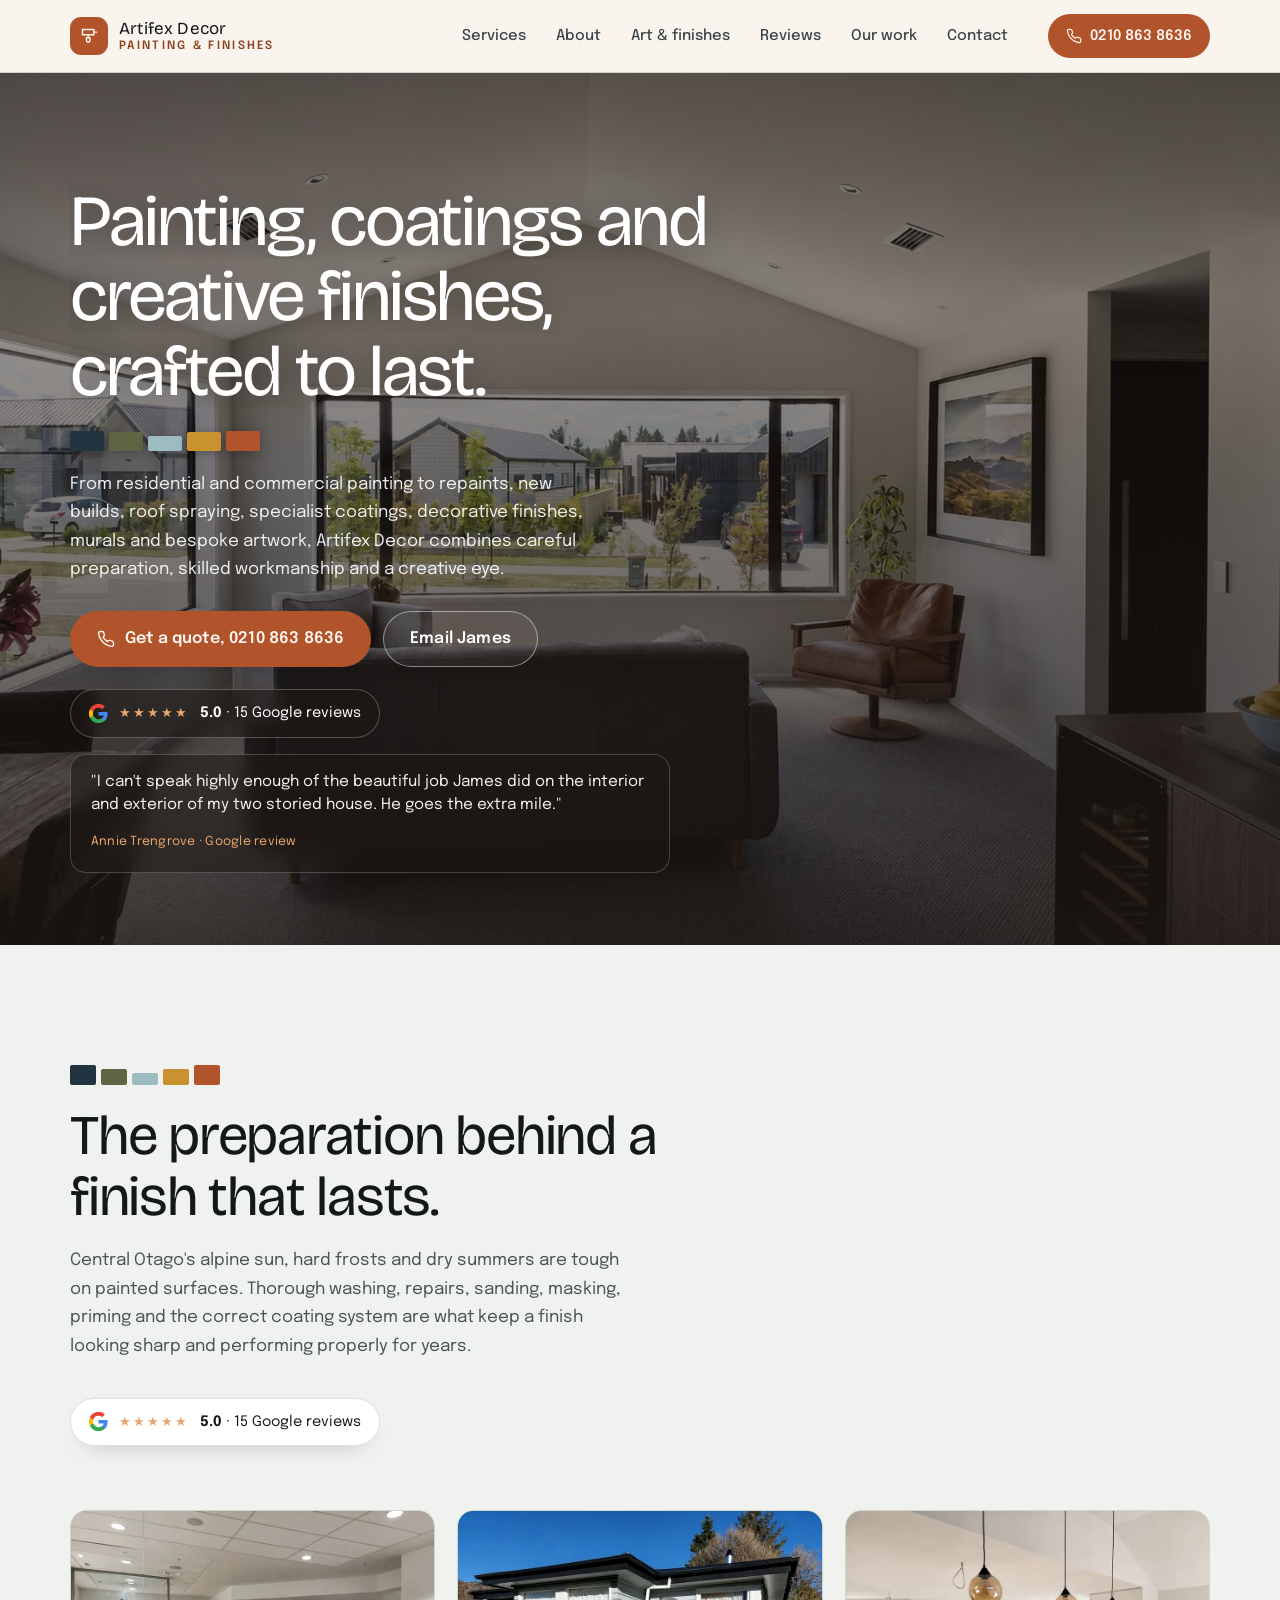
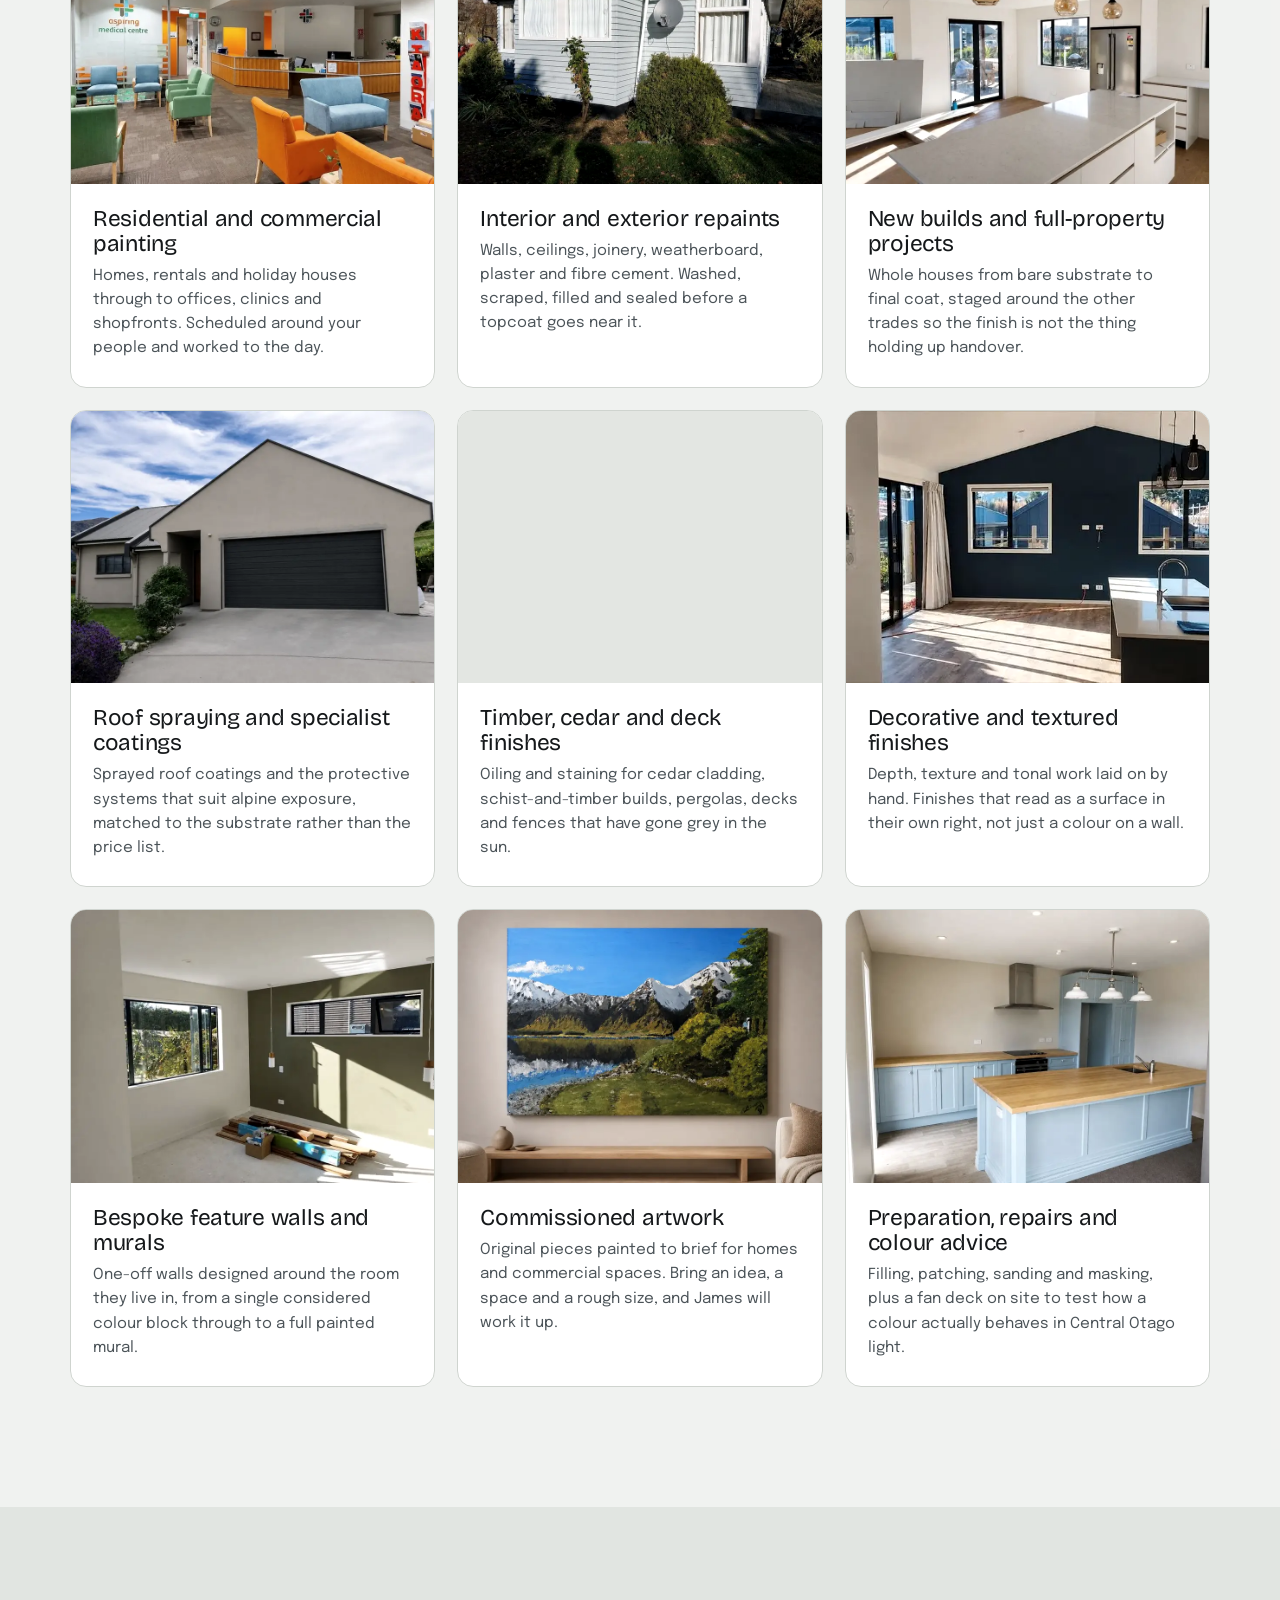
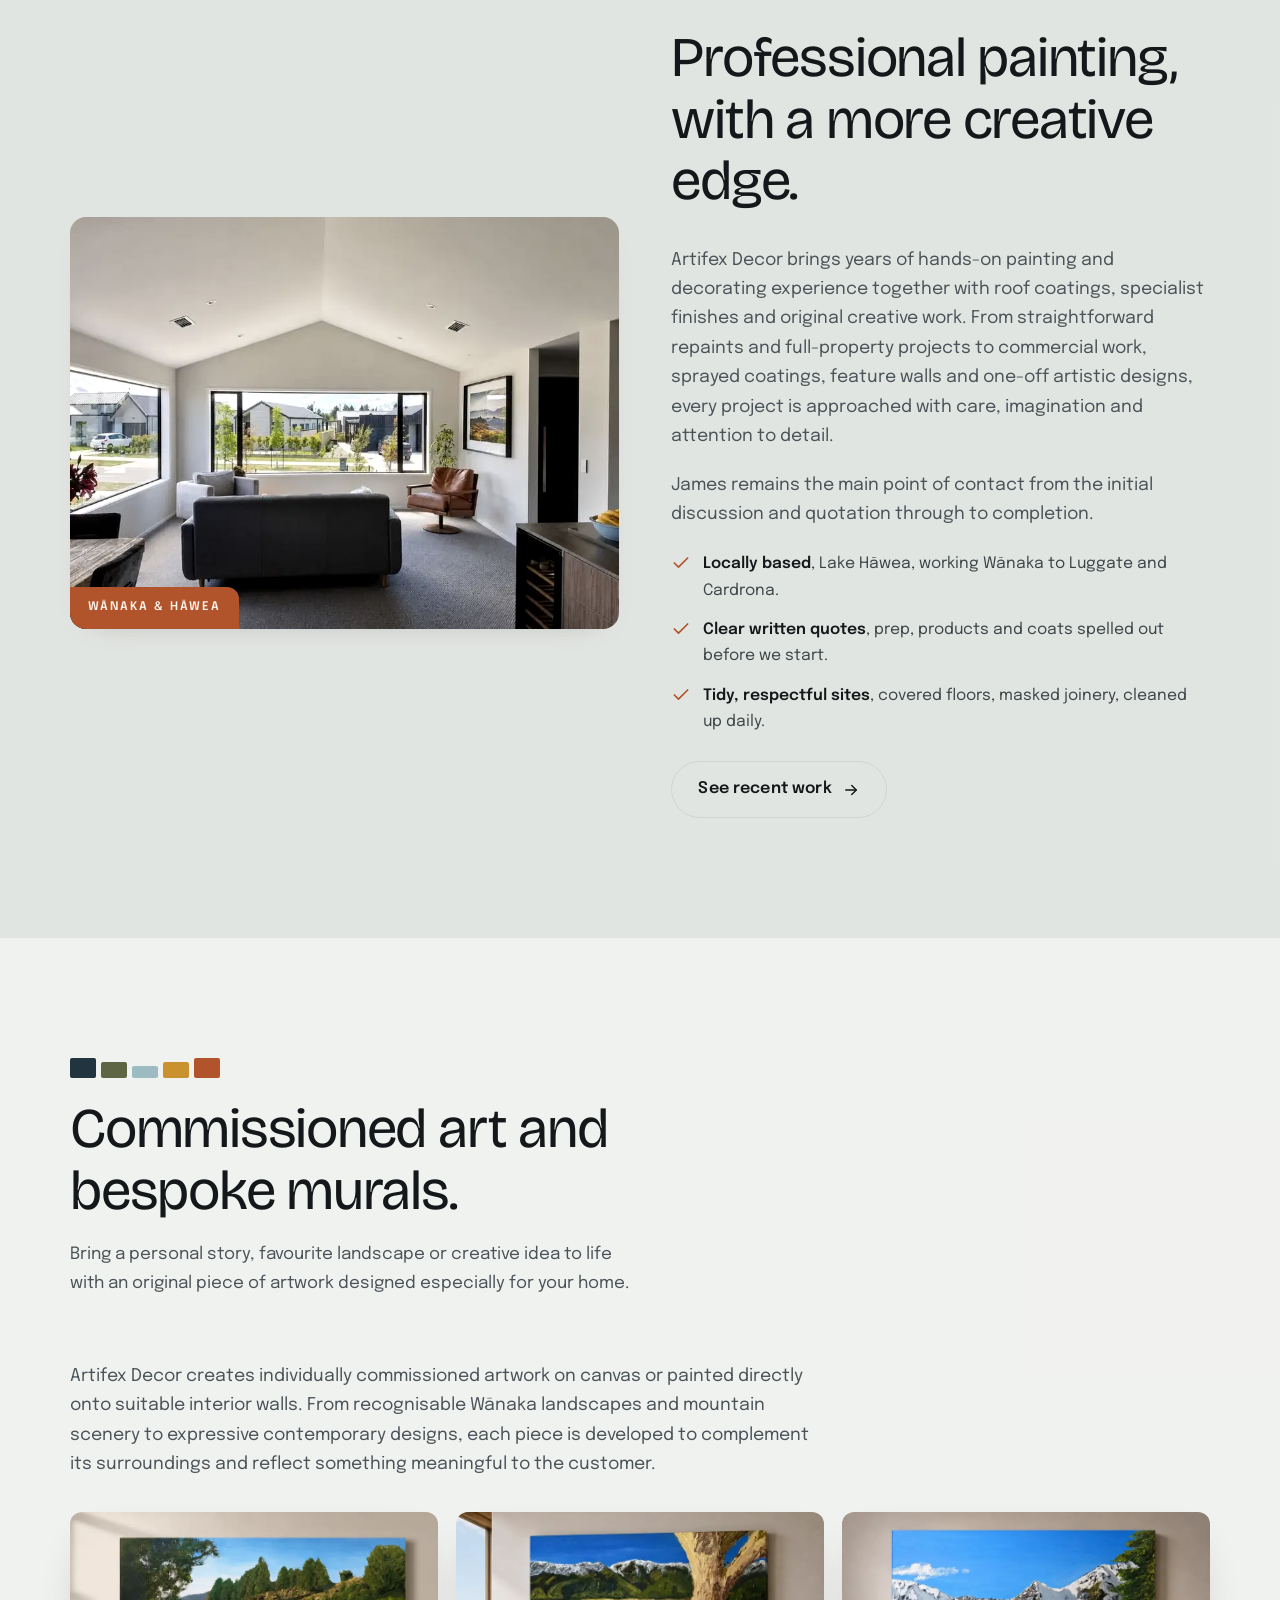
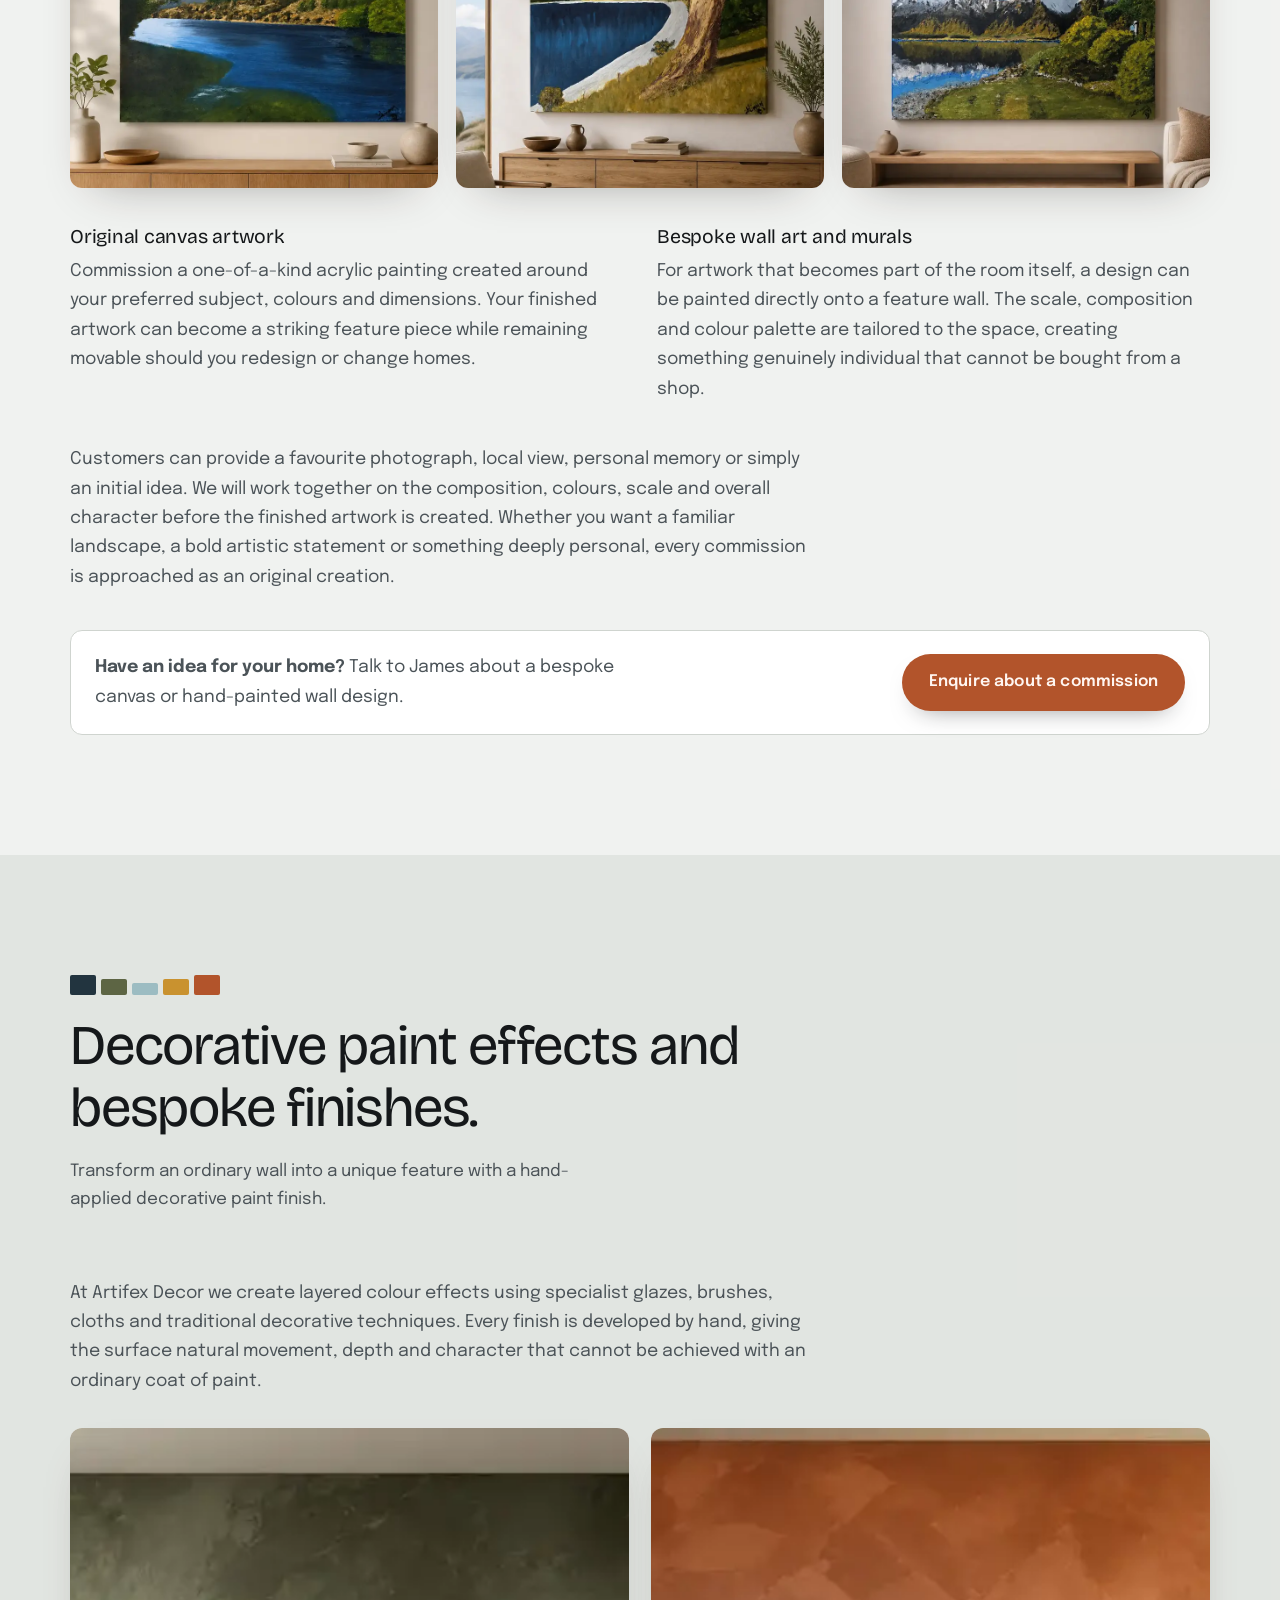
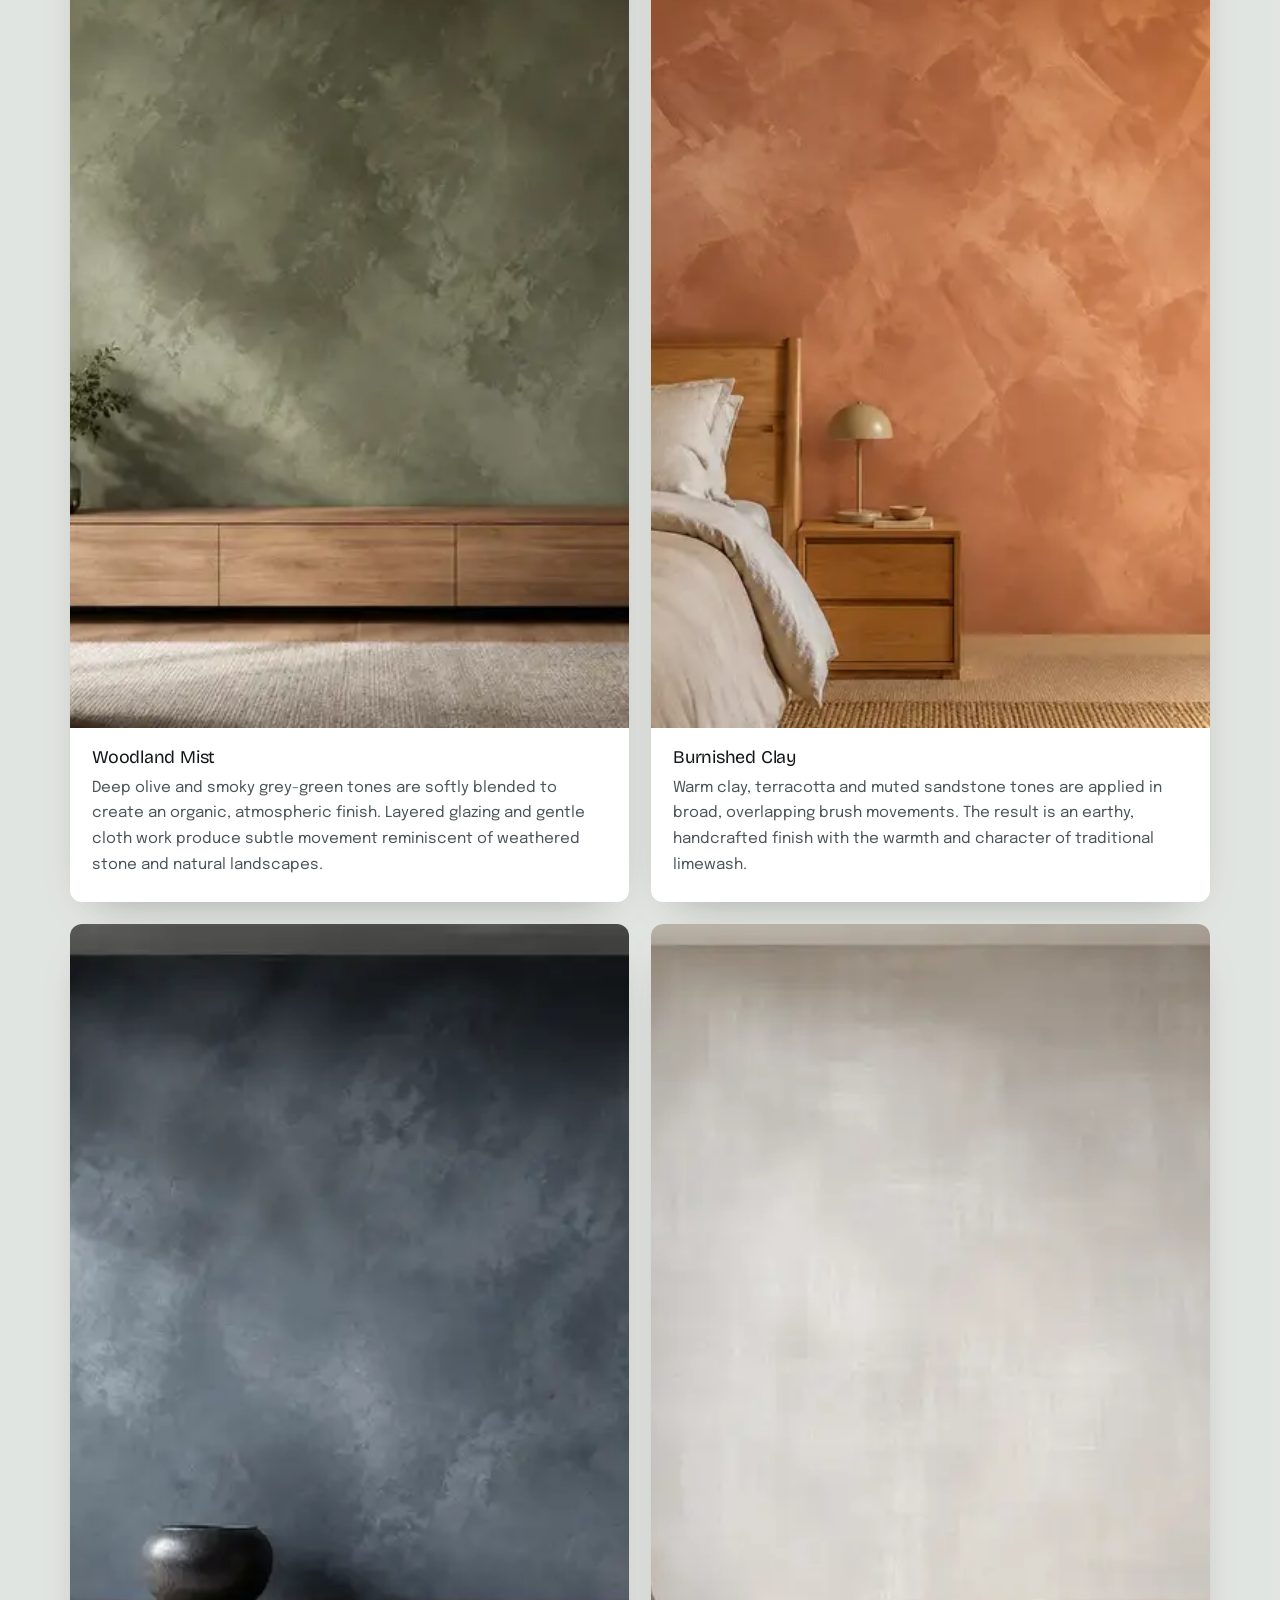
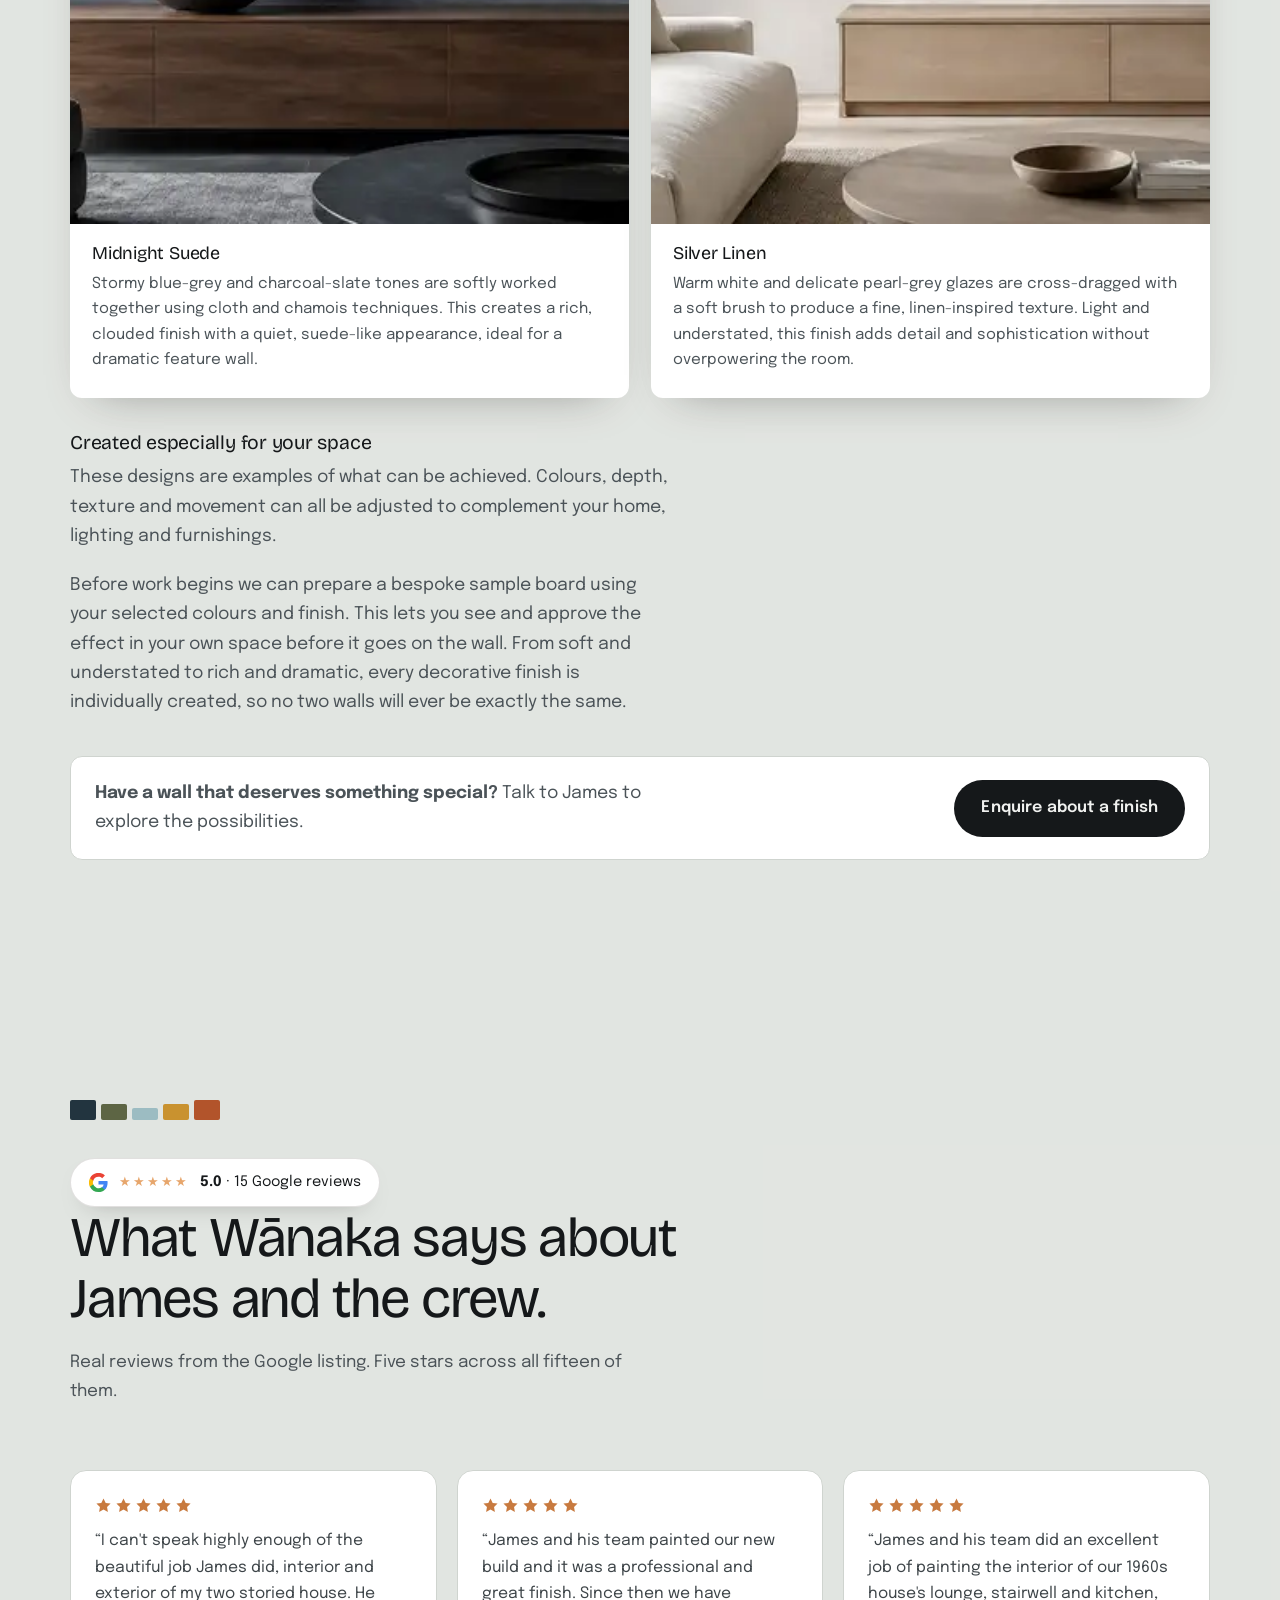
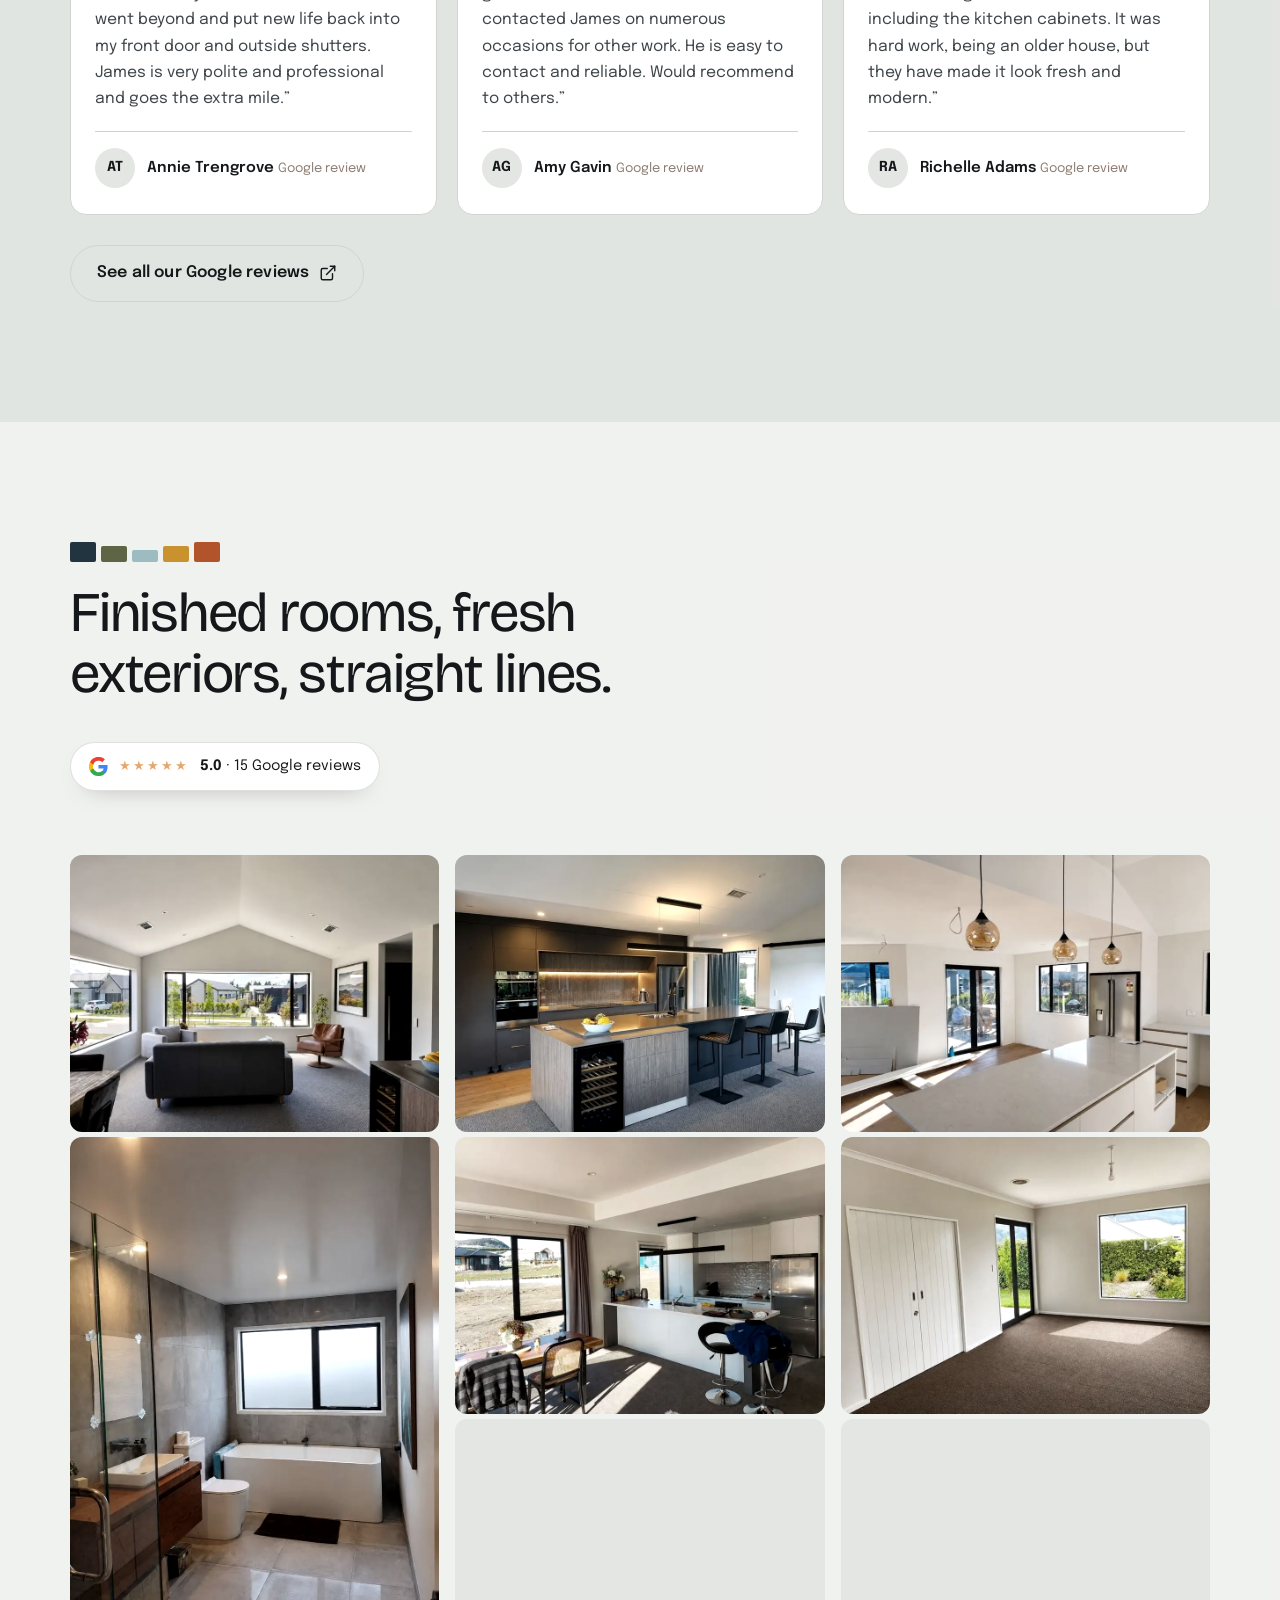
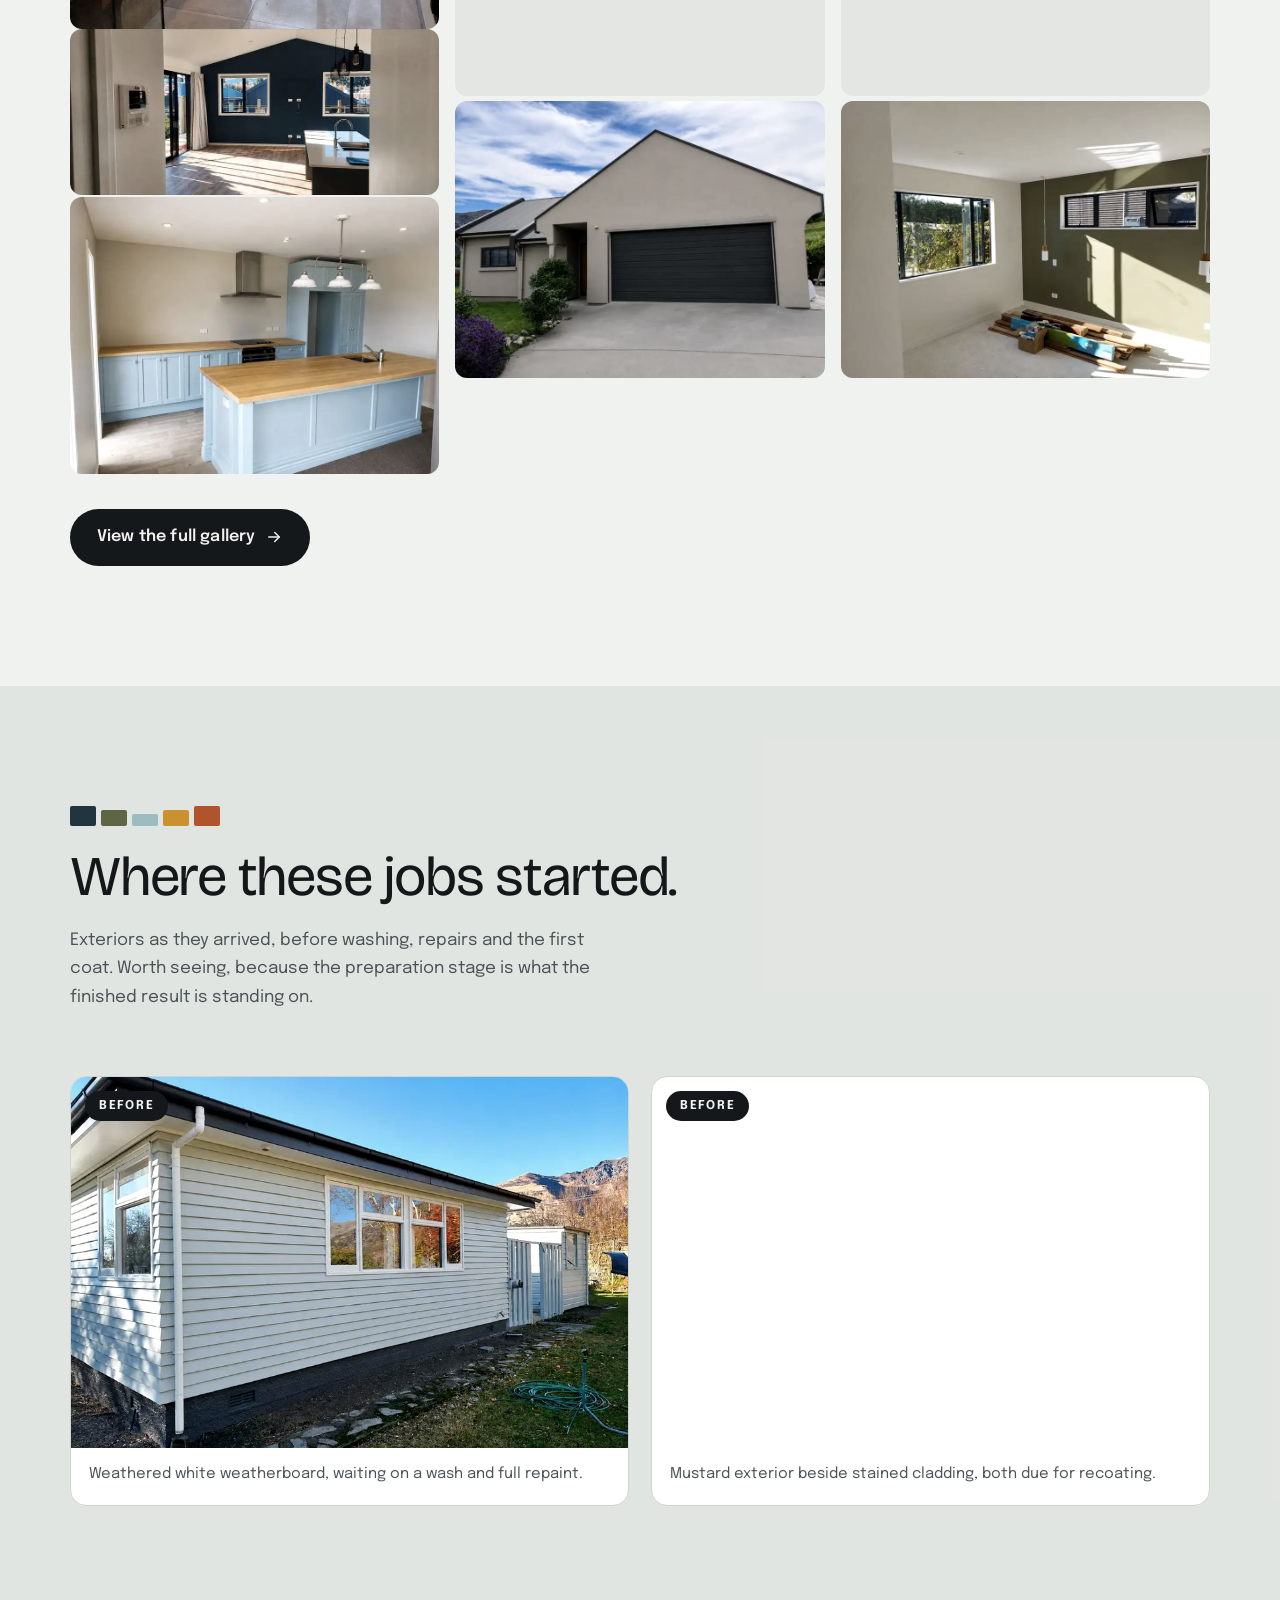
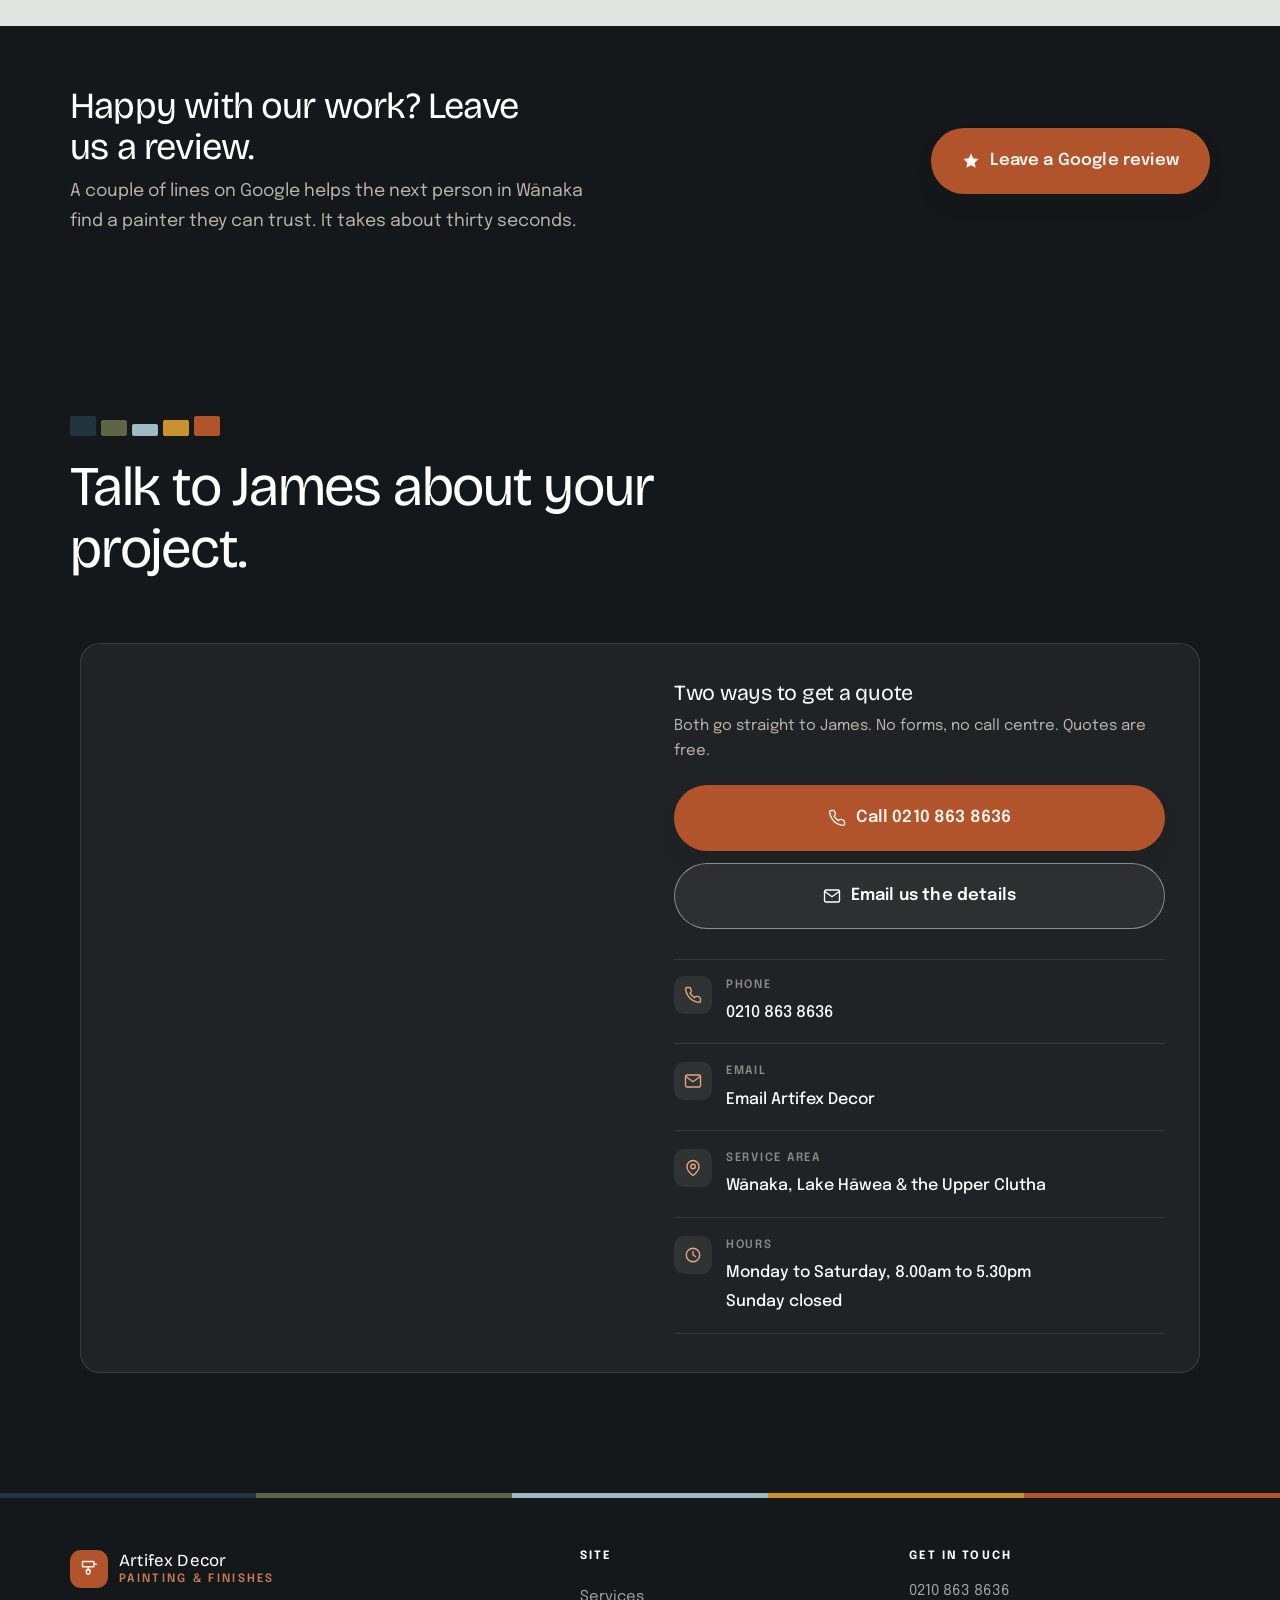
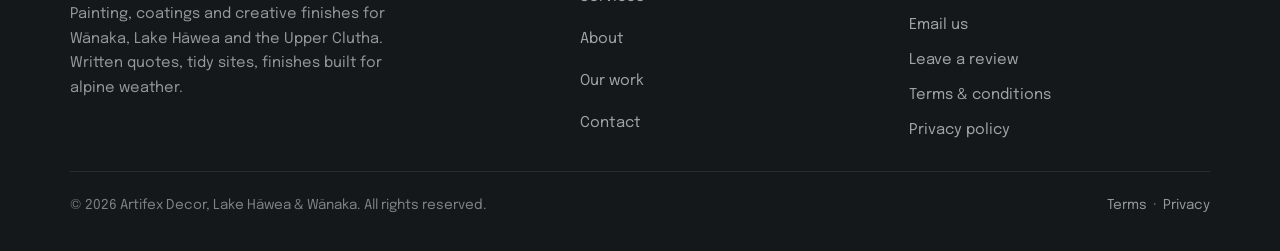
<file: index.html>
<!DOCTYPE html>
<html lang="en-NZ">
<head>
<meta charset="utf-8">
<meta name="viewport" content="width=device-width, initial-scale=1">
<!-- Google tag (gtag.js) -->
<script async src="https://www.googletagmanager.com/gtag/js?id=G-BLH64HX1G5"></script>
<script>
  window.dataLayer = window.dataLayer || [];
  function gtag(){dataLayer.push(arguments);}
  gtag('js', new Date());
  gtag('config', 'G-BLH64HX1G5');
</script>
<title data-cms="index.meta.title" data-cms-type="text">Artifex Decor | Painting &amp; Finishes, Wānaka</title>
<meta data-cms="index.meta.description" data-cms-type="attr:content" name="description" content="Artifex Decor, painting, coatings and creative finishes for Wānaka, Lake Hāwea and the Upper Clutha. Repaints, new builds, roof spraying, decorative finishes and bespoke artwork. Call James on 0210 863 8636.">
<meta name="theme-color" content="#15181A">
<link rel="canonical" href="https://www.artifexdecor.co.nz/">
<meta property="og:type" content="website">
<meta property="og:title" content="Artifex Decor | Painting &amp; Finishes, Wānaka">
<meta property="og:description" content="Interior and exterior repaints for Wānaka, Lake Hāwea and the Upper Clutha. Written quotes, tidy sites, finishes built for alpine weather.">
<meta property="og:image" content="img/hero-lounge.jpg">
<meta name="twitter:card" content="summary_large_image">
<link rel="icon" href="favicon.svg" type="image/svg+xml">
<link rel="apple-touch-icon" href="favicon.svg">
<link rel="preconnect" href="https://fonts.googleapis.com">
<link rel="preconnect" href="https://fonts.gstatic.com" crossorigin>
<link href="https://fonts.googleapis.com/css2?family=Bricolage+Grotesque:opsz,wght@12..96,600;12..96,700;12..96,800&family=Epilogue:wght@300;400;500;600;700&display=swap" rel="stylesheet">
<link rel="preload" as="image" imagesrcset="img/hero-lounge-m.webp 840w, img/hero-lounge.jpg 1900w" imagesizes="100vw" fetchpriority="high">
<link rel="stylesheet" href="assets/style.css">
<script type="application/ld+json">
{
  "@context":"https://schema.org",
  "@type":"HousePainter",
  "name":"Artifex Decor",
  "telephone":"+64 210 863 8636",
  "areaServed":["Wānaka","Lake Hāwea","Albert Town","Luggate","Cardrona","Upper Clutha"],
  "address":{"@type":"PostalAddress","addressLocality":"Lake Hāwea","addressRegion":"Otago","addressCountry":"NZ"},
  "openingHours":"Mo-Sa 08:00-17:30"
}
</script>
</head>
<body>

<!-- opening animation -->
<div id="intro" aria-hidden="true">
  <div data-cms="index.intro.div_1" data-cms-type="text" class="mark">Artifex Decor<span>Painting &amp; Finishes</span></div>
</div>

<!-- nav -->
<header class="nav">
  <div class="wrap nav__in">
    <a class="brand" href="index.html" aria-label="Artifex Decor home">
      <span class="brand__mark" aria-hidden="true">
        <svg viewBox="0 0 24 24" fill="none" stroke="currentColor" stroke-width="1.7" stroke-linecap="round" stroke-linejoin="round"><path d="M4 4h13v6H4z"/><path d="M10.5 10v3.5"/><path d="M8.5 13.5h4v3a2 2 0 0 1-2 2 2 2 0 0 1-2-2z"/><path d="M17 7h3"/></svg>
      </span>
      <span class="brand__txt">
        <span data-cms="index.header.span_1" data-cms-type="text" class="brand__name">Artifex Decor</span>
        <span data-cms="index.header.span_2" data-cms-type="text" class="brand__sub">Painting &amp; Finishes</span>
      </span>
    </a>
    <nav class="nav__links" aria-label="Primary">
      <a data-cms="index.header.a_1" data-cms-type="text" href="#services">Services</a>
      <a data-cms="index.header.a_2" data-cms-type="text" href="#about">About</a>
      <a data-cms="index.header.a_3" data-cms-type="text" href="#art">Art &amp; finishes</a>
      <a data-cms="index.header.a_4" data-cms-type="text" href="#reviews">Reviews</a>
      <a data-cms="index.header.a_5" data-cms-type="text" href="gallery.html">Our work</a>
      <a data-cms="index.header.a_6" data-cms-type="text" href="#contact">Contact</a>
    </nav>
    <a class="nav__call" href="tel:+642108638636">
      <svg viewBox="0 0 24 24" fill="none" stroke="currentColor" stroke-width="1.8" stroke-linecap="round" stroke-linejoin="round" aria-hidden="true"><path d="M22 16.9v3a2 2 0 0 1-2.2 2 19.8 19.8 0 0 1-8.6-3.1 19.5 19.5 0 0 1-6-6A19.8 19.8 0 0 1 2.1 4.2 2 2 0 0 1 4.1 2h3a2 2 0 0 1 2 1.7c.1.9.3 1.8.6 2.6a2 2 0 0 1-.5 2.1L8.1 9.5a16 16 0 0 0 6 6l1.1-1.1a2 2 0 0 1 2.1-.5c.8.3 1.7.5 2.6.6a2 2 0 0 1 1.7 2z"/></svg>
      <span data-cms="index.header.span_3" data-cms-type="text" class="lbl">0210 863 8636</span>
    </a>
    <button class="burger" type="button" aria-label="Menu" aria-expanded="false"><span></span><span></span><span></span></button>
  </div>
</header>

<!-- mobile drawer -->
<div class="drawer" id="drawer">
  <a data-cms="index.drawer.a_1" data-cms-type="text" href="#services">Services</a>
  <a data-cms="index.drawer.a_2" data-cms-type="text" href="#about">About</a>
  <a data-cms="index.drawer.a_3" data-cms-type="text" href="#art">Art &amp; finishes</a>
  <a data-cms="index.drawer.a_4" data-cms-type="text" href="#reviews">Reviews</a>
  <a data-cms="index.drawer.a_5" data-cms-type="text" href="gallery.html">Our work</a>
  <a data-cms="index.drawer.a_6" data-cms-type="text" href="#contact">Contact</a>
  <div class="drawer__btns">
    <a data-cms="index.drawer.a_7" data-cms-type="text" data-cms-href="1" class="btn btn--clay btn--lg" href="tel:+642108638636">Call 0210 863 8636</a>
    <a data-cms="index.drawer.a_8" data-cms-type="text" class="btn btn--ghost btn--lg" href="#contact">Get a quote</a>
  </div>
</div>

<!-- hero -->
<section class="hero" id="top">
  <div class="hero__slides" aria-hidden="true">
    <div class="hero__slide on">
      <img data-cms="index.top.img_1" data-cms-type="image" src="img/hero-lounge.jpg" srcset="img/hero-lounge-m.webp 840w, img/hero-lounge.jpg 1900w" sizes="100vw" alt="Repainted lounge with a vaulted ceiling and full height windows" width="1900" height="1425" fetchpriority="high" decoding="async">
    </div>
    <div class="hero__slide">
      <img data-cms="index.top.img_2" data-cms-type="image" src="img/hero-kitchen-charcoal.jpg" srcset="img/hero-kitchen-charcoal-m.webp 840w, img/hero-kitchen-charcoal.jpg 1900w" sizes="100vw" alt="Charcoal kitchen cabinetry finished with a timber island" width="1900" height="1425" loading="lazy" decoding="async">
    </div>
    <div class="hero__slide">
      <img data-cms="index.top.img_3" data-cms-type="image" src="img/hero-kitchen-white.jpg" srcset="img/hero-kitchen-white-m.webp 840w, img/hero-kitchen-white.jpg 1900w" sizes="100vw" alt="White kitchen and dining space in afternoon sun" width="1900" height="1425" loading="lazy" decoding="async">
    </div>
    <div class="hero__slide">
      <img data-cms="index.top.img_4" data-cms-type="image" src="img/hero-kitchen-pendants.jpg" srcset="img/hero-kitchen-pendants-m.webp 840w, img/hero-kitchen-pendants.jpg 1900w" sizes="100vw" alt="Open plan kitchen under pendant lights, freshly painted" width="1900" height="1425" loading="lazy" decoding="async">
    </div>
    <div class="hero__slide">
      <img data-cms="index.top.img_5" data-cms-type="image" src="img/hero-kitchen-blue.jpg" srcset="img/hero-kitchen-blue-m.webp 840w, img/hero-kitchen-blue.jpg 1900w" sizes="100vw" alt="Duck egg blue cabinetry hand painted with a timber benchtop" width="1900" height="1425" loading="lazy" decoding="async">
    </div>
  </div>

  <div class="wrap hero__in">
    <h1><span class="ln"><span data-cms="index.top.span_1" data-cms-type="text">Painting, coatings and</span></span><span class="ln"><span data-cms="index.top.span_2" data-cms-type="text">creative finishes,</span></span><span class="ln"><span data-cms="index.top.span_3" data-cms-type="text">crafted to last.</span></span></h1>
    <ul class="fandeck fandeck--hero" aria-hidden="true"><li></li><li></li><li></li><li></li><li></li></ul>
    <p data-cms="index.top.p_1" data-cms-type="text" class="hero__sub">From residential and commercial painting to repaints, new builds, roof spraying, specialist coatings, decorative finishes, murals and bespoke artwork, Artifex Decor combines careful preparation, skilled workmanship and a creative eye.</p>
    <div class="hero__ctas">
      <a data-cms="index.top.a_1" data-cms-type="textnodes" data-cms-href="1" class="btn btn--clay" href="tel:+642108638636">
        <svg viewBox="0 0 24 24" fill="none" stroke="currentColor" stroke-width="1.8" stroke-linecap="round" stroke-linejoin="round" aria-hidden="true"><path d="M22 16.9v3a2 2 0 0 1-2.2 2 19.8 19.8 0 0 1-8.6-3.1 19.5 19.5 0 0 1-6-6A19.8 19.8 0 0 1 2.1 4.2 2 2 0 0 1 4.1 2h3a2 2 0 0 1 2 1.7c.1.9.3 1.8.6 2.6a2 2 0 0 1-.5 2.1L8.1 9.5a16 16 0 0 0 6 6l1.1-1.1a2 2 0 0 1 2.1-.5c.8.3 1.7.5 2.6.6a2 2 0 0 1 1.7 2z"/></svg>
        Get a quote, 0210 863 8636
      </a>
      <a data-cms="index.top.a_2" data-cms-type="text" class="btn btn--ghost" href="#contact">Email James</a>
    </div>

    <a class="gbadge" href="#reviews">
      <svg class="gmark" viewBox="0 0 24 24" aria-hidden="true"><path fill="#4285F4" d="M23.5 12.3c0-.8-.1-1.6-.2-2.3H12v4.5h6.5a5.6 5.6 0 0 1-2.4 3.7v3h3.9c2.3-2.1 3.5-5.2 3.5-8.9z"/><path fill="#34A853" d="M12 24c3.2 0 6-1.1 8-2.9l-3.9-3a7.2 7.2 0 0 1-10.8-3.8H1.2v3.1A12 12 0 0 0 12 24z"/><path fill="#FBBC05" d="M5.3 14.3a7.2 7.2 0 0 1 0-4.6V6.6H1.2a12 12 0 0 0 0 10.8z"/><path fill="#EA4335" d="M12 4.7c1.8 0 3.4.6 4.6 1.8l3.5-3.5A12 12 0 0 0 1.2 6.6l4.1 3.1A7.2 7.2 0 0 1 12 4.7z"/></svg>
      <span data-cms="index.top.span_4" data-cms-type="text" class="gstars" aria-hidden="true">★★★★★</span>
      <span data-cms="index.top.span_5" data-cms-type="text"><b>5.0</b> &middot; 15 Google reviews</span>
    </a>

    <div class="rotq" id="rotq" aria-live="polite">
      <p data-cms="index.rotq.p_1" data-cms-type="text" class="rotq__text" id="rotqText">"I can't speak highly enough of the beautiful job James did on the interior and exterior of my two storied house. He goes the extra mile."</p>
      <span data-cms="index.rotq.span_1" data-cms-type="text" class="rotq__who" id="rotqWho">Annie Trengrove &middot; Google review</span>
    </div>
  </div>
</section>

<!-- services -->
<section class="section section--bone" id="services">
  <div class="wrap">
    <div class="sec-head reveal">
      <ul class="fandeck" aria-hidden="true"><li></li><li></li><li></li><li></li><li></li></ul>
      <h2 data-cms="index.services.h2_1" data-cms-type="text">The preparation behind a finish that lasts.</h2>
      <p data-cms="index.services.p_1" data-cms-type="text" class="lede">Central Otago's alpine sun, hard frosts and dry summers are tough on painted surfaces. Thorough washing, repairs, sanding, masking, priming and the correct coating system are what keep a finish looking sharp and performing properly for years.</p>
      <a class="gbadge gbadge--light" href="#reviews">
        <svg class="gmark" viewBox="0 0 24 24" aria-hidden="true"><path fill="#4285F4" d="M23.5 12.3c0-.8-.1-1.6-.2-2.3H12v4.5h6.5a5.6 5.6 0 0 1-2.4 3.7v3h3.9c2.3-2.1 3.5-5.2 3.5-8.9z"/><path fill="#34A853" d="M12 24c3.2 0 6-1.1 8-2.9l-3.9-3a7.2 7.2 0 0 1-10.8-3.8H1.2v3.1A12 12 0 0 0 12 24z"/><path fill="#FBBC05" d="M5.3 14.3a7.2 7.2 0 0 1 0-4.6V6.6H1.2a12 12 0 0 0 0 10.8z"/><path fill="#EA4335" d="M12 4.7c1.8 0 3.4.6 4.6 1.8l3.5-3.5A12 12 0 0 0 1.2 6.6l4.1 3.1A7.2 7.2 0 0 1 12 4.7z"/></svg>
        <span data-cms="index.services.span_1" data-cms-type="text" class="gstars" aria-hidden="true">★★★★★</span>
        <span data-cms="index.services.span_2" data-cms-type="text"><b>5.0</b> &middot; 15 Google reviews</span>
      </a>
    </div>

    <div class="cards">
      <article style="--i:0" class="card reveal">
        <div class="card__img">
          <img data-cms="index.services.img_1" data-cms-type="image" src="img/svc-commercial.jpg" srcset="img/svc-commercial-m.webp 840w, img/svc-commercial.jpg 1100w" sizes="(min-width:960px) 33vw, (min-width:600px) 50vw, 100vw" alt="Freshly painted medical centre waiting room in orange and white" width="1100" height="825" loading="lazy" decoding="async">
        </div>
        <div class="card__body">
          <h3 data-cms="index.services.h3_1" data-cms-type="text">Residential and commercial painting</h3>
          <p data-cms="index.services.p_2" data-cms-type="text">Homes, rentals and holiday houses through to offices, clinics and shopfronts. Scheduled around your people and worked to the day.</p>
        </div>
      </article>

      <article style="--i:1" class="card reveal d1">
        <div class="card__img">
          <img data-cms="index.services.img_2" data-cms-type="image" src="img/svc-exterior.jpg" srcset="img/svc-exterior-m.webp 840w, img/svc-exterior.jpg 1100w" sizes="(min-width:960px) 33vw, (min-width:600px) 50vw, 100vw" alt="Repainted pale blue weatherboard bungalow with crisp white window trim" width="1100" height="825" loading="lazy" decoding="async">
        </div>
        <div class="card__body">
          <h3 data-cms="index.services.h3_2" data-cms-type="text">Interior and exterior repaints</h3>
          <p data-cms="index.services.p_3" data-cms-type="text">Walls, ceilings, joinery, weatherboard, plaster and fibre cement. Washed, scraped, filled and sealed before a topcoat goes near it.</p>
        </div>
      </article>

      <article style="--i:2" class="card reveal d2">
        <div class="card__img">
          <img data-cms="index.services.img_3" data-cms-type="image" src="img/work-kitchen-pendants.jpg" srcset="img/work-kitchen-pendants-m.webp 840w, img/work-kitchen-pendants.jpg 1100w" sizes="(min-width:960px) 33vw, (min-width:600px) 50vw, 100vw" alt="New kitchen interior painted in crisp white with amber pendant lights" width="1100" height="825" loading="lazy" decoding="async">
        </div>
        <div class="card__body">
          <h3 data-cms="index.services.h3_3" data-cms-type="text">New builds and full-property projects</h3>
          <p data-cms="index.services.p_4" data-cms-type="text">Whole houses from bare substrate to final coat, staged around the other trades so the finish is not the thing holding up handover.</p>
        </div>
      </article>

      <article style="--i:3" class="card reveal">
        <div class="card__img">
          <img data-cms="index.services.img_4" data-cms-type="image" src="img/hero-stucco.jpg" srcset="img/hero-stucco-m.webp 840w, img/hero-stucco.jpg 1100w" sizes="(min-width:960px) 33vw, (min-width:600px) 50vw, 100vw" alt="Repainted plaster home with fresh grey walls and a dark garage door" width="1100" height="825" loading="lazy" decoding="async">
        </div>
        <div class="card__body">
          <h3 data-cms="index.services.h3_4" data-cms-type="text">Roof spraying and specialist coatings</h3>
          <p data-cms="index.services.p_5" data-cms-type="text">Sprayed roof coatings and the protective systems that suit alpine exposure, matched to the substrate rather than the price list.</p>
        </div>
      </article>

      <article style="--i:4" class="card reveal d1">
        <div class="card__img">
          <img data-cms="index.services.img_5" data-cms-type="image" src="img/hero-villa.jpg" srcset="img/hero-villa-m.webp 840w, img/hero-villa.jpg 1100w" sizes="(min-width:960px) 33vw, (min-width:600px) 50vw, 100vw" alt="Freshly repainted villa with a full length veranda and solar panels" width="1100" height="825" loading="lazy" decoding="async">
        </div>
        <div class="card__body">
          <h3 data-cms="index.services.h3_5" data-cms-type="text">Timber, cedar and deck finishes</h3>
          <p data-cms="index.services.p_6" data-cms-type="text">Oiling and staining for cedar cladding, schist-and-timber builds, pergolas, decks and fences that have gone grey in the sun.</p>
        </div>
      </article>

      <article style="--i:5" class="card reveal d2">
        <div class="card__img">
          <img data-cms="index.services.img_6" data-cms-type="image" src="img/svc-interior.jpg" srcset="img/svc-interior-m.webp 840w, img/svc-interior.jpg 1100w" sizes="(min-width:960px) 33vw, (min-width:600px) 50vw, 100vw" alt="Deep navy feature wall painted in an open plan living room" width="1100" height="825" loading="lazy" decoding="async">
        </div>
        <div class="card__body">
          <h3 data-cms="index.services.h3_6" data-cms-type="text">Decorative and textured finishes</h3>
          <p data-cms="index.services.p_7" data-cms-type="text">Depth, texture and tonal work laid on by hand. Finishes that read as a surface in their own right, not just a colour on a wall.</p>
        </div>
      </article>

      <article style="--i:6" class="card reveal">
        <div class="card__img">
          <img data-cms="index.services.img_7" data-cms-type="image" src="img/svc-prep.jpg" srcset="img/svc-prep-m.webp 840w, img/svc-prep.jpg 1100w" sizes="(min-width:960px) 33vw, (min-width:600px) 50vw, 100vw" alt="Olive feature wall mid job with timber and materials staged on the floor" width="1100" height="825" loading="lazy" decoding="async">
        </div>
        <div class="card__body">
          <h3 data-cms="index.services.h3_7" data-cms-type="text">Bespoke feature walls and murals</h3>
          <p data-cms="index.services.p_8" data-cms-type="text">One-off walls designed around the room they live in, from a single considered colour block through to a full painted mural.</p>
        </div>
      </article>

      <article style="--i:7" class="card reveal d1">
        <div class="card__img">
          <img data-cms="index.services.img_8" data-cms-type="image" src="img/art-alpine-lake.webp" srcset="img/art-alpine-lake-m.webp 840w, img/art-alpine-lake.webp 1200w" sizes="(min-width:960px) 33vw, (min-width:600px) 50vw, 100vw" alt="Commissioned canvas of snow-capped peaks reflected in an alpine lake" width="1200" height="900" loading="lazy" decoding="async">
        </div>
        <div class="card__body">
          <h3 data-cms="index.services.h3_8" data-cms-type="text">Commissioned artwork</h3>
          <p data-cms="index.services.p_9" data-cms-type="text">Original pieces painted to brief for homes and commercial spaces. Bring an idea, a space and a rough size, and James will work it up.</p>
        </div>
      </article>

      <article style="--i:8" class="card reveal d2">
        <div class="card__img">
          <img data-cms="index.services.img_9" data-cms-type="image" src="img/svc-colour.jpg" srcset="img/svc-colour-m.webp 840w, img/svc-colour.jpg 1100w" sizes="(min-width:960px) 33vw, (min-width:600px) 50vw, 100vw" alt="Kitchen cabinetry hand painted in a soft duck egg blue" width="1100" height="825" loading="lazy" decoding="async">
        </div>
        <div class="card__body">
          <h3 data-cms="index.services.h3_9" data-cms-type="text">Preparation, repairs and colour advice</h3>
          <p data-cms="index.services.p_10" data-cms-type="text">Filling, patching, sanding and masking, plus a fan deck on site to test how a colour actually behaves in Central Otago light.</p>
        </div>
      </article>
    </div>
  </div>
</section>

<!-- about -->
<section class="section section--bone2" id="about">
  <div class="wrap">
    <div class="split">
      <div class="figure reveal">
        <img data-cms="index.about.img_1" data-cms-type="image" src="img/about-lounge.jpg" srcset="img/about-lounge-m.webp 840w, img/about-lounge.jpg 1300w" sizes="(min-width:820px) 50vw, 100vw" alt="Finished lounge with fresh white walls and a big gable end window" width="1300" height="975" loading="lazy" decoding="async">
        <span data-cms="index.about.span_1" data-cms-type="text" class="figure__tag">Wānaka &amp; Hāwea</span>
      </div>
      <div class="reveal d1">
        <h2 data-cms="index.about.h2_1" data-cms-type="text">Professional painting, with a more creative edge.</h2>
        <p data-cms="index.about.p_1" data-cms-type="text">Artifex Decor brings years of hands-on painting and decorating experience together with roof coatings, specialist finishes and original creative work. From straightforward repaints and full-property projects to commercial work, sprayed coatings, feature walls and one-off artistic designs, every project is approached with care, imagination and attention to detail.</p>
        <p data-cms="index.about.p_2" data-cms-type="text">James remains the main point of contact from the initial discussion and quotation through to completion.</p>
        <ul class="checks">
          <li><svg viewBox="0 0 24 24" fill="none" stroke="currentColor" stroke-width="2" stroke-linecap="round" stroke-linejoin="round" aria-hidden="true"><path d="M20 6 9 17l-5-5"/></svg><span data-cms="index.about.span_2" data-cms-type="text"><b>Locally based</b>, Lake Hāwea, working Wānaka to Luggate and Cardrona.</span></li>
          <li><svg viewBox="0 0 24 24" fill="none" stroke="currentColor" stroke-width="2" stroke-linecap="round" stroke-linejoin="round" aria-hidden="true"><path d="M20 6 9 17l-5-5"/></svg><span data-cms="index.about.span_3" data-cms-type="text"><b>Clear written quotes</b>, prep, products and coats spelled out before we start.</span></li>
          <li><svg viewBox="0 0 24 24" fill="none" stroke="currentColor" stroke-width="2" stroke-linecap="round" stroke-linejoin="round" aria-hidden="true"><path d="M20 6 9 17l-5-5"/></svg><span data-cms="index.about.span_4" data-cms-type="text"><b>Tidy, respectful sites</b>, covered floors, masked joinery, cleaned up daily.</span></li>
        </ul>
        <a data-cms="index.about.a_1" data-cms-type="textnodes" class="btn btn--outline" href="gallery.html">See recent work
          <svg viewBox="0 0 24 24" fill="none" stroke="currentColor" stroke-width="1.9" stroke-linecap="round" stroke-linejoin="round" aria-hidden="true"><path d="M5 12h14"/><path d="m13 6 6 6-6 6"/></svg>
        </a>
      </div>
    </div>
  </div>
</section>

<!-- commissioned art -->
<section class="section section--bone" id="art">
  <div class="wrap">
    <div class="sec-head reveal">
      <ul class="fandeck" aria-hidden="true"><li></li><li></li><li></li><li></li><li></li></ul>
      <h2 data-cms="index.art.h2_1" data-cms-type="text">Commissioned art and bespoke murals.</h2>
      <p data-cms="index.art.p_1" data-cms-type="text" class="lede">Bring a personal story, favourite landscape or creative idea to life with an original piece of artwork designed especially for your home.</p>
    </div>
    <p data-cms="index.art.p_2" data-cms-type="text" class="artintro reveal">Artifex Decor creates individually commissioned artwork on canvas or painted directly onto suitable interior walls. From recognisable W&#257;naka landscapes and mountain scenery to expressive contemporary designs, each piece is developed to complement its surroundings and reflect something meaningful to the customer.</p>

    <div class="artgrid reveal">
      <figure><img data-cms="index.art.img_1" data-cms-type="image" src="img/art-lake-willow.webp" srcset="img/art-lake-willow-m.webp 840w, img/art-lake-willow.webp 1200w" sizes="(min-width:960px) 33vw, 100vw" alt="Commissioned canvas of a willow-lined lake edge hung above a timber sideboard" width="1200" height="900" loading="lazy" decoding="async"></figure>
      <figure><img data-cms="index.art.img_2" data-cms-type="image" src="img/art-lake-tree.webp" srcset="img/art-lake-tree-m.webp 840w, img/art-lake-tree.webp 1200w" sizes="(min-width:960px) 33vw, 100vw" alt="Commissioned canvas of a lake shore and old tree, displayed at scale in a living room" width="1200" height="960" loading="lazy" decoding="async"></figure>
      <figure><img data-cms="index.art.img_3" data-cms-type="image" src="img/art-alpine-lake.webp" srcset="img/art-alpine-lake-m.webp 840w, img/art-alpine-lake.webp 1200w" sizes="(min-width:960px) 33vw, 100vw" alt="Commissioned canvas of snow-capped peaks reflected in an alpine lake" width="1200" height="900" loading="lazy" decoding="async"></figure>
    </div>

    <div class="artcols">
      <div class="artcol reveal">
        <h3 data-cms="index.art.h3_1" data-cms-type="text">Original canvas artwork</h3>
        <p data-cms="index.art.p_3" data-cms-type="text">Commission a one-of-a-kind acrylic painting created around your preferred subject, colours and dimensions. Your finished artwork can become a striking feature piece while remaining movable should you redesign or change homes.</p>
      </div>
      <div class="artcol reveal d1">
        <h3 data-cms="index.art.h3_2" data-cms-type="text">Bespoke wall art and murals</h3>
        <p data-cms="index.art.p_4" data-cms-type="text">For artwork that becomes part of the room itself, a design can be painted directly onto a feature wall. The scale, composition and colour palette are tailored to the space, creating something genuinely individual that cannot be bought from a shop.</p>
      </div>
    </div>

    <p data-cms="index.art.p_5" data-cms-type="text" class="artintro reveal">Customers can provide a favourite photograph, local view, personal memory or simply an initial idea. We will work together on the composition, colours, scale and overall character before the finished artwork is created. Whether you want a familiar landscape, a bold artistic statement or something deeply personal, every commission is approached as an original creation.</p>

    <div class="artcta reveal">
      <p data-cms="index.art.p_6" data-cms-type="text"><strong>Have an idea for your home?</strong> Talk to James about a bespoke canvas or hand-painted wall design.</p>
      <a data-cms="index.art.a_1" data-cms-type="text" class="btn btn--clay" href="#" data-gmail data-user="artifexdecors" data-domain="gmail.com" data-su="Commissioned%20artwork%20enquiry" data-body="Hi%20James%2C%0A%0AI%27d%20like%20to%20talk%20about%20a%20commissioned%20piece.%0A%0ASubject%20or%20idea%3A%0ARoom%20it%20is%20for%3A%0ARough%20size%3A%0A%0AThanks%2C%0A">Enquire about a commission</a>
    </div>
  </div>
</section>

<!-- decorative finishes -->
<section class="section section--bone2" id="finishes">
  <div class="wrap">
    <div class="sec-head reveal">
      <ul class="fandeck" aria-hidden="true"><li></li><li></li><li></li><li></li><li></li></ul>
      <h2 data-cms="index.finishes.h2_1" data-cms-type="text">Decorative paint effects and bespoke finishes.</h2>
      <p data-cms="index.finishes.p_1" data-cms-type="text" class="lede">Transform an ordinary wall into a unique feature with a hand-applied decorative paint finish.</p>
    </div>
    <p data-cms="index.finishes.p_2" data-cms-type="text" class="artintro reveal">At Artifex Decor we create layered colour effects using specialist glazes, brushes, cloths and traditional decorative techniques. Every finish is developed by hand, giving the surface natural movement, depth and character that cannot be achieved with an ordinary coat of paint.</p>

    <div class="fingrid">
      <figure class="fincard reveal">
        <img data-cms="index.finishes.img_1" data-cms-type="image" src="img/fin-woodland-mist.webp" srcset="img/fin-woodland-mist-m.webp 840w, img/fin-woodland-mist.webp 1200w" sizes="(min-width:820px) 50vw, 100vw" alt="Woodland Mist finish in blended olive and grey-green tones on a living room wall" width="1200" height="900" loading="lazy" decoding="async">
        <figcaption><h3 data-cms="index.finishes.h3_1" data-cms-type="text">Woodland Mist</h3><p data-cms="index.finishes.p_3" data-cms-type="text">Deep olive and smoky grey-green tones are softly blended to create an organic, atmospheric finish. Layered glazing and gentle cloth work produce subtle movement reminiscent of weathered stone and natural landscapes.</p></figcaption>
      </figure>
      <figure class="fincard reveal d1">
        <img data-cms="index.finishes.img_2" data-cms-type="image" src="img/fin-burnished-clay.webp" srcset="img/fin-burnished-clay-m.webp 840w, img/fin-burnished-clay.webp 1200w" sizes="(min-width:820px) 50vw, 100vw" alt="Burnished Clay finish in warm terracotta tones behind a bed" width="1200" height="900" loading="lazy" decoding="async">
        <figcaption><h3 data-cms="index.finishes.h3_2" data-cms-type="text">Burnished Clay</h3><p data-cms="index.finishes.p_4" data-cms-type="text">Warm clay, terracotta and muted sandstone tones are applied in broad, overlapping brush movements. The result is an earthy, handcrafted finish with the warmth and character of traditional limewash.</p></figcaption>
      </figure>
      <figure class="fincard reveal">
        <img data-cms="index.finishes.img_3" data-cms-type="image" src="img/fin-midnight-suede.webp" srcset="img/fin-midnight-suede-m.webp 840w, img/fin-midnight-suede.webp 1200w" sizes="(min-width:820px) 50vw, 100vw" alt="Midnight Suede finish in stormy blue-grey and charcoal tones" width="1200" height="900" loading="lazy" decoding="async">
        <figcaption><h3 data-cms="index.finishes.h3_3" data-cms-type="text">Midnight Suede</h3><p data-cms="index.finishes.p_5" data-cms-type="text">Stormy blue-grey and charcoal-slate tones are softly worked together using cloth and chamois techniques. This creates a rich, clouded finish with a quiet, suede-like appearance, ideal for a dramatic feature wall.</p></figcaption>
      </figure>
      <figure class="fincard reveal d1">
        <img data-cms="index.finishes.img_4" data-cms-type="image" src="img/fin-silver-linen.webp" srcset="img/fin-silver-linen-m.webp 840w, img/fin-silver-linen.webp 1200w" sizes="(min-width:820px) 50vw, 100vw" alt="Silver Linen finish in warm white and pearl grey with a fine linen texture" width="1200" height="900" loading="lazy" decoding="async">
        <figcaption><h3 data-cms="index.finishes.h3_4" data-cms-type="text">Silver Linen</h3><p data-cms="index.finishes.p_6" data-cms-type="text">Warm white and delicate pearl-grey glazes are cross-dragged with a soft brush to produce a fine, linen-inspired texture. Light and understated, this finish adds detail and sophistication without overpowering the room.</p></figcaption>
      </figure>
    </div>

    <div class="artcol reveal" style="margin-top:34px">
      <h3 data-cms="index.finishes.h3_5" data-cms-type="text">Created especially for your space</h3>
      <p data-cms="index.finishes.p_7" data-cms-type="text">These designs are examples of what can be achieved. Colours, depth, texture and movement can all be adjusted to complement your home, lighting and furnishings.</p>
      <p data-cms="index.finishes.p_8" data-cms-type="text">Before work begins we can prepare a bespoke sample board using your selected colours and finish. This lets you see and approve the effect in your own space before it goes on the wall. From soft and understated to rich and dramatic, every decorative finish is individually created, so no two walls will ever be exactly the same.</p>
    </div>

    <div class="artcta reveal">
      <p data-cms="index.finishes.p_9" data-cms-type="text"><strong>Have a wall that deserves something special?</strong> Talk to James to explore the possibilities.</p>
      <a data-cms="index.finishes.a_1" data-cms-type="text" class="btn btn--ink" href="#" data-gmail data-user="artifexdecors" data-domain="gmail.com" data-su="Decorative%20finish%20enquiry" data-body="Hi%20James%2C%0A%0AI%27d%20like%20to%20talk%20about%20a%20decorative%20finish.%0A%0AFinish%20I%20like%3A%0ARoom%20it%20is%20for%3A%0A%0AThanks%2C%0A">Enquire about a finish</a>
    </div>
  </div>
</section>

<!-- reviews -->
<section class="section section--bone2" id="reviews">
  <div class="wrap">
    <div class="sec-head reveal">
      <ul class="fandeck" aria-hidden="true"><li></li><li></li><li></li><li></li><li></li></ul>
      <a class="gbadge gbadge--light" href="https://www.google.com/maps/search/?api=1&query=Everest%20Painters%20Lake%20Hawea%20Wanaka" target="_blank" rel="noopener">
        <svg class="gmark" viewBox="0 0 24 24" aria-hidden="true"><path fill="#4285F4" d="M23.5 12.3c0-.8-.1-1.6-.2-2.3H12v4.5h6.5a5.6 5.6 0 0 1-2.4 3.7v3h3.9c2.3-2.1 3.5-5.2 3.5-8.9z"/><path fill="#34A853" d="M12 24c3.2 0 6-1.1 8-2.9l-3.9-3a7.2 7.2 0 0 1-10.8-3.8H1.2v3.1A12 12 0 0 0 12 24z"/><path fill="#FBBC05" d="M5.3 14.3a7.2 7.2 0 0 1 0-4.6V6.6H1.2a12 12 0 0 0 0 10.8z"/><path fill="#EA4335" d="M12 4.7c1.8 0 3.4.6 4.6 1.8l3.5-3.5A12 12 0 0 0 1.2 6.6l4.1 3.1A7.2 7.2 0 0 1 12 4.7z"/></svg>
        <span data-cms="index.reviews.span_1" data-cms-type="text" class="gstars" aria-hidden="true">★★★★★</span>
        <span data-cms="index.reviews.span_2" data-cms-type="text"><b>5.0</b> &middot; 15 Google reviews</span>
      </a>
      <h2 data-cms="index.reviews.h2_1" data-cms-type="text">What Wānaka says about James and the crew.</h2>
      <p data-cms="index.reviews.p_1" data-cms-type="text" class="lede">Real reviews from the Google listing. Five stars across all fifteen of them.</p>
    </div>

    <div class="reviews">
      <article style="--i:0" class="review reveal">
        <span class="stars" aria-label="5 out of 5">
          <svg viewBox="0 0 24 24" fill="currentColor"><path d="m12 2 3.1 6.3 6.9 1-5 4.9 1.2 6.8-6.2-3.3-6.2 3.3L7 14.2 2 9.3l6.9-1z"/></svg>
          <svg viewBox="0 0 24 24" fill="currentColor"><path d="m12 2 3.1 6.3 6.9 1-5 4.9 1.2 6.8-6.2-3.3-6.2 3.3L7 14.2 2 9.3l6.9-1z"/></svg>
          <svg viewBox="0 0 24 24" fill="currentColor"><path d="m12 2 3.1 6.3 6.9 1-5 4.9 1.2 6.8-6.2-3.3-6.2 3.3L7 14.2 2 9.3l6.9-1z"/></svg>
          <svg viewBox="0 0 24 24" fill="currentColor"><path d="m12 2 3.1 6.3 6.9 1-5 4.9 1.2 6.8-6.2-3.3-6.2 3.3L7 14.2 2 9.3l6.9-1z"/></svg>
          <svg viewBox="0 0 24 24" fill="currentColor"><path d="m12 2 3.1 6.3 6.9 1-5 4.9 1.2 6.8-6.2-3.3-6.2 3.3L7 14.2 2 9.3l6.9-1z"/></svg>
        </span>
        <p data-cms="index.reviews.p_2" data-cms-type="text">“I can't speak highly enough of the beautiful job James did, interior and exterior of my two storied house. He went beyond and put new life back into my front door and outside shutters. James is very polite and professional and goes the extra mile.”</p>
        <div class="review__who">
          <span data-cms="index.reviews.span_3" data-cms-type="text" class="review__ini" aria-hidden="true">AT</span>
          <span>
            <span data-cms="index.reviews.span_4" data-cms-type="text" class="review__name">Annie Trengrove</span>
            <span data-cms="index.reviews.span_5" data-cms-type="text" class="review__meta">Google review</span>
          </span>
        </div>
      </article>

      <article style="--i:1" class="review reveal d1">
        <span class="stars" aria-label="5 out of 5">
          <svg viewBox="0 0 24 24" fill="currentColor"><path d="m12 2 3.1 6.3 6.9 1-5 4.9 1.2 6.8-6.2-3.3-6.2 3.3L7 14.2 2 9.3l6.9-1z"/></svg>
          <svg viewBox="0 0 24 24" fill="currentColor"><path d="m12 2 3.1 6.3 6.9 1-5 4.9 1.2 6.8-6.2-3.3-6.2 3.3L7 14.2 2 9.3l6.9-1z"/></svg>
          <svg viewBox="0 0 24 24" fill="currentColor"><path d="m12 2 3.1 6.3 6.9 1-5 4.9 1.2 6.8-6.2-3.3-6.2 3.3L7 14.2 2 9.3l6.9-1z"/></svg>
          <svg viewBox="0 0 24 24" fill="currentColor"><path d="m12 2 3.1 6.3 6.9 1-5 4.9 1.2 6.8-6.2-3.3-6.2 3.3L7 14.2 2 9.3l6.9-1z"/></svg>
          <svg viewBox="0 0 24 24" fill="currentColor"><path d="m12 2 3.1 6.3 6.9 1-5 4.9 1.2 6.8-6.2-3.3-6.2 3.3L7 14.2 2 9.3l6.9-1z"/></svg>
        </span>
        <p data-cms="index.reviews.p_3" data-cms-type="text">“James and his team painted our new build and it was a professional and great finish. Since then we have contacted James on numerous occasions for other work. He is easy to contact and reliable. Would recommend to others.”</p>
        <div class="review__who">
          <span data-cms="index.reviews.span_6" data-cms-type="text" class="review__ini" aria-hidden="true">AG</span>
          <span>
            <span data-cms="index.reviews.span_7" data-cms-type="text" class="review__name">Amy Gavin</span>
            <span data-cms="index.reviews.span_8" data-cms-type="text" class="review__meta">Google review</span>
          </span>
        </div>
      </article>

      <article style="--i:2" class="review reveal d2">
        <span class="stars" aria-label="5 out of 5">
          <svg viewBox="0 0 24 24" fill="currentColor"><path d="m12 2 3.1 6.3 6.9 1-5 4.9 1.2 6.8-6.2-3.3-6.2 3.3L7 14.2 2 9.3l6.9-1z"/></svg>
          <svg viewBox="0 0 24 24" fill="currentColor"><path d="m12 2 3.1 6.3 6.9 1-5 4.9 1.2 6.8-6.2-3.3-6.2 3.3L7 14.2 2 9.3l6.9-1z"/></svg>
          <svg viewBox="0 0 24 24" fill="currentColor"><path d="m12 2 3.1 6.3 6.9 1-5 4.9 1.2 6.8-6.2-3.3-6.2 3.3L7 14.2 2 9.3l6.9-1z"/></svg>
          <svg viewBox="0 0 24 24" fill="currentColor"><path d="m12 2 3.1 6.3 6.9 1-5 4.9 1.2 6.8-6.2-3.3-6.2 3.3L7 14.2 2 9.3l6.9-1z"/></svg>
          <svg viewBox="0 0 24 24" fill="currentColor"><path d="m12 2 3.1 6.3 6.9 1-5 4.9 1.2 6.8-6.2-3.3-6.2 3.3L7 14.2 2 9.3l6.9-1z"/></svg>
        </span>
        <p data-cms="index.reviews.p_4" data-cms-type="text">“James and his team did an excellent job of painting the interior of our 1960s house's lounge, stairwell and kitchen, including the kitchen cabinets. It was hard work, being an older house, but they have made it look fresh and modern.”</p>
        <div class="review__who">
          <span data-cms="index.reviews.span_9" data-cms-type="text" class="review__ini" aria-hidden="true">RA</span>
          <span>
            <span data-cms="index.reviews.span_10" data-cms-type="text" class="review__name">Richelle Adams</span>
            <span data-cms="index.reviews.span_11" data-cms-type="text" class="review__meta">Google review</span>
          </span>
        </div>
      </article>
    </div>

    <div class="reviews__foot reveal">
      <a data-cms="index.reviews.a_1" data-cms-type="textnodes" class="btn btn--outline" href="https://www.google.com/maps/search/?api=1&query=Everest%20Painters%20Lake%20Hawea%20Wanaka" target="_blank" rel="noopener">
        See all our Google reviews
        <svg viewBox="0 0 24 24" fill="none" stroke="currentColor" stroke-width="1.9" stroke-linecap="round" stroke-linejoin="round" aria-hidden="true"><path d="M18 13v6a2 2 0 0 1-2 2H5a2 2 0 0 1-2-2V8a2 2 0 0 1 2-2h6"/><path d="M15 3h6v6"/><path d="M10 14 21 3"/></svg>
      </a>
    </div>
  </div>
</section>

<!-- recent work -->
<section class="section section--bone" id="work">
  <div class="wrap">
    <div class="sec-head reveal">
      <ul class="fandeck" aria-hidden="true"><li></li><li></li><li></li><li></li><li></li></ul>
      <h2 data-cms="index.work.h2_1" data-cms-type="text">Finished rooms, fresh exteriors, straight lines.</h2>
      <a class="gbadge gbadge--light" href="#reviews">
        <svg class="gmark" viewBox="0 0 24 24" aria-hidden="true"><path fill="#4285F4" d="M23.5 12.3c0-.8-.1-1.6-.2-2.3H12v4.5h6.5a5.6 5.6 0 0 1-2.4 3.7v3h3.9c2.3-2.1 3.5-5.2 3.5-8.9z"/><path fill="#34A853" d="M12 24c3.2 0 6-1.1 8-2.9l-3.9-3a7.2 7.2 0 0 1-10.8-3.8H1.2v3.1A12 12 0 0 0 12 24z"/><path fill="#FBBC05" d="M5.3 14.3a7.2 7.2 0 0 1 0-4.6V6.6H1.2a12 12 0 0 0 0 10.8z"/><path fill="#EA4335" d="M12 4.7c1.8 0 3.4.6 4.6 1.8l3.5-3.5A12 12 0 0 0 1.2 6.6l4.1 3.1A7.2 7.2 0 0 1 12 4.7z"/></svg>
        <span data-cms="index.work.span_1" data-cms-type="text" class="gstars" aria-hidden="true">★★★★★</span>
        <span data-cms="index.work.span_2" data-cms-type="text"><b>5.0</b> &middot; 15 Google reviews</span>
      </a>
    </div>
    <div class="masonry reveal">
      <figure><img data-cms="index.work.img_1" data-cms-type="image" src="img/about-lounge.jpg" srcset="img/about-lounge-m.webp 840w, img/about-lounge.jpg 1300w" sizes="(min-width:960px) 33vw, (min-width:600px) 50vw, 100vw" alt="Finished living room with fresh white walls and a full height gable window" width="1300" height="975" loading="lazy" decoding="async"></figure>
      <figure><img data-cms="index.work.img_2" data-cms-type="image" src="img/work-kitchen-charcoal.jpg" srcset="img/work-kitchen-charcoal-m.webp 840w, img/work-kitchen-charcoal.jpg 1100w" sizes="(min-width:960px) 33vw, (min-width:600px) 50vw, 100vw" alt="Modern dark kitchen in charcoal with timber features and a finished living space" width="1100" height="825" loading="lazy" decoding="async"></figure>
      <figure><img data-cms="index.work.img_3" data-cms-type="image" src="img/work-kitchen-white.jpg" srcset="img/work-kitchen-white-m.webp 840w, img/work-kitchen-white.jpg 1100w" sizes="(min-width:960px) 33vw, (min-width:600px) 50vw, 100vw" alt="Bright white kitchen and dining area after an interior repaint" width="1100" height="825" loading="lazy" decoding="async"></figure>
      <figure><img data-cms="index.work.img_4" data-cms-type="image" src="img/work-kitchen-pendants.jpg" srcset="img/work-kitchen-pendants-m.webp 840w, img/work-kitchen-pendants.jpg 1100w" sizes="(min-width:960px) 33vw, (min-width:600px) 50vw, 100vw" alt="Bright white kitchen and living area with amber pendant lights" width="1100" height="825" loading="lazy" decoding="async"></figure>
      <figure><img data-cms="index.work.img_5" data-cms-type="image" src="img/work-bathroom.jpg" srcset="img/work-bathroom-m.webp 840w, img/work-bathroom.jpg 1100w" sizes="(min-width:960px) 33vw, (min-width:600px) 50vw, 100vw" alt="Finished bathroom with a clean white painted ceiling over grey tile" width="1100" height="1420" loading="lazy" decoding="async"></figure>
      <figure><img data-cms="index.work.img_6" data-cms-type="image" src="img/work-lounge.jpg" srcset="img/work-lounge-m.webp 840w, img/work-lounge.jpg 1100w" sizes="(min-width:960px) 33vw, (min-width:600px) 50vw, 100vw" alt="Repainted lounge in soft neutrals with fresh white doors and trim" width="1100" height="825" loading="lazy" decoding="async"></figure>
      <figure><img data-cms="index.work.img_7" data-cms-type="image" src="img/svc-interior.jpg" srcset="img/svc-interior-m.webp 840w, img/svc-interior.jpg 1100w" sizes="(min-width:960px) 33vw, (min-width:600px) 50vw, 100vw" alt="Deep navy feature wall in a completed open plan living room" width="1100" height="655" loading="lazy" decoding="async"></figure>
      <figure><img data-cms="index.work.img_8" data-cms-type="image" src="img/svc-colour.jpg" srcset="img/svc-colour-m.webp 840w, img/svc-colour.jpg 1100w" sizes="(min-width:960px) 33vw, (min-width:600px) 50vw, 100vw" alt="Kitchen cabinetry hand painted in a soft duck egg blue" width="1100" height="825" loading="lazy" decoding="async"></figure>
      <figure><img data-cms="index.work.img_9" data-cms-type="image" src="img/hero-commercial.jpg" srcset="img/hero-commercial-m.webp 840w, img/hero-commercial.jpg 1448w" sizes="(min-width:960px) 33vw, (min-width:600px) 50vw, 100vw" alt="Completed medical centre waiting room painted in orange and white" width="1448" height="1086" loading="lazy" decoding="async"></figure>
      <figure><img data-cms="index.work.img_10" data-cms-type="image" src="img/hero-stucco.jpg" srcset="img/hero-stucco-m.webp 840w, img/hero-stucco.jpg 1900w" sizes="(min-width:960px) 33vw, (min-width:600px) 50vw, 100vw" alt="Repainted plaster home with fresh grey walls and a dark garage door" width="1900" height="1425" loading="lazy" decoding="async"></figure>
      <figure><img data-cms="index.work.img_11" data-cms-type="image" src="img/hero-villa.jpg" srcset="img/hero-villa-m.webp 840w, img/hero-villa.jpg 1900w" sizes="(min-width:960px) 33vw, (min-width:600px) 50vw, 100vw" alt="Freshly repainted villa with a full length veranda and solar panels" width="1900" height="1425" loading="lazy" decoding="async"></figure>
      <figure><img data-cms="index.work.img_12" data-cms-type="image" src="img/svc-prep.jpg" srcset="img/svc-prep-m.webp 840w, img/svc-prep.jpg 1100w" sizes="(min-width:960px) 33vw, (min-width:600px) 50vw, 100vw" alt="Preparation under way, feature wall coated with materials staged on the floor" width="1100" height="825" loading="lazy" decoding="async"></figure>
    </div>
    <div class="reviews__foot reveal">
      <a data-cms="index.work.a_1" data-cms-type="textnodes" class="btn btn--ink" href="gallery.html">View the full gallery
        <svg viewBox="0 0 24 24" fill="none" stroke="currentColor" stroke-width="1.9" stroke-linecap="round" stroke-linejoin="round" aria-hidden="true"><path d="M5 12h14"/><path d="m13 6 6 6-6 6"/></svg>
      </a>
    </div>
  </div>
</section>

<!-- before -->
<section class="section section--bone2" id="before">
  <div class="wrap">
    <div class="sec-head reveal">
      <ul class="fandeck" aria-hidden="true"><li></li><li></li><li></li><li></li><li></li></ul>
      <h2 data-cms="index.before.h2_1" data-cms-type="text">Where these jobs started.</h2>
      <p data-cms="index.before.p_1" data-cms-type="text" class="lede">Exteriors as they arrived, before washing, repairs and the first coat. Worth seeing, because the preparation stage is what the finished result is standing on.</p>
    </div>
    <div class="beforegrid reveal">
      <figure class="ba">
        <span data-cms="index.before.span_1" data-cms-type="text" class="ba__tag">Before</span>
        <img data-cms="index.before.img_1" data-cms-type="image" src="img/hero-weatherboard.jpg" srcset="img/hero-weatherboard-m.webp 840w, img/hero-weatherboard.jpg 1900w" sizes="(min-width:760px) 50vw, 100vw" alt="Weathered white weatherboard house before repainting, with tired paintwork and a mountain backdrop" width="1900" height="1425" loading="lazy" decoding="async">
        <figcaption data-cms="index.before.figcaption_1" data-cms-type="text">Weathered white weatherboard, waiting on a wash and full repaint.</figcaption>
      </figure>
      <figure class="ba">
        <span data-cms="index.before.span_2" data-cms-type="text" class="ba__tag">Before</span>
        <img data-cms="index.before.img_2" data-cms-type="image" src="img/svc-timber.jpg" srcset="img/svc-timber-m.webp 840w, img/svc-timber.jpg 1100w" sizes="(min-width:760px) 50vw, 100vw" alt="Mustard coloured exterior alongside dark stained cladding before recoating" width="1100" height="619" loading="lazy" decoding="async">
        <figcaption data-cms="index.before.figcaption_2" data-cms-type="text">Mustard exterior beside stained cladding, both due for recoating.</figcaption>
      </figure>
    </div>
  </div>
</section>

<!-- leave a review banner -->
<section class="rvbanner">
  <div class="wrap rvbanner__in">
    <div class="reveal">
      <h2 data-cms="index.page.h2_1" data-cms-type="text">Happy with our work? Leave us a review.</h2>
      <p data-cms="index.page.p_1" data-cms-type="text">A couple of lines on Google helps the next person in Wānaka find a painter they can trust. It takes about thirty seconds.</p>
    </div>
    <div class="reveal d1">
      <a data-cms="index.page.a_1" data-cms-type="textnodes" class="btn btn--clay btn--lg" href="https://www.google.com/maps/search/?api=1&query=Everest%20Painters%20Lake%20Hawea%20Wanaka" target="_blank" rel="noopener">
        <svg viewBox="0 0 24 24" fill="currentColor" aria-hidden="true"><path d="m12 2 3.1 6.3 6.9 1-5 4.9 1.2 6.8-6.2-3.3-6.2 3.3L7 14.2 2 9.3l6.9-1z"/></svg>
        Leave a Google review
      </a>
    </div>
  </div>
</section>

<!-- contact -->
<section class="section contact" id="contact">
  <div class="wrap">
    <div class="sec-head reveal">
      <ul class="fandeck" aria-hidden="true"><li></li><li></li><li></li><li></li><li></li></ul>
      <h2 data-cms="index.contact.h2_1" data-cms-type="text" style="color:#fff">Talk to James about your project.</h2>
    </div>
    <div class="cbox reveal">
      <div class="cbox__map">
        <iframe title="Map of the Wānaka and Upper Clutha service area" src="https://www.google.com/maps?q=W%C4%81naka%2C%20New%20Zealand&output=embed" loading="lazy" referrerpolicy="no-referrer-when-downgrade"></iframe>
      </div>
      <div class="cbox__panel">
        <h3 data-cms="index.contact.h3_1" data-cms-type="text">Two ways to get a quote</h3>
        <p data-cms="index.contact.p_1" data-cms-type="text">Both go straight to James. No forms, no call centre. Quotes are free.</p>
        <a data-cms="index.contact.a_1" data-cms-type="textnodes" data-cms-href="1" class="btn btn--clay btn--lg" href="tel:+642108638636">
          <svg viewBox="0 0 24 24" fill="none" stroke="currentColor" stroke-width="1.8" stroke-linecap="round" stroke-linejoin="round" aria-hidden="true"><path d="M22 16.9v3a2 2 0 0 1-2.2 2 19.8 19.8 0 0 1-8.6-3.1 19.5 19.5 0 0 1-6-6A19.8 19.8 0 0 1 2.1 4.2 2 2 0 0 1 4.1 2h3a2 2 0 0 1 2 1.7c.1.9.3 1.8.6 2.6a2 2 0 0 1-.5 2.1L8.1 9.5a16 16 0 0 0 6 6l1.1-1.1a2 2 0 0 1 2.1-.5c.8.3 1.7.5 2.6.6a2 2 0 0 1 1.7 2z"/></svg>
          Call 0210 863 8636
        </a>
        <a data-cms="index.contact.a_2" data-cms-type="textnodes" class="btn btn--ghost btn--lg" href="#" data-gmail data-user="artifexdecors" data-domain="gmail.com" data-su="Painting%20quote%20request" data-body="Hi%20James%2C%0A%0AI%27d%20like%20a%20quote%20for%20painting.%0A%0AAddress%3A%20%0AInside%2C%20outside%20or%20both%3A%20%0ARough%20size%20of%20the%20job%3A%20%0APreferred%20timing%3A%20%0A%0AThanks%2C%0A">
          <svg viewBox="0 0 24 24" fill="none" stroke="currentColor" stroke-width="1.8" stroke-linecap="round" stroke-linejoin="round" aria-hidden="true"><rect x="2" y="4" width="20" height="16" rx="2"/><path d="m2.5 6 9.5 7 9.5-7"/></svg>
          Email us the details
        </a>
        <ul class="infolist">
          <li>
            <span class="ico" aria-hidden="true"><svg viewBox="0 0 24 24" fill="none" stroke="currentColor" stroke-width="1.8" stroke-linecap="round" stroke-linejoin="round"><path d="M22 16.9v3a2 2 0 0 1-2.2 2 19.8 19.8 0 0 1-8.6-3.1 19.5 19.5 0 0 1-6-6A19.8 19.8 0 0 1 2.1 4.2 2 2 0 0 1 4.1 2h3a2 2 0 0 1 2 1.7c.1.9.3 1.8.6 2.6a2 2 0 0 1-.5 2.1L8.1 9.5a16 16 0 0 0 6 6l1.1-1.1a2 2 0 0 1 2.1-.5c.8.3 1.7.5 2.6.6a2 2 0 0 1 1.7 2z"/></svg></span>
            <span><span data-cms="index.contact.span_1" data-cms-type="text" class="k">Phone</span><a data-cms="index.contact.a_3" data-cms-type="text" data-cms-href="1" class="v" href="tel:+642108638636">0210 863 8636</a></span>
          </li>
          <li>
            <span class="ico" aria-hidden="true"><svg viewBox="0 0 24 24" fill="none" stroke="currentColor" stroke-width="1.8" stroke-linecap="round" stroke-linejoin="round"><rect x="2" y="4" width="20" height="16" rx="2"/><path d="m2.5 6 9.5 7 9.5-7"/></svg></span>
            <span><span data-cms="index.contact.span_2" data-cms-type="text" class="k">Email</span><a data-cms="index.contact.a_4" data-cms-type="text" class="v" href="#" data-gmail data-user="artifexdecors" data-domain="gmail.com" data-su="Painting%20quote%20request" data-body="Hi%20James%2C%0A%0AI%27d%20like%20a%20quote%20for%20painting.%0A%0AThanks%2C%0A">Email Artifex Decor</a></span>
          </li>
          <li>
            <span class="ico" aria-hidden="true"><svg viewBox="0 0 24 24" fill="none" stroke="currentColor" stroke-width="1.8" stroke-linecap="round" stroke-linejoin="round"><path d="M20 10c0 6-8 12-8 12s-8-6-8-12a8 8 0 0 1 16 0z"/><circle cx="12" cy="10" r="3"/></svg></span>
            <span><span data-cms="index.contact.span_3" data-cms-type="text" class="k">Service area</span><span data-cms="index.contact.span_4" data-cms-type="text" class="v">Wānaka, Lake Hāwea &amp; the Upper Clutha</span></span>
          </li>
          <li>
            <span class="ico" aria-hidden="true"><svg viewBox="0 0 24 24" fill="none" stroke="currentColor" stroke-width="1.8" stroke-linecap="round" stroke-linejoin="round"><circle cx="12" cy="12" r="9"/><path d="M12 7v5l3.5 2"/></svg></span>
            <span><span data-cms="index.contact.span_5" data-cms-type="text" class="k">Hours</span><span data-cms="index.contact.span_6" data-cms-type="text" class="v">Monday to Saturday, 8.00am to 5.30pm<br>Sunday closed</span></span>
          </li>
        </ul>
      </div>
    </div>
  </div>
</section>

<!-- footer -->
<footer class="footer">
  <ul class="footer__deck" aria-hidden="true"><li></li><li></li><li></li><li></li><li></li></ul>
  <div class="wrap">
    <div class="footer__top">
      <div>
        <a class="brand" href="index.html" style="margin:0">
          <span class="brand__mark" aria-hidden="true">
            <svg viewBox="0 0 24 24" fill="none" stroke="currentColor" stroke-width="1.7" stroke-linecap="round" stroke-linejoin="round"><path d="M4 4h13v6H4z"/><path d="M10.5 10v3.5"/><path d="M8.5 13.5h4v3a2 2 0 0 1-2 2 2 2 0 0 1-2-2z"/><path d="M17 7h3"/></svg>
          </span>
          <span class="brand__txt">
            <span data-cms="index.footer.span_1" data-cms-type="text" class="brand__name">Artifex Decor</span>
            <span data-cms="index.footer.span_2" data-cms-type="text" class="brand__sub" style="color:#C77E52">Painting &amp; Finishes</span>
          </span>
        </a>
        <p data-cms="index.footer.p_1" data-cms-type="text">Painting, coatings and creative finishes for Wānaka, Lake Hāwea and the Upper Clutha. Written quotes, tidy sites, finishes built for alpine weather.</p>
      </div>

      <div class="footer__nav">
        <h4 data-cms="index.footer.h4_1" data-cms-type="text">Site</h4>
        <a data-cms="index.footer.a_1" data-cms-type="text" href="#services">Services</a>
        <a data-cms="index.footer.a_2" data-cms-type="text" href="#about">About</a>
              <a data-cms="index.footer.a_3" data-cms-type="text" href="gallery.html">Our work</a>
        <a data-cms="index.footer.a_4" data-cms-type="text" href="#contact">Contact</a>
      </div>

      <div class="footer__nav">
        <h4 data-cms="index.footer.h4_2" data-cms-type="text">Get in touch</h4>
        <a data-cms="index.footer.a_5" data-cms-type="text" data-cms-href="1" href="tel:+642108638636">0210 863 8636</a>
        <a data-cms="index.footer.a_6" data-cms-type="text" href="#" data-gmail data-user="artifexdecors" data-domain="gmail.com" data-su="Painting%20quote%20request" data-body="Hi%20James%2C%0A%0AI%27d%20like%20a%20quote%20for%20painting.%0A%0AThanks%2C%0A">Email us</a>
        <a data-cms="index.footer.a_7" data-cms-type="text" href="https://www.google.com/maps/search/?api=1&query=Everest%20Painters%20Lake%20Hawea%20Wanaka" target="_blank" rel="noopener">Leave a review</a>
        <a data-cms="index.footer.a_8" data-cms-type="text" href="terms.html">Terms &amp; conditions</a>
        <a data-cms="index.footer.a_9" data-cms-type="text" href="privacy.html">Privacy policy</a>
      </div>
    </div>

    <div class="footer__bot">
      <span data-cms="index.footer.span_3" data-cms-type="text">&copy; <span data-year>2026</span> Artifex Decor, Lake Hāwea &amp; Wānaka. All rights reserved.</span>
      <span data-cms="index.footer.span_4" data-cms-type="text"><a href="terms.html">Terms</a> &nbsp;&middot;&nbsp; <a href="privacy.html">Privacy</a></span>
    </div>
  </div>
</footer>

<script src="assets/cms-config.js" defer></script>
<script src="assets/cms.js" defer></script>
<script src="assets/site.js" defer></script>
</body>
</html>
</file>
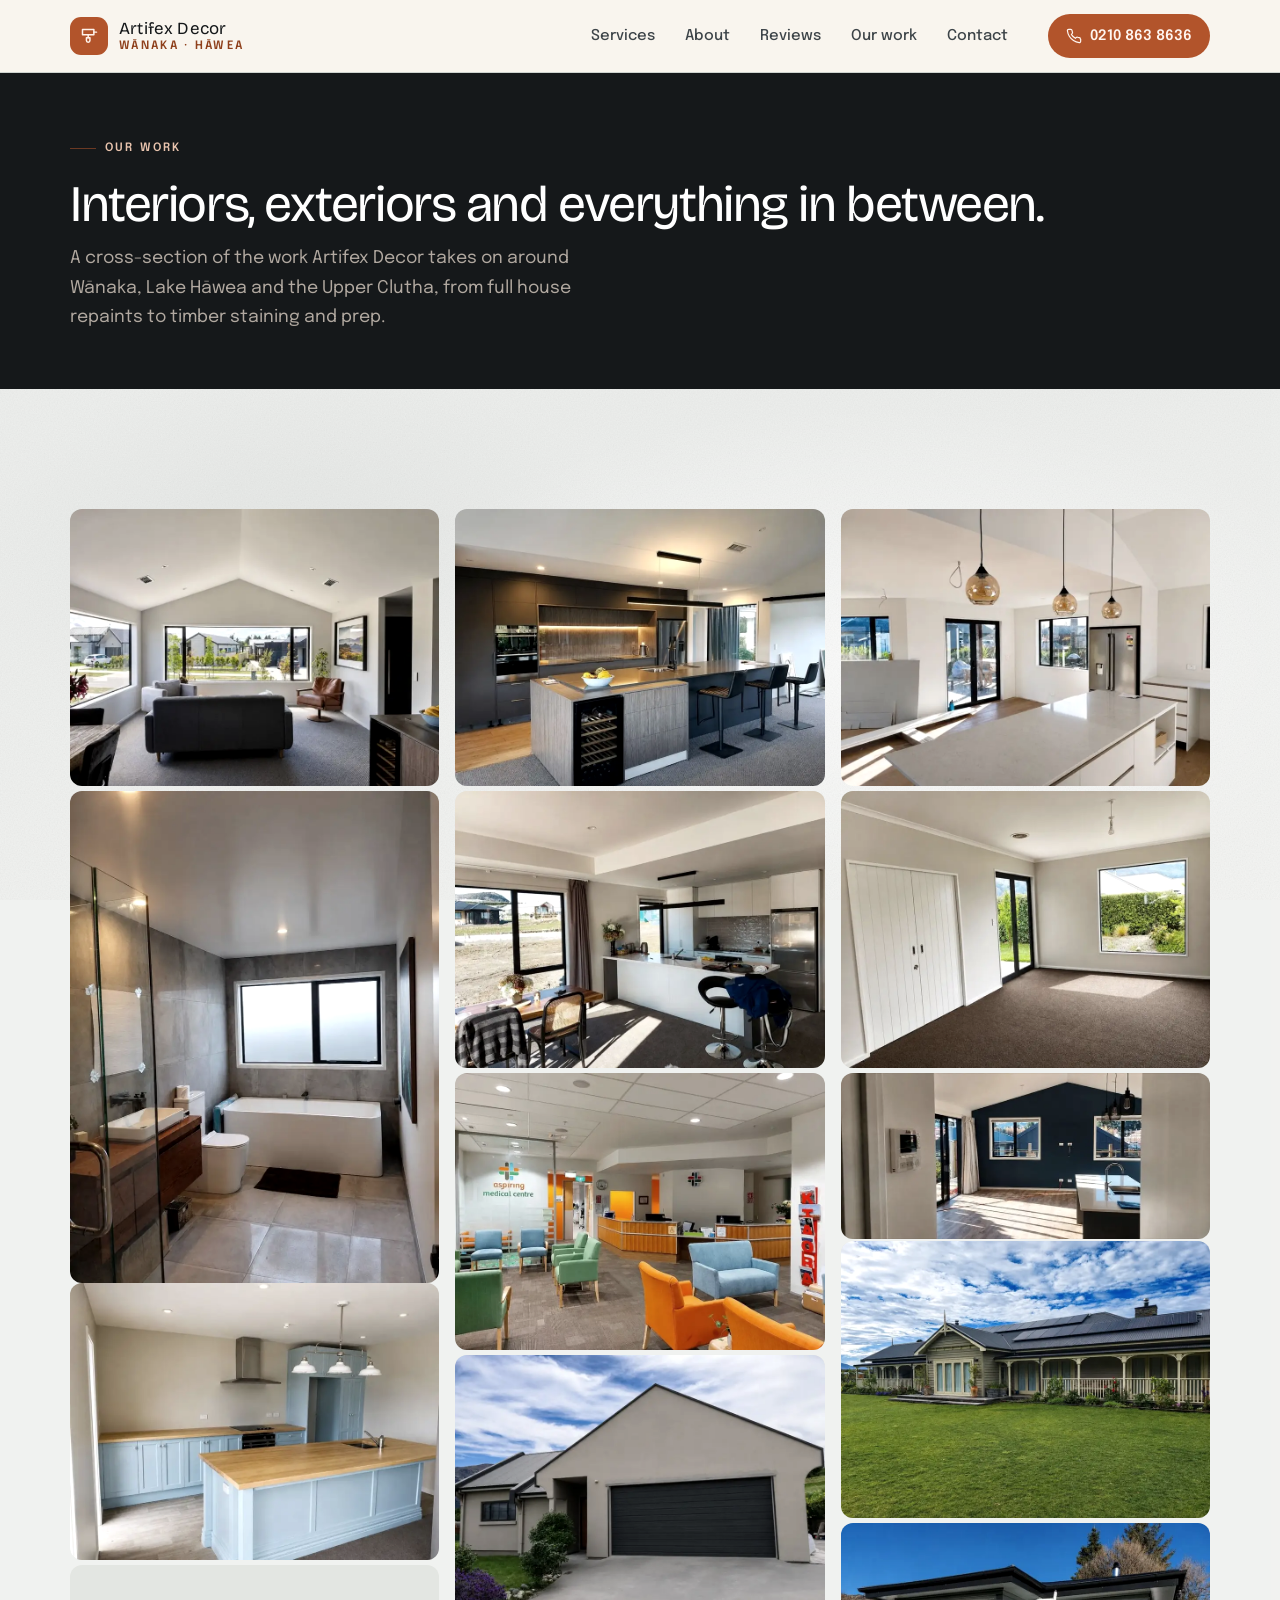
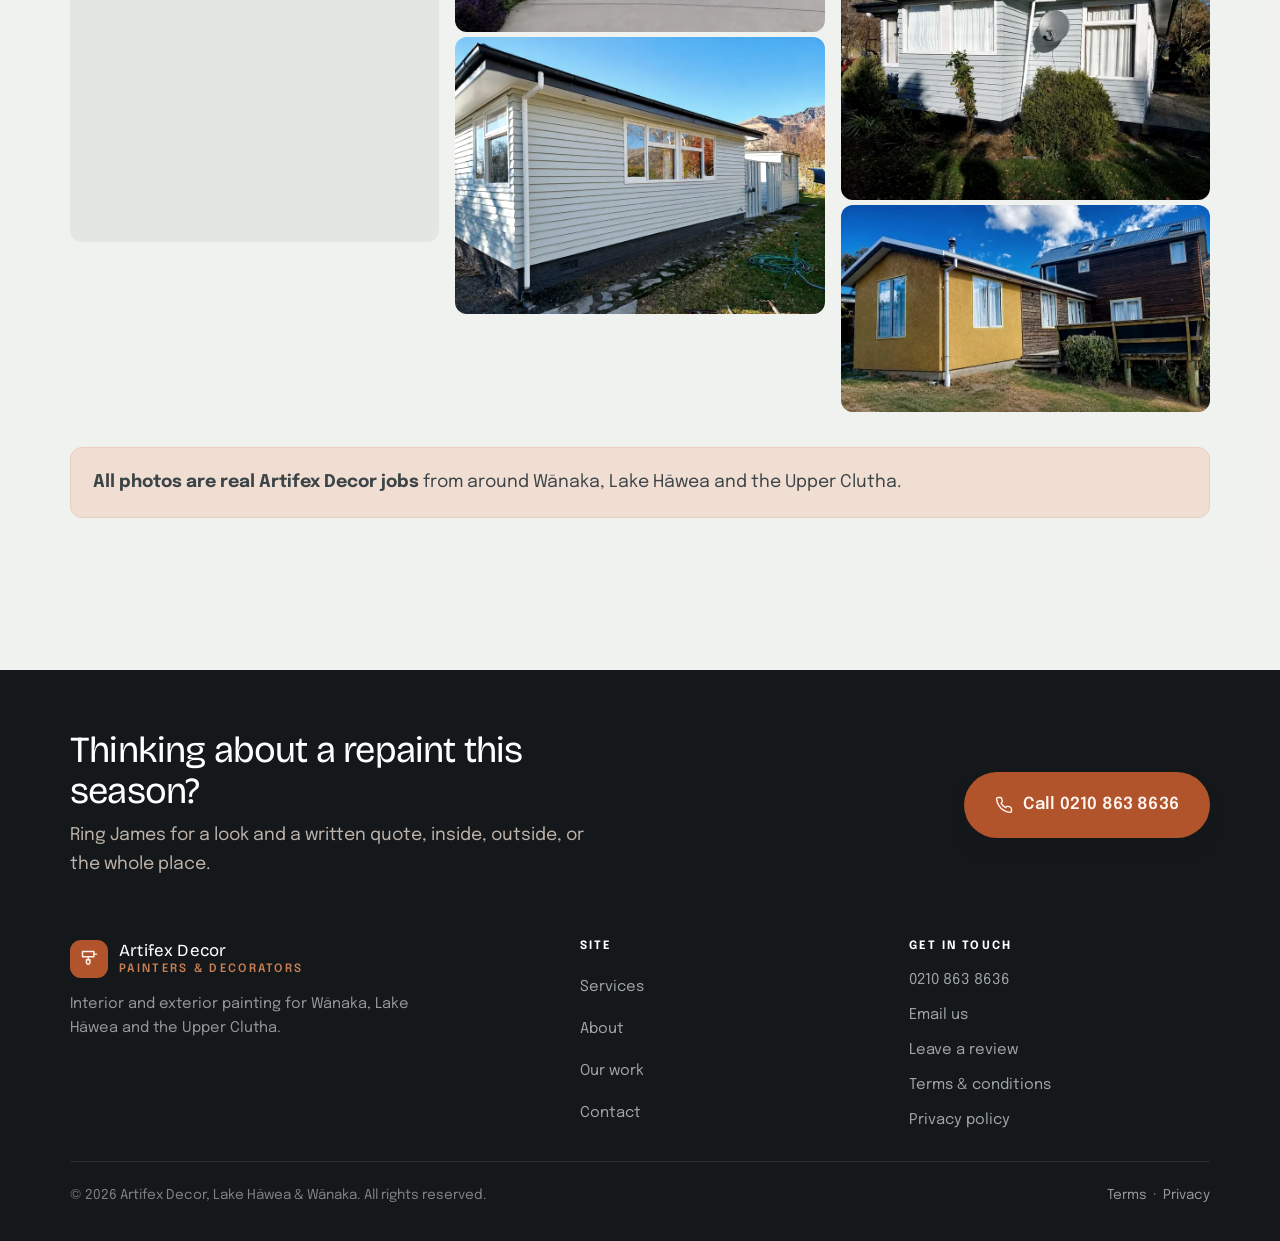
<file: gallery.html>
<!DOCTYPE html>
<html lang="en-NZ">
<head>
<meta charset="utf-8">
<meta name="viewport" content="width=device-width, initial-scale=1">
<!-- Google tag (gtag.js) -->
<script async src="https://www.googletagmanager.com/gtag/js?id=G-BLH64HX1G5"></script>
<script>
  window.dataLayer = window.dataLayer || [];
  function gtag(){dataLayer.push(arguments);}
  gtag('js', new Date());
  gtag('config', 'G-BLH64HX1G5');
</script>
<title data-cms="gallery.meta.title" data-cms-type="text">Our Work | Artifex Decor, Wānaka</title>
<meta data-cms="gallery.meta.description" data-cms-type="attr:content" name="description" content="A look at the sort of painting work Artifex Decor takes on around Wānaka and Lake Hāwea, interior repaints, exteriors, timber staining and prep work.">
<meta name="theme-color" content="#1E1815">
<meta property="og:title" content="Our Work | Artifex Decor, Wānaka">
<meta property="og:description" content="Interior repaints, exteriors, timber and deck staining around Wānaka and Lake Hāwea.">
<meta property="og:image" content="img/hero-villa.jpg">
<link rel="icon" href="favicon.svg" type="image/svg+xml">
<link rel="preconnect" href="https://fonts.googleapis.com">
<link rel="preconnect" href="https://fonts.gstatic.com" crossorigin>
<link href="https://fonts.googleapis.com/css2?family=Bricolage+Grotesque:opsz,wght@12..96,600;12..96,700;12..96,800&family=Epilogue:wght@300;400;500;600;700&display=swap" rel="stylesheet">
<link rel="stylesheet" href="assets/style.css">
</head>
<body>

<div id="intro" aria-hidden="true">
  <div data-cms="gallery.intro.div_1" data-cms-type="text" class="mark">Artifex Decor<span>Our work</span></div>
</div>

<header class="nav">
  <div class="wrap nav__in">
    <a class="brand" href="index.html" aria-label="Artifex Decor home">
      <span class="brand__mark" aria-hidden="true">
        <svg viewBox="0 0 24 24" fill="none" stroke="currentColor" stroke-width="1.7" stroke-linecap="round" stroke-linejoin="round"><path d="M4 4h13v6H4z"/><path d="M10.5 10v3.5"/><path d="M8.5 13.5h4v3a2 2 0 0 1-2 2 2 2 0 0 1-2-2z"/><path d="M17 7h3"/></svg>
      </span>
      <span class="brand__txt">
        <span data-cms="gallery.header.span_1" data-cms-type="text" class="brand__name">Artifex Decor</span>
        <span data-cms="gallery.header.span_2" data-cms-type="text" class="brand__sub">Wānaka &middot; Hāwea</span>
      </span>
    </a>
    <nav class="nav__links" aria-label="Primary">
      <a data-cms="gallery.header.a_1" data-cms-type="text" href="index.html#services">Services</a>
      <a data-cms="gallery.header.a_2" data-cms-type="text" href="index.html#about">About</a>
      <a data-cms="gallery.header.a_3" data-cms-type="text" href="index.html#reviews">Reviews</a>
      <a data-cms="gallery.header.a_4" data-cms-type="text" href="gallery.html">Our work</a>
      <a data-cms="gallery.header.a_5" data-cms-type="text" href="index.html#contact">Contact</a>
    </nav>
    <a class="nav__call" href="tel:+642108638636">
      <svg viewBox="0 0 24 24" fill="none" stroke="currentColor" stroke-width="1.8" stroke-linecap="round" stroke-linejoin="round" aria-hidden="true"><path d="M22 16.9v3a2 2 0 0 1-2.2 2 19.8 19.8 0 0 1-8.6-3.1 19.5 19.5 0 0 1-6-6A19.8 19.8 0 0 1 2.1 4.2 2 2 0 0 1 4.1 2h3a2 2 0 0 1 2 1.7c.1.9.3 1.8.6 2.6a2 2 0 0 1-.5 2.1L8.1 9.5a16 16 0 0 0 6 6l1.1-1.1a2 2 0 0 1 2.1-.5c.8.3 1.7.5 2.6.6a2 2 0 0 1 1.7 2z"/></svg>
      <span data-cms="gallery.header.span_3" data-cms-type="text" class="lbl">0210 863 8636</span>
    </a>
    <button class="burger" type="button" aria-label="Menu" aria-expanded="false"><span></span><span></span><span></span></button>
  </div>
</header>

<div class="drawer" id="drawer">
  <a data-cms="gallery.drawer.a_1" data-cms-type="text" href="index.html#services">Services</a>
  <a data-cms="gallery.drawer.a_2" data-cms-type="text" href="index.html#about">About</a>
  <a data-cms="gallery.drawer.a_3" data-cms-type="text" href="index.html#reviews">Reviews</a>
  <a data-cms="gallery.drawer.a_4" data-cms-type="text" href="gallery.html">Our work</a>
  <a data-cms="gallery.drawer.a_5" data-cms-type="text" href="index.html#contact">Contact</a>
  <div class="drawer__btns">
    <a data-cms="gallery.drawer.a_6" data-cms-type="text" data-cms-href="1" class="btn btn--clay btn--lg" href="tel:+642108638636">Call 0210 863 8636</a>
    <a data-cms="gallery.drawer.a_7" data-cms-type="text" class="btn btn--ghost btn--lg" href="index.html#contact">Get a quote</a>
  </div>
</div>

<section class="pagehead">
  <div class="wrap pagehead__in">
    <span data-cms="gallery.page.span_1" data-cms-type="text" class="eyebrow" style="color:#E9C4AE">Our work</span>
    <h1 data-cms="gallery.page.h1_1" data-cms-type="text">Interiors, exteriors and everything in between.</h1>
    <p data-cms="gallery.page.p_1" data-cms-type="text">A cross-section of the work Artifex Decor takes on around Wānaka, Lake Hāwea and the Upper Clutha, from full house repaints to timber staining and prep.</p>
  </div>
</section>

<section class="section section--bone">
  <div class="wrap">
    <div class="masonry reveal">
      <figure><img data-cms="gallery.page.img_1" data-cms-type="image" src="img/about-lounge.jpg" srcset="img/about-lounge-m.webp 840w, img/about-lounge.jpg 1300w" sizes="(min-width:960px) 33vw, (min-width:600px) 50vw, 100vw" alt="Finished living room with fresh white walls and a full height gable window" width="1300" height="975" loading="lazy" decoding="async"></figure>
      <figure><img data-cms="gallery.page.img_2" data-cms-type="image" src="img/work-kitchen-charcoal.jpg" srcset="img/work-kitchen-charcoal-m.webp 840w, img/work-kitchen-charcoal.jpg 1100w" sizes="(min-width:960px) 33vw, (min-width:600px) 50vw, 100vw" alt="Modern dark kitchen in charcoal with timber features" width="1100" height="825" loading="lazy" decoding="async"></figure>
      <figure><img data-cms="gallery.page.img_3" data-cms-type="image" src="img/work-kitchen-white.jpg" srcset="img/work-kitchen-white-m.webp 840w, img/work-kitchen-white.jpg 1100w" sizes="(min-width:960px) 33vw, (min-width:600px) 50vw, 100vw" alt="Bright white kitchen and dining area after an interior repaint" width="1100" height="825" loading="lazy" decoding="async"></figure>
      <figure><img data-cms="gallery.page.img_4" data-cms-type="image" src="img/work-kitchen-pendants.jpg" srcset="img/work-kitchen-pendants-m.webp 840w, img/work-kitchen-pendants.jpg 1100w" sizes="(min-width:960px) 33vw, (min-width:600px) 50vw, 100vw" alt="Bright white kitchen and living area with amber pendant lights" width="1100" height="825" loading="lazy" decoding="async"></figure>
      <figure><img data-cms="gallery.page.img_5" data-cms-type="image" src="img/work-bathroom.jpg" srcset="img/work-bathroom-m.webp 840w, img/work-bathroom.jpg 1100w" sizes="(min-width:960px) 33vw, (min-width:600px) 50vw, 100vw" alt="Finished bathroom with a clean white painted ceiling over grey tile" width="1100" height="1420" loading="lazy" decoding="async"></figure>
      <figure><img data-cms="gallery.page.img_6" data-cms-type="image" src="img/work-lounge.jpg" srcset="img/work-lounge-m.webp 840w, img/work-lounge.jpg 1100w" sizes="(min-width:960px) 33vw, (min-width:600px) 50vw, 100vw" alt="Repainted lounge in soft neutrals with fresh white doors and trim" width="1100" height="825" loading="lazy" decoding="async"></figure>
      <figure><img data-cms="gallery.page.img_7" data-cms-type="image" src="img/svc-interior.jpg" srcset="img/svc-interior-m.webp 840w, img/svc-interior.jpg 1100w" sizes="(min-width:960px) 33vw, (min-width:600px) 50vw, 100vw" alt="Deep navy feature wall in a completed open plan living room" width="1100" height="655" loading="lazy" decoding="async"></figure>
      <figure><img data-cms="gallery.page.img_8" data-cms-type="image" src="img/svc-colour.jpg" srcset="img/svc-colour-m.webp 840w, img/svc-colour.jpg 1100w" sizes="(min-width:960px) 33vw, (min-width:600px) 50vw, 100vw" alt="Kitchen cabinetry hand painted in a soft duck egg blue" width="1100" height="825" loading="lazy" decoding="async"></figure>
      <figure><img data-cms="gallery.page.img_9" data-cms-type="image" src="img/svc-commercial.jpg" srcset="img/svc-commercial-m.webp 840w, img/svc-commercial.jpg 1100w" sizes="(min-width:960px) 33vw, (min-width:600px) 50vw, 100vw" alt="Completed medical centre waiting room painted in orange and white" width="1100" height="825" loading="lazy" decoding="async"></figure>
      <figure><img data-cms="gallery.page.img_10" data-cms-type="image" src="img/hero-stucco.jpg" srcset="img/hero-stucco-m.webp 840w, img/hero-stucco.jpg 1900w" sizes="(min-width:960px) 33vw, (min-width:600px) 50vw, 100vw" alt="Repainted plaster home with fresh grey walls and a dark garage door" width="1900" height="1425" loading="lazy" decoding="async"></figure>
      <figure><img data-cms="gallery.page.img_11" data-cms-type="image" src="img/hero-villa.jpg" srcset="img/hero-villa-m.webp 840w, img/hero-villa.jpg 1900w" sizes="(min-width:960px) 33vw, (min-width:600px) 50vw, 100vw" alt="Freshly repainted villa with a full length veranda and solar panels" width="1900" height="1425" loading="lazy" decoding="async"></figure>
      <figure><img data-cms="gallery.page.img_12" data-cms-type="image" src="img/svc-exterior.jpg" srcset="img/svc-exterior-m.webp 840w, img/svc-exterior.jpg 1100w" sizes="(min-width:960px) 33vw, (min-width:600px) 50vw, 100vw" alt="Repainted pale blue weatherboard bungalow with crisp white window trim" width="1100" height="825" loading="lazy" decoding="async"></figure>
      <figure><img data-cms="gallery.page.img_13" data-cms-type="image" src="img/svc-prep.jpg" srcset="img/svc-prep-m.webp 840w, img/svc-prep.jpg 1100w" sizes="(min-width:960px) 33vw, (min-width:600px) 50vw, 100vw" alt="Preparation under way, feature wall coated with materials staged on the floor" width="1100" height="825" loading="lazy" decoding="async"></figure>
      <figure><img data-cms="gallery.page.img_14" data-cms-type="image" src="img/hero-weatherboard.jpg" srcset="img/hero-weatherboard-m.webp 840w, img/hero-weatherboard.jpg 1900w" sizes="(min-width:960px) 33vw, (min-width:600px) 50vw, 100vw" alt="Before: weathered white weatherboard house waiting on a wash and full repaint" width="1900" height="1425" loading="lazy" decoding="async"></figure>
      <figure><img data-cms="gallery.page.img_15" data-cms-type="image" src="img/svc-timber.jpg" srcset="img/svc-timber-m.webp 840w, img/svc-timber.jpg 1100w" sizes="(min-width:960px) 33vw, (min-width:600px) 50vw, 100vw" alt="Before: mustard coloured exterior beside stained cladding, due for recoating" width="1100" height="619" loading="lazy" decoding="async"></figure>
    </div>

    <div class="callout reveal">
      <p data-cms="gallery.page.p_2" data-cms-type="text"><strong>All photos are real Artifex Decor jobs</strong> from around Wānaka, Lake Hāwea and the Upper Clutha.</p>
    </div>
  </div>
</section>

<section class="rvbanner">
  <div class="wrap rvbanner__in">
    <div class="reveal">
      <h2 data-cms="gallery.page.h2_1" data-cms-type="text">Thinking about a repaint this season?</h2>
      <p data-cms="gallery.page.p_3" data-cms-type="text">Ring James for a look and a written quote, inside, outside, or the whole place.</p>
    </div>
    <div class="reveal d1">
      <a data-cms="gallery.page.a_1" data-cms-type="textnodes" data-cms-href="1" class="btn btn--clay btn--lg" href="tel:+642108638636">
        <svg viewBox="0 0 24 24" fill="none" stroke="currentColor" stroke-width="1.8" stroke-linecap="round" stroke-linejoin="round" aria-hidden="true"><path d="M22 16.9v3a2 2 0 0 1-2.2 2 19.8 19.8 0 0 1-8.6-3.1 19.5 19.5 0 0 1-6-6A19.8 19.8 0 0 1 2.1 4.2 2 2 0 0 1 4.1 2h3a2 2 0 0 1 2 1.7c.1.9.3 1.8.6 2.6a2 2 0 0 1-.5 2.1L8.1 9.5a16 16 0 0 0 6 6l1.1-1.1a2 2 0 0 1 2.1-.5c.8.3 1.7.5 2.6.6a2 2 0 0 1 1.7 2z"/></svg>
        Call 0210 863 8636
      </a>
    </div>
  </div>
</section>

<footer class="footer">
  <div class="wrap">
    <div class="footer__top">
      <div>
        <a class="brand" href="index.html" style="margin:0">
          <span class="brand__mark" aria-hidden="true">
            <svg viewBox="0 0 24 24" fill="none" stroke="currentColor" stroke-width="1.7" stroke-linecap="round" stroke-linejoin="round"><path d="M4 4h13v6H4z"/><path d="M10.5 10v3.5"/><path d="M8.5 13.5h4v3a2 2 0 0 1-2 2 2 2 0 0 1-2-2z"/><path d="M17 7h3"/></svg>
          </span>
          <span class="brand__txt">
            <span data-cms="gallery.footer.span_1" data-cms-type="text" class="brand__name">Artifex Decor</span>
            <span data-cms="gallery.footer.span_2" data-cms-type="text" class="brand__sub" style="color:#C77E52">Painters &amp; decorators</span>
          </span>
        </a>
        <p data-cms="gallery.footer.p_1" data-cms-type="text">Interior and exterior painting for Wānaka, Lake Hāwea and the Upper Clutha.</p>
      </div>
      <div class="footer__nav">
        <h4 data-cms="gallery.footer.h4_1" data-cms-type="text">Site</h4>
        <a data-cms="gallery.footer.a_1" data-cms-type="text" href="index.html#services">Services</a>
        <a data-cms="gallery.footer.a_2" data-cms-type="text" href="index.html#about">About</a>
        <a data-cms="gallery.footer.a_3" data-cms-type="text" href="gallery.html">Our work</a>
        <a data-cms="gallery.footer.a_4" data-cms-type="text" href="index.html#contact">Contact</a>
      </div>
      <div class="footer__nav">
        <h4 data-cms="gallery.footer.h4_2" data-cms-type="text">Get in touch</h4>
        <a data-cms="gallery.footer.a_5" data-cms-type="text" data-cms-href="1" href="tel:+642108638636">0210 863 8636</a>
        <a data-cms="gallery.footer.a_6" data-cms-type="text" href="#" data-gmail data-user="artifexdecors" data-domain="gmail.com" data-su="Painting%20quote%20request" data-body="Hi%20James%2C%0A%0AI%27d%20like%20a%20quote%20for%20painting.%0A%0AThanks%2C%0A">Email us</a>
        <a data-cms="gallery.footer.a_7" data-cms-type="text" href="https://www.google.com/maps/search/?api=1&query=Everest%20Painters%20Lake%20Hawea%20Wanaka" target="_blank" rel="noopener">Leave a review</a>
        <a data-cms="gallery.footer.a_8" data-cms-type="text" href="terms.html">Terms &amp; conditions</a>
        <a data-cms="gallery.footer.a_9" data-cms-type="text" href="privacy.html">Privacy policy</a>
      </div>
    </div>
    <div class="footer__bot">
      <span data-cms="gallery.footer.span_3" data-cms-type="text">&copy; <span data-year>2026</span> Artifex Decor, Lake Hāwea &amp; Wānaka. All rights reserved.</span>
      <span data-cms="gallery.footer.span_4" data-cms-type="text"><a href="terms.html">Terms</a> &nbsp;&middot;&nbsp; <a href="privacy.html">Privacy</a></span>
    </div>
  </div>
</footer>

<script src="assets/cms-config.js" defer></script>
<script src="assets/cms.js" defer></script>
<script src="assets/site.js" defer></script>
</body>
</html>
</file>
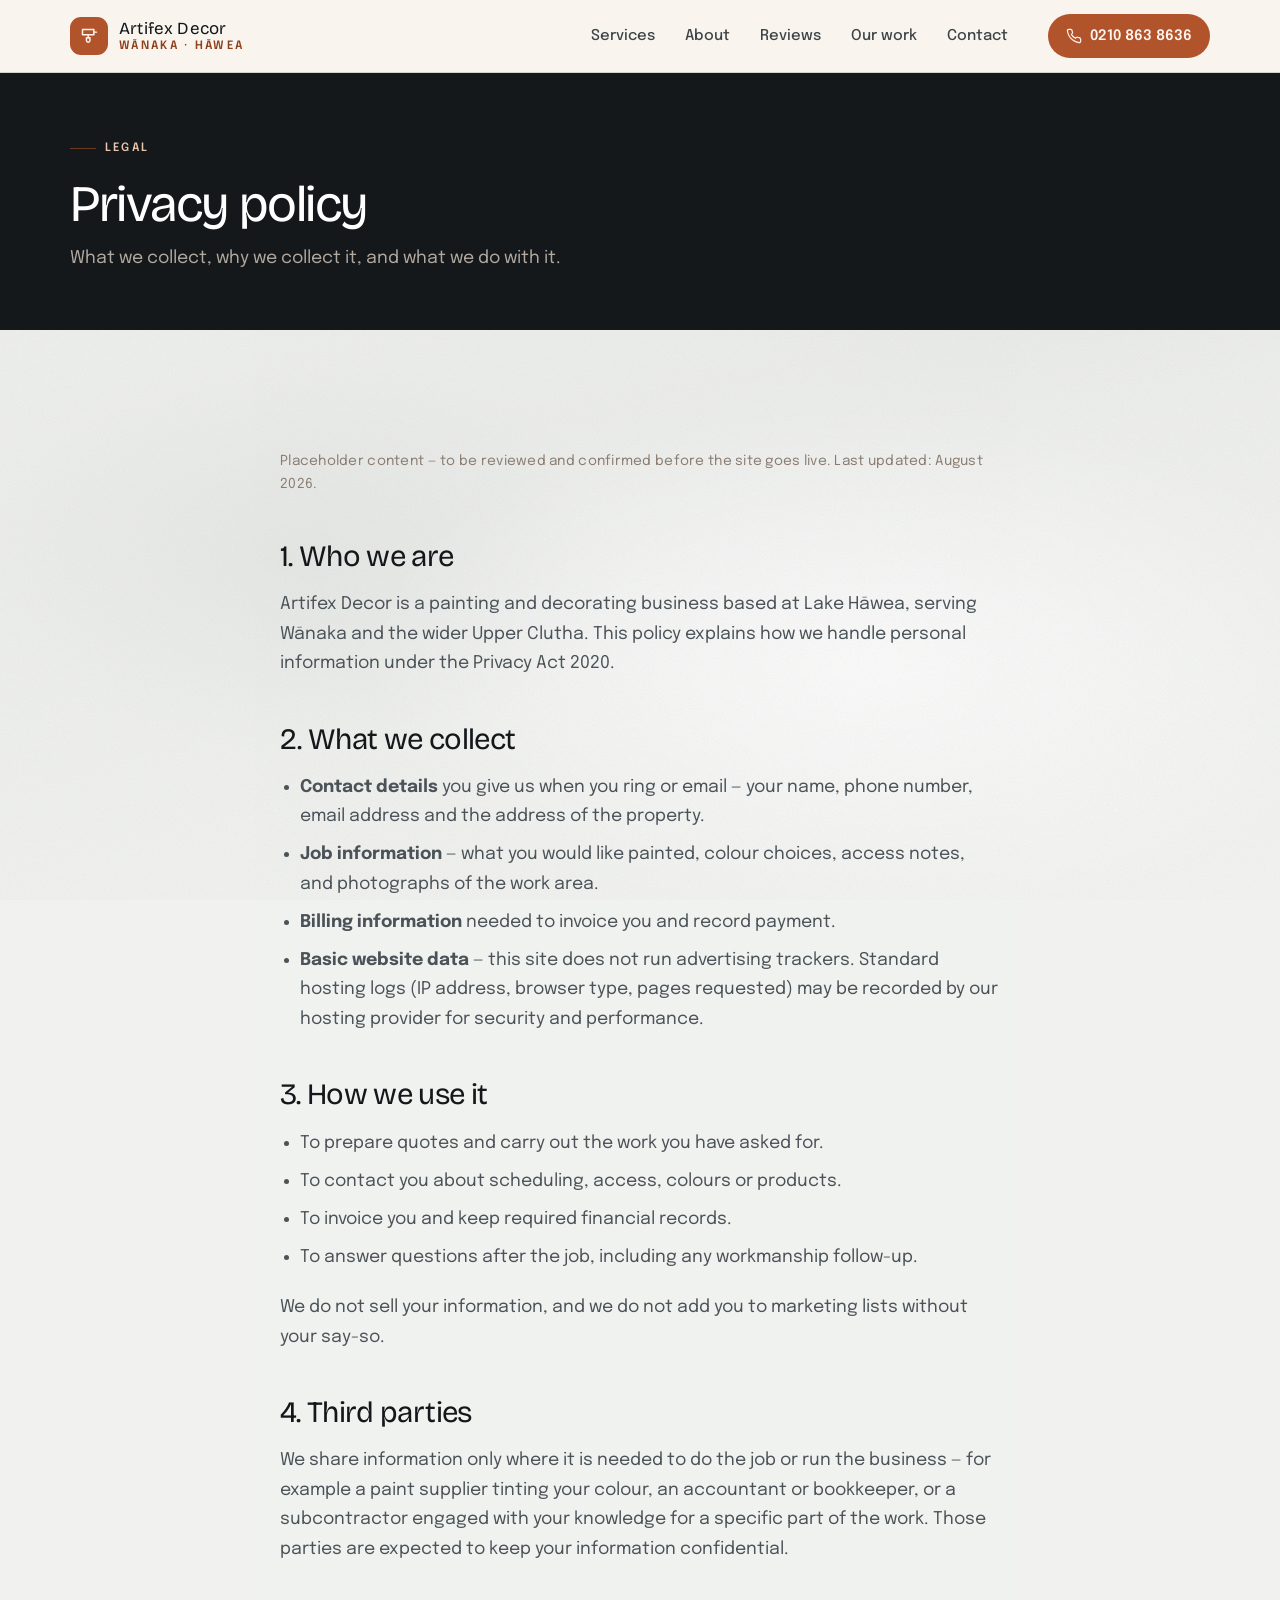
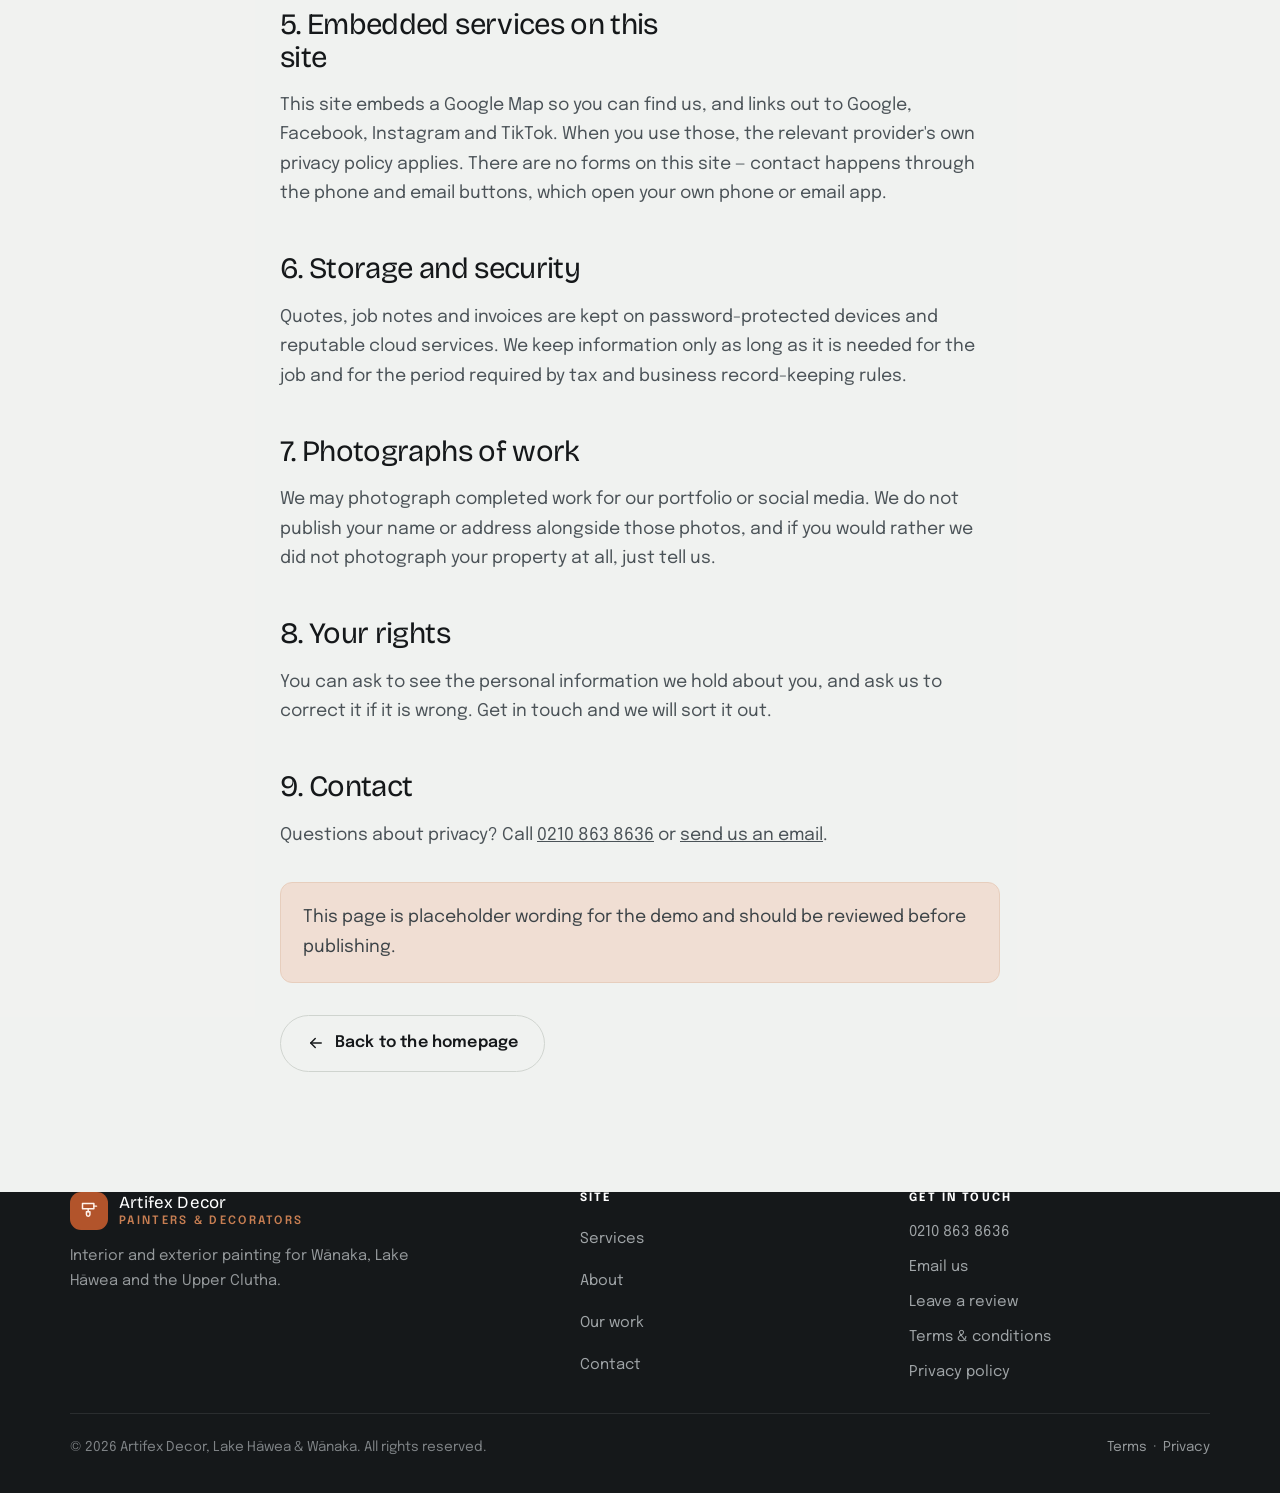
<file: privacy.html>
<!DOCTYPE html>
<html lang="en-NZ">
<head>
<meta charset="utf-8">
<meta name="viewport" content="width=device-width, initial-scale=1">
<!-- Google tag (gtag.js) -->
<script async src="https://www.googletagmanager.com/gtag/js?id=G-BLH64HX1G5"></script>
<script>
  window.dataLayer = window.dataLayer || [];
  function gtag(){dataLayer.push(arguments);}
  gtag('js', new Date());
  gtag('config', 'G-BLH64HX1G5');
</script>
<title data-cms="privacy.meta.title" data-cms-type="text">Privacy Policy | Artifex Decor, Wānaka</title>
<meta data-cms="privacy.meta.description" data-cms-type="attr:content" name="description" content="How Artifex Decor collects, uses and protects your personal information.">
<meta name="theme-color" content="#1E1815">
<meta name="robots" content="noindex,follow">
<link rel="icon" href="favicon.svg" type="image/svg+xml">
<link rel="preconnect" href="https://fonts.googleapis.com">
<link rel="preconnect" href="https://fonts.gstatic.com" crossorigin>
<link href="https://fonts.googleapis.com/css2?family=Bricolage+Grotesque:opsz,wght@12..96,600;12..96,700;12..96,800&family=Epilogue:wght@300;400;500;600;700&display=swap" rel="stylesheet">
<link rel="stylesheet" href="assets/style.css">
</head>
<body>

<div id="intro" aria-hidden="true">
  <div data-cms="privacy.intro.div_1" data-cms-type="text" class="mark">Artifex Decor<span>Privacy policy</span></div>
</div>

<header class="nav">
  <div class="wrap nav__in">
    <a class="brand" href="index.html" aria-label="Artifex Decor home">
      <span class="brand__mark" aria-hidden="true">
        <svg viewBox="0 0 24 24" fill="none" stroke="currentColor" stroke-width="1.7" stroke-linecap="round" stroke-linejoin="round"><path d="M4 4h13v6H4z"/><path d="M10.5 10v3.5"/><path d="M8.5 13.5h4v3a2 2 0 0 1-2 2 2 2 0 0 1-2-2z"/><path d="M17 7h3"/></svg>
      </span>
      <span class="brand__txt">
        <span data-cms="privacy.header.span_1" data-cms-type="text" class="brand__name">Artifex Decor</span>
        <span data-cms="privacy.header.span_2" data-cms-type="text" class="brand__sub">Wānaka &middot; Hāwea</span>
      </span>
    </a>
    <nav class="nav__links" aria-label="Primary">
      <a data-cms="privacy.header.a_1" data-cms-type="text" href="index.html#services">Services</a>
      <a data-cms="privacy.header.a_2" data-cms-type="text" href="index.html#about">About</a>
      <a data-cms="privacy.header.a_3" data-cms-type="text" href="index.html#reviews">Reviews</a>
      <a data-cms="privacy.header.a_4" data-cms-type="text" href="gallery.html">Our work</a>
      <a data-cms="privacy.header.a_5" data-cms-type="text" href="index.html#contact">Contact</a>
    </nav>
    <a class="nav__call" href="tel:+642108638636">
      <svg viewBox="0 0 24 24" fill="none" stroke="currentColor" stroke-width="1.8" stroke-linecap="round" stroke-linejoin="round" aria-hidden="true"><path d="M22 16.9v3a2 2 0 0 1-2.2 2 19.8 19.8 0 0 1-8.6-3.1 19.5 19.5 0 0 1-6-6A19.8 19.8 0 0 1 2.1 4.2 2 2 0 0 1 4.1 2h3a2 2 0 0 1 2 1.7c.1.9.3 1.8.6 2.6a2 2 0 0 1-.5 2.1L8.1 9.5a16 16 0 0 0 6 6l1.1-1.1a2 2 0 0 1 2.1-.5c.8.3 1.7.5 2.6.6a2 2 0 0 1 1.7 2z"/></svg>
      <span data-cms="privacy.header.span_3" data-cms-type="text" class="lbl">0210 863 8636</span>
    </a>
    <button class="burger" type="button" aria-label="Menu" aria-expanded="false"><span></span><span></span><span></span></button>
  </div>
</header>

<div class="drawer" id="drawer">
  <a data-cms="privacy.drawer.a_1" data-cms-type="text" href="index.html#services">Services</a>
  <a data-cms="privacy.drawer.a_2" data-cms-type="text" href="index.html#about">About</a>
  <a data-cms="privacy.drawer.a_3" data-cms-type="text" href="index.html#reviews">Reviews</a>
  <a data-cms="privacy.drawer.a_4" data-cms-type="text" href="gallery.html">Our work</a>
  <a data-cms="privacy.drawer.a_5" data-cms-type="text" href="index.html#contact">Contact</a>
  <div class="drawer__btns">
    <a data-cms="privacy.drawer.a_6" data-cms-type="text" data-cms-href="1" class="btn btn--clay btn--lg" href="tel:+642108638636">Call 0210 863 8636</a>
    <a data-cms="privacy.drawer.a_7" data-cms-type="text" class="btn btn--ghost btn--lg" href="index.html#contact">Get a quote</a>
  </div>
</div>

<section class="pagehead">
  <div class="wrap pagehead__in">
    <span data-cms="privacy.page.span_1" data-cms-type="text" class="eyebrow" style="color:#E9C4AE">Legal</span>
    <h1 data-cms="privacy.page.h1_1" data-cms-type="text">Privacy policy</h1>
    <p data-cms="privacy.page.p_1" data-cms-type="text">What we collect, why we collect it, and what we do with it.</p>
  </div>
</section>

<section class="section section--bone">
  <div class="wrap prose">
    <p data-cms="privacy.page.p_2" data-cms-type="text" class="updated">Placeholder content — to be reviewed and confirmed before the site goes live. Last updated: August 2026.</p>

    <h2 data-cms="privacy.page.h2_1" data-cms-type="text">1. Who we are</h2>
    <p data-cms="privacy.page.p_3" data-cms-type="text">Artifex Decor is a painting and decorating business based at Lake Hāwea, serving Wānaka and the wider Upper Clutha. This policy explains how we handle personal information under the Privacy Act 2020.</p>

    <h2 data-cms="privacy.page.h2_2" data-cms-type="text">2. What we collect</h2>
    <ul>
      <li data-cms="privacy.page.li_1" data-cms-type="text"><strong>Contact details</strong> you give us when you ring or email — your name, phone number, email address and the address of the property.</li>
      <li data-cms="privacy.page.li_2" data-cms-type="text"><strong>Job information</strong> — what you would like painted, colour choices, access notes, and photographs of the work area.</li>
      <li data-cms="privacy.page.li_3" data-cms-type="text"><strong>Billing information</strong> needed to invoice you and record payment.</li>
      <li data-cms="privacy.page.li_4" data-cms-type="text"><strong>Basic website data</strong> — this site does not run advertising trackers. Standard hosting logs (IP address, browser type, pages requested) may be recorded by our hosting provider for security and performance.</li>
    </ul>

    <h2 data-cms="privacy.page.h2_3" data-cms-type="text">3. How we use it</h2>
    <ul>
      <li data-cms="privacy.page.li_5" data-cms-type="text">To prepare quotes and carry out the work you have asked for.</li>
      <li data-cms="privacy.page.li_6" data-cms-type="text">To contact you about scheduling, access, colours or products.</li>
      <li data-cms="privacy.page.li_7" data-cms-type="text">To invoice you and keep required financial records.</li>
      <li data-cms="privacy.page.li_8" data-cms-type="text">To answer questions after the job, including any workmanship follow-up.</li>
    </ul>
    <p data-cms="privacy.page.p_4" data-cms-type="text">We do not sell your information, and we do not add you to marketing lists without your say-so.</p>

    <h2 data-cms="privacy.page.h2_4" data-cms-type="text">4. Third parties</h2>
    <p data-cms="privacy.page.p_5" data-cms-type="text">We share information only where it is needed to do the job or run the business — for example a paint supplier tinting your colour, an accountant or bookkeeper, or a subcontractor engaged with your knowledge for a specific part of the work. Those parties are expected to keep your information confidential.</p>

    <h2 data-cms="privacy.page.h2_5" data-cms-type="text">5. Embedded services on this site</h2>
    <p data-cms="privacy.page.p_6" data-cms-type="text">This site embeds a Google Map so you can find us, and links out to Google, Facebook, Instagram and TikTok. When you use those, the relevant provider's own privacy policy applies. There are no forms on this site — contact happens through the phone and email buttons, which open your own phone or email app.</p>

    <h2 data-cms="privacy.page.h2_6" data-cms-type="text">6. Storage and security</h2>
    <p data-cms="privacy.page.p_7" data-cms-type="text">Quotes, job notes and invoices are kept on password-protected devices and reputable cloud services. We keep information only as long as it is needed for the job and for the period required by tax and business record-keeping rules.</p>

    <h2 data-cms="privacy.page.h2_7" data-cms-type="text">7. Photographs of work</h2>
    <p data-cms="privacy.page.p_8" data-cms-type="text">We may photograph completed work for our portfolio or social media. We do not publish your name or address alongside those photos, and if you would rather we did not photograph your property at all, just tell us.</p>

    <h2 data-cms="privacy.page.h2_8" data-cms-type="text">8. Your rights</h2>
    <p data-cms="privacy.page.p_9" data-cms-type="text">You can ask to see the personal information we hold about you, and ask us to correct it if it is wrong. Get in touch and we will sort it out.</p>

    <h2 data-cms="privacy.page.h2_9" data-cms-type="text">9. Contact</h2>
    <p data-cms="privacy.page.p_10" data-cms-type="text">Questions about privacy? Call <a href="tel:+642108638636">0210 863 8636</a> or <a href="#" data-gmail data-user="artifexdecors" data-domain="gmail.com" data-su="Privacy%20question" data-body="Hi%20James%2C%0A%0A">send us an email</a>.</p>

    <div class="callout">
      <p data-cms="privacy.page.p_11" data-cms-type="text">This page is placeholder wording for the demo and should be reviewed before publishing.</p>
    </div>

    <a data-cms="privacy.page.a_1" data-cms-type="textnodes" class="btn btn--outline" href="index.html">
      <svg viewBox="0 0 24 24" fill="none" stroke="currentColor" stroke-width="1.9" stroke-linecap="round" stroke-linejoin="round" aria-hidden="true"><path d="M19 12H5"/><path d="m11 18-6-6 6-6"/></svg>
      Back to the homepage
    </a>
  </div>
</section>

<footer class="footer">
  <div class="wrap">
    <div class="footer__top">
      <div>
        <a class="brand" href="index.html" style="margin:0">
          <span class="brand__mark" aria-hidden="true">
            <svg viewBox="0 0 24 24" fill="none" stroke="currentColor" stroke-width="1.7" stroke-linecap="round" stroke-linejoin="round"><path d="M4 4h13v6H4z"/><path d="M10.5 10v3.5"/><path d="M8.5 13.5h4v3a2 2 0 0 1-2 2 2 2 0 0 1-2-2z"/><path d="M17 7h3"/></svg>
          </span>
          <span class="brand__txt">
            <span data-cms="privacy.footer.span_1" data-cms-type="text" class="brand__name">Artifex Decor</span>
            <span data-cms="privacy.footer.span_2" data-cms-type="text" class="brand__sub" style="color:#C77E52">Painters &amp; decorators</span>
          </span>
        </a>
        <p data-cms="privacy.footer.p_1" data-cms-type="text">Interior and exterior painting for Wānaka, Lake Hāwea and the Upper Clutha.</p>
      </div>
      <div class="footer__nav">
        <h4 data-cms="privacy.footer.h4_1" data-cms-type="text">Site</h4>
        <a data-cms="privacy.footer.a_1" data-cms-type="text" href="index.html#services">Services</a>
        <a data-cms="privacy.footer.a_2" data-cms-type="text" href="index.html#about">About</a>
        <a data-cms="privacy.footer.a_3" data-cms-type="text" href="gallery.html">Our work</a>
        <a data-cms="privacy.footer.a_4" data-cms-type="text" href="index.html#contact">Contact</a>
      </div>
      <div class="footer__nav">
        <h4 data-cms="privacy.footer.h4_2" data-cms-type="text">Get in touch</h4>
        <a data-cms="privacy.footer.a_5" data-cms-type="text" data-cms-href="1" href="tel:+642108638636">0210 863 8636</a>
        <a data-cms="privacy.footer.a_6" data-cms-type="text" href="#" data-gmail data-user="artifexdecors" data-domain="gmail.com" data-su="Painting%20quote%20request" data-body="Hi%20James%2C%0A%0AI%27d%20like%20a%20quote%20for%20painting.%0A%0AThanks%2C%0A">Email us</a>
        <a data-cms="privacy.footer.a_7" data-cms-type="text" href="https://www.google.com/maps/search/?api=1&query=Everest%20Painters%20Lake%20Hawea%20Wanaka" target="_blank" rel="noopener">Leave a review</a>
        <a data-cms="privacy.footer.a_8" data-cms-type="text" href="terms.html">Terms &amp; conditions</a>
        <a data-cms="privacy.footer.a_9" data-cms-type="text" href="privacy.html">Privacy policy</a>
      </div>
    </div>
    <div class="footer__bot">
      <span data-cms="privacy.footer.span_3" data-cms-type="text">&copy; <span data-year>2026</span> Artifex Decor, Lake Hāwea &amp; Wānaka. All rights reserved.</span>
      <span data-cms="privacy.footer.span_4" data-cms-type="text"><a href="terms.html">Terms</a> &nbsp;&middot;&nbsp; <a href="privacy.html">Privacy</a></span>
    </div>
  </div>
</footer>

<script src="assets/cms-config.js" defer></script>
<script src="assets/cms.js" defer></script>
<script src="assets/site.js" defer></script>
</body>
</html>
</file>
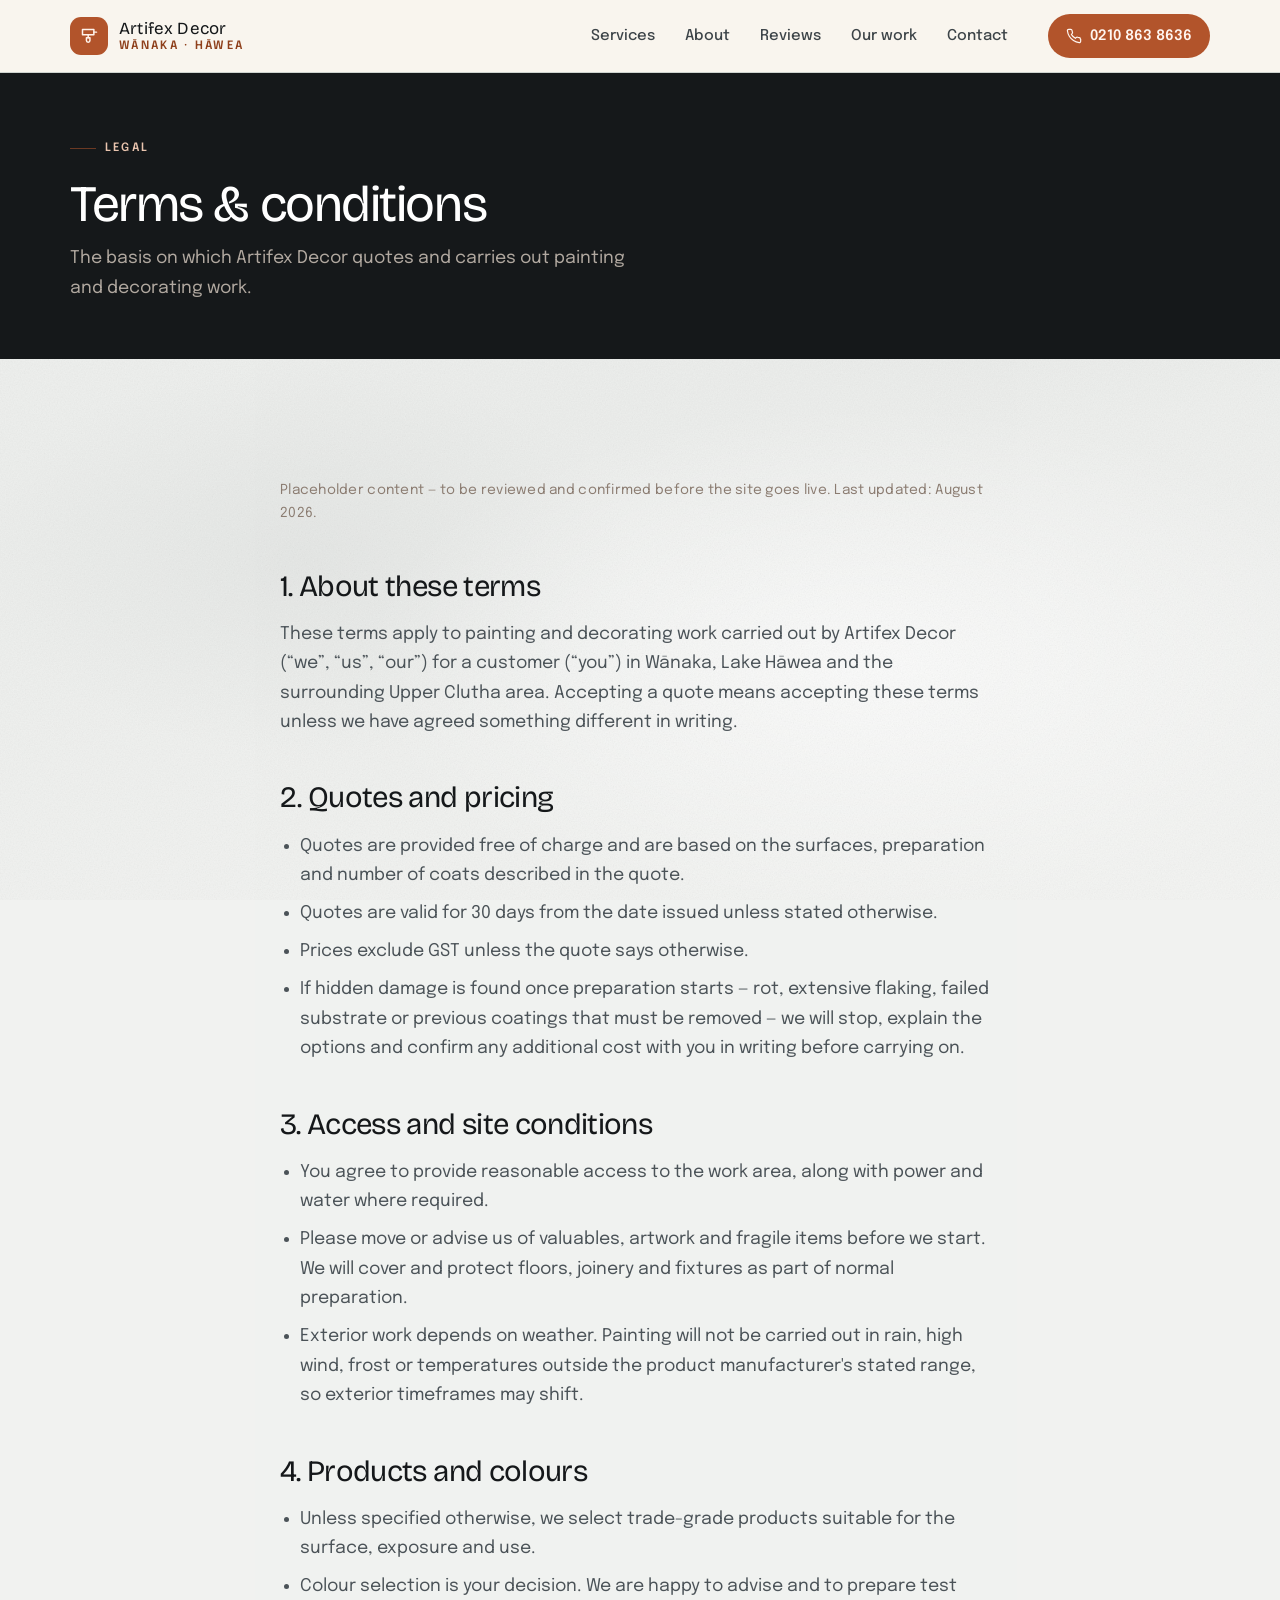
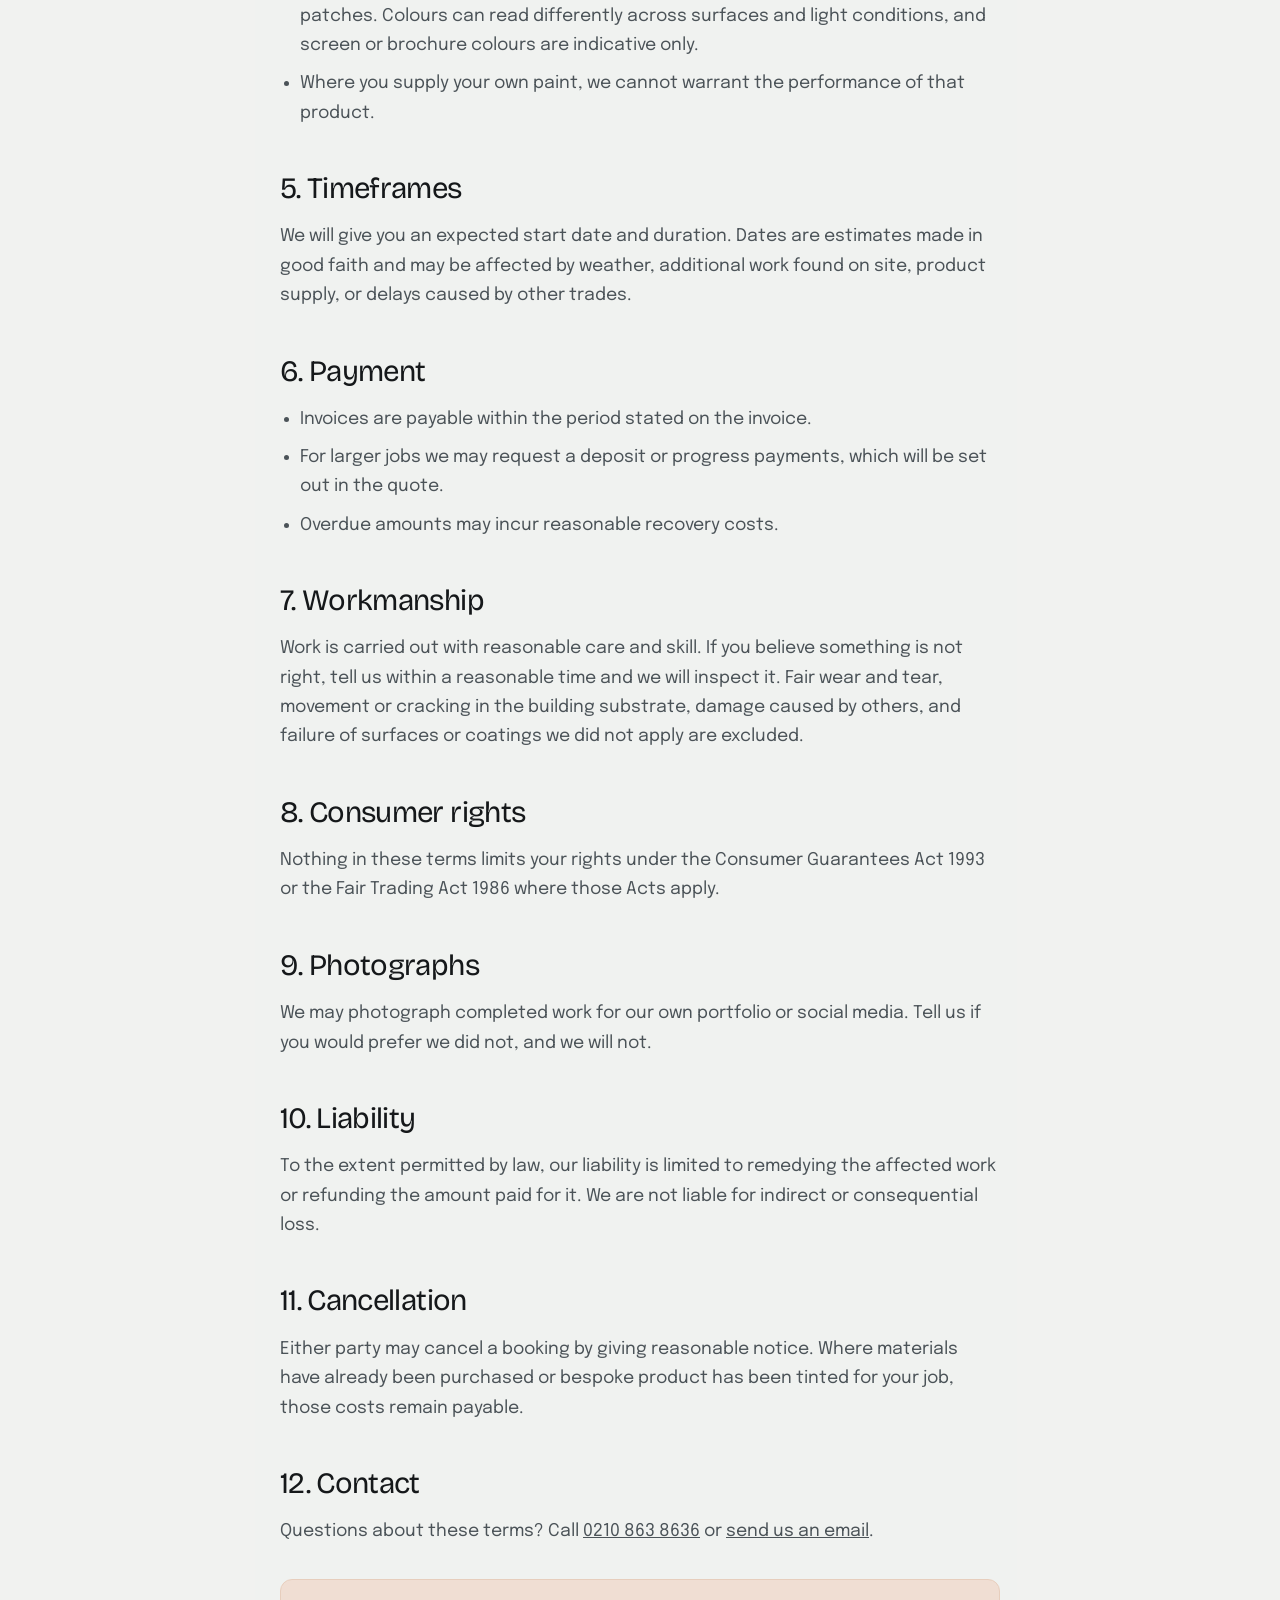
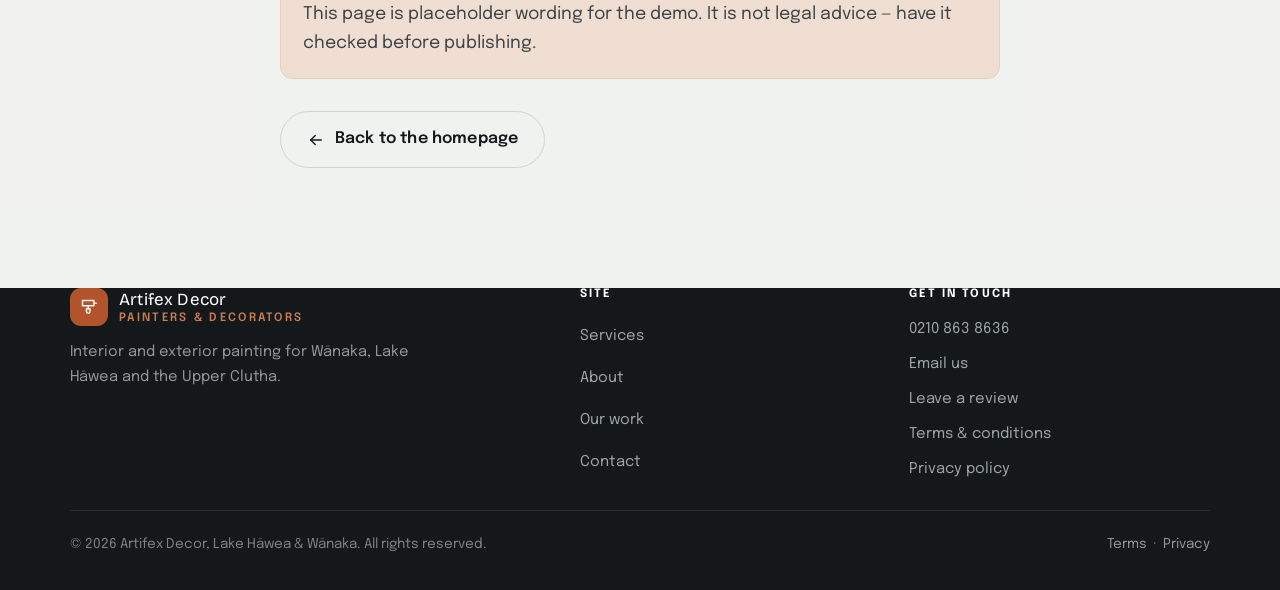
<file: terms.html>
<!DOCTYPE html>
<html lang="en-NZ">
<head>
<meta charset="utf-8">
<meta name="viewport" content="width=device-width, initial-scale=1">
<!-- Google tag (gtag.js) -->
<script async src="https://www.googletagmanager.com/gtag/js?id=G-BLH64HX1G5"></script>
<script>
  window.dataLayer = window.dataLayer || [];
  function gtag(){dataLayer.push(arguments);}
  gtag('js', new Date());
  gtag('config', 'G-BLH64HX1G5');
</script>
<title data-cms="terms.meta.title" data-cms-type="text">Terms &amp; Conditions | Artifex Decor, Wānaka</title>
<meta data-cms="terms.meta.description" data-cms-type="attr:content" name="description" content="Terms and conditions for painting and decorating work carried out by Artifex Decor, Lake Hāwea and Wānaka.">
<meta name="theme-color" content="#1E1815">
<meta name="robots" content="noindex,follow">
<link rel="icon" href="favicon.svg" type="image/svg+xml">
<link rel="preconnect" href="https://fonts.googleapis.com">
<link rel="preconnect" href="https://fonts.gstatic.com" crossorigin>
<link href="https://fonts.googleapis.com/css2?family=Bricolage+Grotesque:opsz,wght@12..96,600;12..96,700;12..96,800&family=Epilogue:wght@300;400;500;600;700&display=swap" rel="stylesheet">
<link rel="stylesheet" href="assets/style.css">
</head>
<body>

<div id="intro" aria-hidden="true">
  <div data-cms="terms.intro.div_1" data-cms-type="text" class="mark">Artifex Decor<span>Terms &amp; conditions</span></div>
</div>

<header class="nav">
  <div class="wrap nav__in">
    <a class="brand" href="index.html" aria-label="Artifex Decor home">
      <span class="brand__mark" aria-hidden="true">
        <svg viewBox="0 0 24 24" fill="none" stroke="currentColor" stroke-width="1.7" stroke-linecap="round" stroke-linejoin="round"><path d="M4 4h13v6H4z"/><path d="M10.5 10v3.5"/><path d="M8.5 13.5h4v3a2 2 0 0 1-2 2 2 2 0 0 1-2-2z"/><path d="M17 7h3"/></svg>
      </span>
      <span class="brand__txt">
        <span data-cms="terms.header.span_1" data-cms-type="text" class="brand__name">Artifex Decor</span>
        <span data-cms="terms.header.span_2" data-cms-type="text" class="brand__sub">Wānaka &middot; Hāwea</span>
      </span>
    </a>
    <nav class="nav__links" aria-label="Primary">
      <a data-cms="terms.header.a_1" data-cms-type="text" href="index.html#services">Services</a>
      <a data-cms="terms.header.a_2" data-cms-type="text" href="index.html#about">About</a>
      <a data-cms="terms.header.a_3" data-cms-type="text" href="index.html#reviews">Reviews</a>
      <a data-cms="terms.header.a_4" data-cms-type="text" href="gallery.html">Our work</a>
      <a data-cms="terms.header.a_5" data-cms-type="text" href="index.html#contact">Contact</a>
    </nav>
    <a class="nav__call" href="tel:+642108638636">
      <svg viewBox="0 0 24 24" fill="none" stroke="currentColor" stroke-width="1.8" stroke-linecap="round" stroke-linejoin="round" aria-hidden="true"><path d="M22 16.9v3a2 2 0 0 1-2.2 2 19.8 19.8 0 0 1-8.6-3.1 19.5 19.5 0 0 1-6-6A19.8 19.8 0 0 1 2.1 4.2 2 2 0 0 1 4.1 2h3a2 2 0 0 1 2 1.7c.1.9.3 1.8.6 2.6a2 2 0 0 1-.5 2.1L8.1 9.5a16 16 0 0 0 6 6l1.1-1.1a2 2 0 0 1 2.1-.5c.8.3 1.7.5 2.6.6a2 2 0 0 1 1.7 2z"/></svg>
      <span data-cms="terms.header.span_3" data-cms-type="text" class="lbl">0210 863 8636</span>
    </a>
    <button class="burger" type="button" aria-label="Menu" aria-expanded="false"><span></span><span></span><span></span></button>
  </div>
</header>

<div class="drawer" id="drawer">
  <a data-cms="terms.drawer.a_1" data-cms-type="text" href="index.html#services">Services</a>
  <a data-cms="terms.drawer.a_2" data-cms-type="text" href="index.html#about">About</a>
  <a data-cms="terms.drawer.a_3" data-cms-type="text" href="index.html#reviews">Reviews</a>
  <a data-cms="terms.drawer.a_4" data-cms-type="text" href="gallery.html">Our work</a>
  <a data-cms="terms.drawer.a_5" data-cms-type="text" href="index.html#contact">Contact</a>
  <div class="drawer__btns">
    <a data-cms="terms.drawer.a_6" data-cms-type="text" data-cms-href="1" class="btn btn--clay btn--lg" href="tel:+642108638636">Call 0210 863 8636</a>
    <a data-cms="terms.drawer.a_7" data-cms-type="text" class="btn btn--ghost btn--lg" href="index.html#contact">Get a quote</a>
  </div>
</div>

<section class="pagehead">
  <div class="wrap pagehead__in">
    <span data-cms="terms.page.span_1" data-cms-type="text" class="eyebrow" style="color:#E9C4AE">Legal</span>
    <h1 data-cms="terms.page.h1_1" data-cms-type="text">Terms &amp; conditions</h1>
    <p data-cms="terms.page.p_1" data-cms-type="text">The basis on which Artifex Decor quotes and carries out painting and decorating work.</p>
  </div>
</section>

<section class="section section--bone">
  <div class="wrap prose">
    <p data-cms="terms.page.p_2" data-cms-type="text" class="updated">Placeholder content — to be reviewed and confirmed before the site goes live. Last updated: August 2026.</p>

    <h2 data-cms="terms.page.h2_1" data-cms-type="text">1. About these terms</h2>
    <p data-cms="terms.page.p_3" data-cms-type="text">These terms apply to painting and decorating work carried out by Artifex Decor (“we”, “us”, “our”) for a customer (“you”) in Wānaka, Lake Hāwea and the surrounding Upper Clutha area. Accepting a quote means accepting these terms unless we have agreed something different in writing.</p>

    <h2 data-cms="terms.page.h2_2" data-cms-type="text">2. Quotes and pricing</h2>
    <ul>
      <li data-cms="terms.page.li_1" data-cms-type="text">Quotes are provided free of charge and are based on the surfaces, preparation and number of coats described in the quote.</li>
      <li data-cms="terms.page.li_2" data-cms-type="text">Quotes are valid for 30 days from the date issued unless stated otherwise.</li>
      <li data-cms="terms.page.li_3" data-cms-type="text">Prices exclude GST unless the quote says otherwise.</li>
      <li data-cms="terms.page.li_4" data-cms-type="text">If hidden damage is found once preparation starts — rot, extensive flaking, failed substrate or previous coatings that must be removed — we will stop, explain the options and confirm any additional cost with you in writing before carrying on.</li>
    </ul>

    <h2 data-cms="terms.page.h2_3" data-cms-type="text">3. Access and site conditions</h2>
    <ul>
      <li data-cms="terms.page.li_5" data-cms-type="text">You agree to provide reasonable access to the work area, along with power and water where required.</li>
      <li data-cms="terms.page.li_6" data-cms-type="text">Please move or advise us of valuables, artwork and fragile items before we start. We will cover and protect floors, joinery and fixtures as part of normal preparation.</li>
      <li data-cms="terms.page.li_7" data-cms-type="text">Exterior work depends on weather. Painting will not be carried out in rain, high wind, frost or temperatures outside the product manufacturer's stated range, so exterior timeframes may shift.</li>
    </ul>

    <h2 data-cms="terms.page.h2_4" data-cms-type="text">4. Products and colours</h2>
    <ul>
      <li data-cms="terms.page.li_8" data-cms-type="text">Unless specified otherwise, we select trade-grade products suitable for the surface, exposure and use.</li>
      <li data-cms="terms.page.li_9" data-cms-type="text">Colour selection is your decision. We are happy to advise and to prepare test patches. Colours can read differently across surfaces and light conditions, and screen or brochure colours are indicative only.</li>
      <li data-cms="terms.page.li_10" data-cms-type="text">Where you supply your own paint, we cannot warrant the performance of that product.</li>
    </ul>

    <h2 data-cms="terms.page.h2_5" data-cms-type="text">5. Timeframes</h2>
    <p data-cms="terms.page.p_4" data-cms-type="text">We will give you an expected start date and duration. Dates are estimates made in good faith and may be affected by weather, additional work found on site, product supply, or delays caused by other trades.</p>

    <h2 data-cms="terms.page.h2_6" data-cms-type="text">6. Payment</h2>
    <ul>
      <li data-cms="terms.page.li_11" data-cms-type="text">Invoices are payable within the period stated on the invoice.</li>
      <li data-cms="terms.page.li_12" data-cms-type="text">For larger jobs we may request a deposit or progress payments, which will be set out in the quote.</li>
      <li data-cms="terms.page.li_13" data-cms-type="text">Overdue amounts may incur reasonable recovery costs.</li>
    </ul>

    <h2 data-cms="terms.page.h2_7" data-cms-type="text">7. Workmanship</h2>
    <p data-cms="terms.page.p_5" data-cms-type="text">Work is carried out with reasonable care and skill. If you believe something is not right, tell us within a reasonable time and we will inspect it. Fair wear and tear, movement or cracking in the building substrate, damage caused by others, and failure of surfaces or coatings we did not apply are excluded.</p>

    <h2 data-cms="terms.page.h2_8" data-cms-type="text">8. Consumer rights</h2>
    <p data-cms="terms.page.p_6" data-cms-type="text">Nothing in these terms limits your rights under the Consumer Guarantees Act 1993 or the Fair Trading Act 1986 where those Acts apply.</p>

    <h2 data-cms="terms.page.h2_9" data-cms-type="text">9. Photographs</h2>
    <p data-cms="terms.page.p_7" data-cms-type="text">We may photograph completed work for our own portfolio or social media. Tell us if you would prefer we did not, and we will not.</p>

    <h2 data-cms="terms.page.h2_10" data-cms-type="text">10. Liability</h2>
    <p data-cms="terms.page.p_8" data-cms-type="text">To the extent permitted by law, our liability is limited to remedying the affected work or refunding the amount paid for it. We are not liable for indirect or consequential loss.</p>

    <h2 data-cms="terms.page.h2_11" data-cms-type="text">11. Cancellation</h2>
    <p data-cms="terms.page.p_9" data-cms-type="text">Either party may cancel a booking by giving reasonable notice. Where materials have already been purchased or bespoke product has been tinted for your job, those costs remain payable.</p>

    <h2 data-cms="terms.page.h2_12" data-cms-type="text">12. Contact</h2>
    <p data-cms="terms.page.p_10" data-cms-type="text">Questions about these terms? Call <a href="tel:+642108638636">0210 863 8636</a> or <a href="#" data-gmail data-user="artifexdecors" data-domain="gmail.com" data-su="Question%20about%20your%20terms" data-body="Hi%20James%2C%0A%0A">send us an email</a>.</p>

    <div class="callout">
      <p data-cms="terms.page.p_11" data-cms-type="text">This page is placeholder wording for the demo. It is not legal advice — have it checked before publishing.</p>
    </div>

    <a data-cms="terms.page.a_1" data-cms-type="textnodes" class="btn btn--outline" href="index.html">
      <svg viewBox="0 0 24 24" fill="none" stroke="currentColor" stroke-width="1.9" stroke-linecap="round" stroke-linejoin="round" aria-hidden="true"><path d="M19 12H5"/><path d="m11 18-6-6 6-6"/></svg>
      Back to the homepage
    </a>
  </div>
</section>

<footer class="footer">
  <div class="wrap">
    <div class="footer__top">
      <div>
        <a class="brand" href="index.html" style="margin:0">
          <span class="brand__mark" aria-hidden="true">
            <svg viewBox="0 0 24 24" fill="none" stroke="currentColor" stroke-width="1.7" stroke-linecap="round" stroke-linejoin="round"><path d="M4 4h13v6H4z"/><path d="M10.5 10v3.5"/><path d="M8.5 13.5h4v3a2 2 0 0 1-2 2 2 2 0 0 1-2-2z"/><path d="M17 7h3"/></svg>
          </span>
          <span class="brand__txt">
            <span data-cms="terms.footer.span_1" data-cms-type="text" class="brand__name">Artifex Decor</span>
            <span data-cms="terms.footer.span_2" data-cms-type="text" class="brand__sub" style="color:#C77E52">Painters &amp; decorators</span>
          </span>
        </a>
        <p data-cms="terms.footer.p_1" data-cms-type="text">Interior and exterior painting for Wānaka, Lake Hāwea and the Upper Clutha.</p>
      </div>
      <div class="footer__nav">
        <h4 data-cms="terms.footer.h4_1" data-cms-type="text">Site</h4>
        <a data-cms="terms.footer.a_1" data-cms-type="text" href="index.html#services">Services</a>
        <a data-cms="terms.footer.a_2" data-cms-type="text" href="index.html#about">About</a>
        <a data-cms="terms.footer.a_3" data-cms-type="text" href="gallery.html">Our work</a>
        <a data-cms="terms.footer.a_4" data-cms-type="text" href="index.html#contact">Contact</a>
      </div>
      <div class="footer__nav">
        <h4 data-cms="terms.footer.h4_2" data-cms-type="text">Get in touch</h4>
        <a data-cms="terms.footer.a_5" data-cms-type="text" data-cms-href="1" href="tel:+642108638636">0210 863 8636</a>
        <a data-cms="terms.footer.a_6" data-cms-type="text" href="#" data-gmail data-user="artifexdecors" data-domain="gmail.com" data-su="Painting%20quote%20request" data-body="Hi%20James%2C%0A%0AI%27d%20like%20a%20quote%20for%20painting.%0A%0AThanks%2C%0A">Email us</a>
        <a data-cms="terms.footer.a_7" data-cms-type="text" href="https://www.google.com/maps/search/?api=1&query=Everest%20Painters%20Lake%20Hawea%20Wanaka" target="_blank" rel="noopener">Leave a review</a>
        <a data-cms="terms.footer.a_8" data-cms-type="text" href="terms.html">Terms &amp; conditions</a>
        <a data-cms="terms.footer.a_9" data-cms-type="text" href="privacy.html">Privacy policy</a>
      </div>
    </div>
    <div class="footer__bot">
      <span data-cms="terms.footer.span_3" data-cms-type="text">&copy; <span data-year>2026</span> Artifex Decor, Lake Hāwea &amp; Wānaka. All rights reserved.</span>
      <span data-cms="terms.footer.span_4" data-cms-type="text"><a href="terms.html">Terms</a> &nbsp;&middot;&nbsp; <a href="privacy.html">Privacy</a></span>
    </div>
  </div>
</footer>

<script src="assets/cms-config.js" defer></script>
<script src="assets/cms.js" defer></script>
<script src="assets/site.js" defer></script>
</body>
</html>
</file>
<file: assets/style.css>
/* ==========================================================================
   Everest Painters — Wānaka / Lake Hāwea
   Archetype: Crafted  ·  Type: Bricolage Grotesque + Epilogue
   ========================================================================== */

:root{
  /* Schist ground, cool near-black, one warm accent.
     Deliberately NOT the cream + brass + espresso default: the ground is
     cool stone so the colour on this page comes from the paintwork. */
  --ink:#15181A;
  --ink-2:#1E2225;
  --ink-soft:#3D4448;
  --body:#4B5358;
  --bone:#F0F1EF;
  --plaster-base:#E9EBE8;
  --bone-2:#E3E6E2;
  --line:#CFD4CF;
  --white:#FFFFFF;
  --clay:#B2542B;
  --clay-2:#8F401C;
  --clay-soft:#F0DED3;
  /* fan deck: pulled from finishes the crew actually rolled on */
  --sw-olive:#5D6544;
  --sw-duck:#9CBCC2;
  --sw-navy:#22343F;
  --sw-ochre:#C9922F;
  --sw-clay:#B2542B;
  --r:12px;
  --r-lg:16px;
  --shadow:0 18px 44px -26px rgba(30,24,21,.42);
  --shadow-soft:0 10px 28px -22px rgba(30,24,21,.35);
  --wrap:1180px;
  --ease:cubic-bezier(.22,.61,.36,1);
}

*,*::before,*::after{box-sizing:border-box}

html{-webkit-text-size-adjust:100%;scroll-behavior:smooth}

body{
  margin:0;
  background-color:var(--plaster-base);
  background-image:
    radial-gradient(58% 42% at 12% 8%, rgba(255,255,255,.85) 0%, rgba(255,255,255,0) 62%),
    radial-gradient(46% 38% at 82% 22%, rgba(214,217,214,.55) 0%, rgba(214,217,214,0) 66%),
    radial-gradient(66% 48% at 68% 74%, rgba(255,255,255,.7) 0%, rgba(255,255,255,0) 60%),
    radial-gradient(40% 34% at 24% 62%, rgba(205,209,206,.5) 0%, rgba(205,209,206,0) 64%),
    linear-gradient(168deg, rgba(233,235,232,.9) 0%, rgba(222,225,222,.55) 46%, rgba(238,239,236,.9) 100%);
  background-attachment:fixed;
  background-size:cover;
  color:var(--body);
  font-family:'Epilogue',-apple-system,BlinkMacSystemFont,'Segoe UI',sans-serif;
  font-size:17px;
  line-height:1.68;
  font-weight:400;
  overflow-x:hidden;
  -webkit-font-smoothing:antialiased;
}

img{max-width:100%;image-orientation:from-image}

h1,h2,h3,h4{
  font-family:'Bricolage Grotesque',-apple-system,'Segoe UI',sans-serif;
  font-weight:400;
  color:var(--ink);
  line-height:1.1;
  letter-spacing:-.01em;
  margin:0 0 .6em;
}
h1{font-size:clamp(2.2rem,6.6vw,4.5rem);letter-spacing:-.028em}
h2{font-size:clamp(1.95rem,6vw,3.5rem);letter-spacing:-.022em;max-width:20ch}
h3{font-size:clamp(1.14rem,3.6vw,1.42rem);letter-spacing:-.012em}
p{margin:0 0 1.1em}
a{color:inherit}

.wrap{width:100%;max-width:var(--wrap);margin:0 auto;padding:0 20px}

.eyebrow{
  display:inline-flex;align-items:center;gap:9px;
  font-size:.72rem;font-weight:600;letter-spacing:.19em;text-transform:uppercase;
  color:var(--clay-2);margin:0 0 18px;
}
.eyebrow::before{content:"";width:26px;height:1px;background:var(--clay);opacity:.55;flex:none}

.section{padding:76px 0}
.section--bone{background:rgba(255,255,255,.34)}
.section--bone2{background:rgba(210,214,210,.30)}
.section--dark{background:var(--ink);color:#D8CDC2}
/* every dark band gets light headings */
.section--dark h2,.section--dark h3,
.rvbanner h2,.rvbanner h3,
.contact h2,.contact h3,
.contact__panel h3{color:var(--white)}
.lede{font-size:1.06rem;max-width:62ch}

/* ---------- buttons ---------- */
.btn{
  display:inline-flex;align-items:center;justify-content:center;gap:10px;
  min-height:52px;padding:14px 26px;border-radius:999px;
  font-family:'Epilogue',sans-serif;font-size:1rem;font-weight:600;letter-spacing:.01em;
  text-decoration:none;border:1px solid transparent;cursor:pointer;
  transition:transform .3s var(--ease),background .3s var(--ease),color .3s var(--ease),box-shadow .3s var(--ease);
}
.btn svg{width:18px;height:18px;flex:none}
.btn--clay{background:var(--clay);color:#FFF6F1;box-shadow:0 12px 26px -16px rgba(21,24,26,.55)}
.btn--clay:hover{background:var(--clay-2);transform:translateY(-2px)}
.btn--ink{background:var(--ink);color:var(--bone)}
.btn--ink:hover{background:#0F0B09;transform:translateY(-2px)}
.btn--ghost{border-color:rgba(255,255,255,.45);color:#fff;background:rgba(255,255,255,.06);backdrop-filter:blur(6px)}
.btn--ghost:hover{background:rgba(255,255,255,.16);transform:translateY(-2px)}
.btn--outline{border-color:var(--line);color:var(--ink);background:transparent}
.btn--outline:hover{border-color:var(--ink);transform:translateY(-2px)}
.btn--lg{min-height:60px;padding:18px 30px;font-size:1.04rem;width:100%}

/* ---------- intro curtain ---------- */
#intro{
  position:fixed;inset:0;z-index:200;background:var(--ink);
  display:flex;align-items:center;justify-content:center;
  transition:opacity .7s var(--ease),visibility .7s var(--ease);
}
#intro .mark{
  font-family:'Bricolage Grotesque',-apple-system,'Segoe UI',sans-serif;color:var(--bone);font-size:clamp(1.5rem,6vw,2.4rem);
  letter-spacing:.02em;text-align:center;line-height:1.25;
  opacity:0;transform:translateY(14px);animation:introIn 1.05s var(--ease) forwards;
}
#intro .mark span{display:block;font-family:'Epilogue',sans-serif;font-size:.72rem;font-weight:600;
  letter-spacing:.3em;text-transform:uppercase;color:var(--clay);margin-top:12px}
@keyframes introIn{to{opacity:1;transform:none}}
body.intro-done #intro{opacity:0;visibility:hidden}

/* ---------- reveal ---------- */
.reveal{opacity:0;transform:translateY(18px);transition:opacity .6s var(--ease),transform .6s var(--ease)}
.reveal.in{opacity:1;transform:none}
.reveal.d1{transition-delay:.09s}.reveal.d2{transition-delay:.18s}
.reveal.d3{transition-delay:.27s}.reveal.d4{transition-delay:.36s}

/* ---------- nav ---------- */
.nav{
  position:fixed;top:0;left:0;right:0;z-index:100;
  padding:14px 0;transition:background .35s var(--ease),box-shadow .35s var(--ease);
}
.nav__in{display:flex;align-items:center;gap:16px}
.brand{display:flex;align-items:center;gap:11px;text-decoration:none;margin-right:auto}
.brand__mark{
  width:38px;height:38px;border-radius:11px;flex:none;
  background:var(--clay);display:flex;align-items:center;justify-content:center;
}
.brand__mark svg{width:21px;height:21px;color:#FFF3EC}
.brand__txt{display:flex;flex-direction:column;line-height:1.05}
.brand__name{font-family:'Bricolage Grotesque',-apple-system,'Segoe UI',sans-serif;font-size:1.06rem;color:#fff;letter-spacing:.01em}
.brand__sub{font-size:.72rem;font-weight:600;letter-spacing:.2em;text-transform:uppercase;color:rgba(255,255,255,.62);margin-top:3px}
.nav--solid .brand__name{color:var(--ink)}
.nav--solid .brand__sub{color:var(--clay-2)}

.nav__links{display:none}
.nav__links a{
  text-decoration:none;font-size:.93rem;font-weight:500;color:rgba(255,255,255,.86);
  padding:8px 2px;position:relative;transition:color .25s var(--ease);
}
.nav__links a::after{content:"";position:absolute;left:0;right:0;bottom:2px;height:1px;background:var(--clay);transform:scaleX(0);transform-origin:left center;transition:transform .35s var(--ease)}
.nav__links a:hover::after{transform:scaleX(1)}
.nav--solid .nav__links a{color:var(--ink-soft)}
.nav--solid .nav__links a:hover{color:var(--ink)}

.nav__call{
  display:inline-flex;align-items:center;gap:8px;min-height:44px;padding:10px 18px;
  border-radius:999px;background:var(--clay);color:#FFF6F1;text-decoration:none;
  font-size:.9rem;font-weight:600;white-space:nowrap;transition:background .3s var(--ease),transform .3s var(--ease);
}
.nav__call svg{width:16px;height:16px}
.nav__call:hover{background:var(--clay-2);transform:translateY(-1px)}
.nav__call .lbl{display:none}

.nav--solid{background:rgb(249,245,238);box-shadow:0 1px 0 var(--line)}

.burger{
  width:46px;height:46px;border-radius:12px;border:1px solid rgba(255,255,255,.32);
  background:rgba(255,255,255,.08);display:flex;flex-direction:column;align-items:center;justify-content:center;gap:5px;
  cursor:pointer;padding:0;flex:none;
}
.burger span{display:block;width:19px;height:1.6px;background:#fff;transition:transform .3s var(--ease),opacity .3s var(--ease)}
.nav--solid .burger{border-color:var(--line);background:transparent}
.nav--solid .burger span{background:var(--ink)}
body.menu-open .burger span:nth-child(1){transform:translateY(6.6px) rotate(45deg)}
body.menu-open .burger span:nth-child(2){opacity:0}
body.menu-open .burger span:nth-child(3){transform:translateY(-6.6px) rotate(-45deg)}

.drawer{
  position:fixed;inset:0;z-index:99;background:var(--ink);
  padding:96px 22px 34px;display:flex;flex-direction:column;gap:4px;
  opacity:0;visibility:hidden;transform:translateY(-10px);
  transition:opacity .35s var(--ease),transform .35s var(--ease),visibility .35s var(--ease);
}
body.menu-open .drawer{opacity:1;visibility:visible;transform:none}
.drawer a{
  color:#EFE6D9;text-decoration:none;font-family:'Bricolage Grotesque',-apple-system,'Segoe UI',sans-serif;font-size:1.5rem;
  padding:14px 2px;border-bottom:1px solid rgba(255,255,255,.09);
}
.drawer .drawer__btns{margin-top:22px;display:grid;gap:12px}
.drawer .drawer__btns a{font-family:'Epilogue',sans-serif;font-size:1rem;border:0;padding:0}

/* ---------- hero ---------- */
.hero{
  position:relative;background:var(--ink);color:#fff;
  min-height:100svh;display:flex;align-items:flex-end;
  padding:150px 0 52px;overflow:hidden;
}
.hero__slides{position:absolute;inset:0;z-index:0}
.hero__slide{
  position:absolute;inset:0;opacity:0;transition:opacity 1.6s var(--ease);
}
.hero__slide.on{opacity:1}
.hero__slide img{
  width:100%;height:100%;object-fit:cover;object-position:center;
  filter:saturate(.82) contrast(1.06) brightness(.95);
  transform:scale(1.04);
}
.hero::after{
  content:"";position:absolute;inset:0;z-index:1;pointer-events:none;
  background:linear-gradient(178deg,rgba(30,24,21,.72) 0%,rgba(30,24,21,.46) 34%,rgba(30,24,21,.82) 100%);
}
.hero__in{position:relative;z-index:2;width:100%}
.hero .eyebrow{color:#E9C4AE}
.hero .eyebrow::before{background:#E9C4AE}
.hero h1{color:#fff;max-width:19ch;margin-bottom:18px;text-shadow:0 2px 24px rgba(0,0,0,.35)}
.hero p.hero__sub{color:rgba(255,255,255,.9);font-size:1.03rem;max-width:46ch;margin-bottom:26px}
.hero__ctas{display:flex;flex-wrap:wrap;gap:12px}
.hero__ctas .btn{flex:1 1 auto;min-width:0}

.ratepill{
  margin-top:24px;display:inline-flex;align-items:center;gap:12px;flex-wrap:wrap;
  padding:12px 18px;border-radius:999px;
  background:rgba(255,255,255,.11);border:1px solid rgba(255,255,255,.24);
  backdrop-filter:blur(9px);-webkit-backdrop-filter:blur(9px);
  font-size:.86rem;color:rgba(255,255,255,.94);
}
.ratepill .stars{display:inline-flex;gap:2px;color:#E7A66C}
.ratepill .stars svg{width:15px;height:15px}
.ratepill b{font-weight:700}
.ratepill .note{font-size:.74rem;color:rgba(255,255,255,.68);letter-spacing:.02em}

.hero__scroll{
  position:absolute;right:20px;bottom:44px;z-index:2;display:none;
  writing-mode:vertical-rl;font-size:.68rem;letter-spacing:.22em;text-transform:uppercase;
  color:rgba(255,255,255,.6);
}

/* ---------- trust strip ---------- */
.trust{background:var(--ink-2);color:#D8CDC2;padding:0}
.trust__grid{display:grid;gap:0;grid-template-columns:1fr}
.trust__item{padding:26px 20px;border-top:1px solid rgba(255,255,255,.09);display:flex;gap:15px;align-items:flex-start}
.trust__item:first-child{border-top:0}
.trust__ico{width:38px;height:38px;border-radius:10px;flex:none;background:rgba(178,84,43,.2);display:flex;align-items:center;justify-content:center;color:#E5A87F}
.trust__ico svg{width:19px;height:19px}
.trust__item h3{font-family:'Epilogue',sans-serif;font-size:.98rem;font-weight:700;color:#fff;margin:0 0 4px;letter-spacing:.01em}
.trust__item p{margin:0;font-size:.92rem;color:rgba(216,205,194,.86);line-height:1.55}

/* ---------- services ---------- */
/* --- fan deck: the signature motif, chips taken from finishes the crew rolled on --- */
.fandeck{display:flex;gap:5px;align-items:flex-end;margin:0 0 20px;padding:0;list-style:none}
.fandeck li{width:26px;height:12px;border-radius:2px;background:var(--c);transform-origin:bottom left}
.fandeck li:nth-child(1){--c:var(--sw-navy);height:20px}
.fandeck li:nth-child(2){--c:var(--sw-olive);height:16px}
.fandeck li:nth-child(3){--c:var(--sw-duck);height:12px}
.fandeck li:nth-child(4){--c:var(--sw-ochre);height:16px}
.fandeck li:nth-child(5){--c:var(--sw-clay);height:20px}
.fandeck--hero li{height:24px;width:34px;box-shadow:0 2px 10px rgba(0,0,0,.28)}
.fandeck--hero li:nth-child(2){height:19px}
.fandeck--hero li:nth-child(3){height:15px}
.fandeck--hero li:nth-child(4){height:19px}
.footer__deck{display:flex;gap:0;list-style:none;margin:0;padding:0}
.footer__deck li{flex:1;height:5px;background:var(--c)}
.footer__deck li:nth-child(1){--c:var(--sw-navy)}
.footer__deck li:nth-child(2){--c:var(--sw-olive)}
.footer__deck li:nth-child(3){--c:var(--sw-duck)}
.footer__deck li:nth-child(4){--c:var(--sw-ochre)}
.footer__deck li:nth-child(5){--c:var(--sw-clay)}

.sec-head{max-width:none;margin-bottom:52px}
.sec-head h2{margin-bottom:.35em}
.sec-head .lede{max-width:56ch}
.cards{display:grid;gap:20px;grid-template-columns:1fr}
.card--feature .card__img{aspect-ratio:16/11}
.card--feature .card__body{padding:28px 28px 32px}
.card--feature .card__body h3{font-size:clamp(1.35rem,3.4vw,1.85rem)}
.card--feature .card__body p{font-size:1.02rem}
.card{
  background:var(--white);border:1px solid var(--line);border-radius:var(--r-lg);
  overflow:hidden;display:flex;flex-direction:column;
  transition:transform .4s var(--ease),box-shadow .4s var(--ease),border-color .4s var(--ease);
}
.card:hover{transform:translateY(-5px);box-shadow:var(--shadow);border-color:#CFC0AB}
.card__img{position:relative;aspect-ratio:4/3;overflow:hidden;background:var(--bone-2)}
.card__img img{width:100%;height:100%;object-fit:cover;display:block;filter:saturate(.82) contrast(1.06);transition:transform .8s var(--ease)}
.card:hover .card__img img{transform:scale(1.05)}
.card__body{padding:22px 22px 26px}
.card__body h3{margin:0 0 8px}
.card__body p{margin:0;font-size:.95rem;line-height:1.6}
.card__num{
  position:absolute;left:14px;top:14px;z-index:2;
  width:34px;height:34px;border-radius:9px;background:rgba(30,24,21,.72);backdrop-filter:blur(5px);
  color:#F6E7DC;font-size:.8rem;font-weight:600;display:flex;align-items:center;justify-content:center;
}

/* ---------- about ---------- */
.split{display:grid;gap:34px;grid-template-columns:1fr;align-items:center}
.figure{position:relative;border-radius:var(--r-lg);overflow:hidden;box-shadow:var(--shadow-soft)}
.figure img{width:100%;height:auto;aspect-ratio:4/3;object-fit:cover;display:block;filter:saturate(.82) contrast(1.06)}
/* height:auto is load-bearing: without it the img height attribute pins the box
   and defeats aspect-ratio, cropping a 4:3 photo into a portrait sliver. */
.figure__tag{
  position:absolute;left:0;bottom:0;background:var(--clay);color:#FFF3EC;
  padding:11px 18px;border-radius:0 var(--r) 0 0;
  font-size:.74rem;font-weight:600;letter-spacing:.16em;text-transform:uppercase;
}
.checks{list-style:none;margin:22px 0 26px;padding:0;display:grid;gap:13px}
.checks li{display:flex;gap:12px;align-items:flex-start;font-size:.98rem;color:var(--ink-soft)}
.checks svg{width:20px;height:20px;flex:none;color:var(--clay);margin-top:2px}
.checks b{color:var(--ink);font-weight:600}

/* ---------- crew ---------- */
.crew{display:grid;gap:20px;grid-template-columns:1fr}
.crew__card{
  background:var(--white);border:1px solid var(--line);border-radius:var(--r-lg);
  padding:28px 24px;text-align:center;transition:transform .4s var(--ease),box-shadow .4s var(--ease);
}
.crew__card:hover{transform:translateY(-4px);box-shadow:var(--shadow-soft)}
.avatar{
  width:72px;height:72px;margin:0 auto 16px;border-radius:50%;
  background:var(--ink);color:#F6E7DC;display:flex;align-items:center;justify-content:center;
  font-family:'Bricolage Grotesque',-apple-system,'Segoe UI',sans-serif;font-size:1.3rem;letter-spacing:.03em;
  box-shadow:0 0 0 3px var(--bone),0 0 0 4px var(--clay);
}
.crew__card h3{margin:0 0 4px;font-size:1.16rem}
.crew__role{font-size:.72rem;font-weight:600;letter-spacing:.17em;text-transform:uppercase;color:var(--clay-2);margin:0 0 12px}
.crew__card p{margin:0;font-size:.93rem}

.badge{
  display:inline-flex;align-items:center;gap:8px;padding:7px 14px;border-radius:999px;
  background:var(--clay-soft);border:1px solid #E2C6B4;color:#8F4220;
  font-size:.73rem;font-weight:600;letter-spacing:.07em;text-transform:uppercase;margin-bottom:16px;
}
.badge svg{width:14px;height:14px}

/* ---------- reviews ---------- */
.reviews{display:grid;gap:20px;grid-template-columns:1fr}
.review{
  background:var(--white);border:1px solid var(--line);border-radius:var(--r-lg);padding:26px 24px;
  display:flex;flex-direction:column;
}
.review .stars{display:flex;gap:3px;color:#C87A3F;margin-bottom:14px}
.review .stars svg{width:17px;height:17px}
.review p{font-size:.98rem;color:var(--ink-soft);margin:0 0 18px}
.review__who{margin-top:auto;display:flex;align-items:center;gap:12px;padding-top:16px;border-top:1px solid var(--line)}
.review__ini{
  width:40px;height:40px;border-radius:50%;flex:none;background:var(--bone-2);color:var(--ink);
  display:flex;align-items:center;justify-content:center;font-weight:700;font-size:.86rem;
}
.review__name{font-weight:600;color:var(--ink);font-size:.94rem;line-height:1.3}
.review__meta{font-size:.8rem;color:#8B7C71}
.reviews__foot{margin-top:30px;display:flex;flex-wrap:wrap;gap:12px;align-items:center}

/* ---------- work band (masonry) ---------- */
.masonry{display:grid;grid-template-columns:1fr;column-gap:16px;row-gap:0;align-items:start}
.masonry.is-packed{grid-auto-rows:6px;grid-auto-flow:row dense}
.masonry figure{margin:0 0 16px;min-width:0;border-radius:var(--r);overflow:hidden;background:var(--bone-2)}
.masonry img{width:100%;height:auto;display:block;filter:saturate(.82) contrast(1.06);
  transition:transform .7s var(--ease)}
.masonry figure:hover img{transform:scale(1.03)}

/* ---------- review banner ---------- */
.rvbanner{background:var(--ink);color:#D8CDC2;padding:60px 0;position:relative;overflow:hidden}
.rvbanner__in{position:relative;z-index:1;display:grid;gap:22px}
.rvbanner h2{margin:0 0 10px;font-size:clamp(1.55rem,5vw,2.3rem)}
.rvbanner p{margin:0;color:rgba(216,205,194,.86);max-width:52ch}

/* ---------- contact ---------- */
.contact{background:var(--ink);color:#D8CDC2}
.contact__grid{display:grid;gap:34px;grid-template-columns:1fr}
.infolist{list-style:none;margin:24px 0 0;padding:0;display:grid;gap:2px}
.infolist li{display:flex;gap:14px;align-items:flex-start;padding:16px 0;border-bottom:1px solid rgba(255,255,255,.1)}
.infolist li:first-child{border-top:1px solid rgba(255,255,255,.1)}
.infolist .ico{width:38px;height:38px;border-radius:10px;flex:none;background:rgba(255,255,255,.07);display:flex;align-items:center;justify-content:center;color:#E5A87F}
.infolist .ico svg{width:18px;height:18px}
.infolist .k{font-size:.72rem;font-weight:600;letter-spacing:.15em;text-transform:uppercase;color:rgba(216,205,194,.6);display:block;margin-bottom:3px}
.infolist .v{color:#fff;font-size:1rem;text-decoration:none;font-weight:500;line-height:1.4}
.infolist a.v:hover{color:#E5A87F}

.socials{display:flex;gap:11px;margin-top:24px;flex-wrap:wrap}
.socials a{
  width:46px;height:46px;border-radius:12px;border:1px solid rgba(255,255,255,.16);
  display:flex;align-items:center;justify-content:center;color:#D8CDC2;
  transition:background .3s var(--ease),color .3s var(--ease),transform .3s var(--ease),border-color .3s var(--ease);
}
.socials a:hover{background:var(--clay);border-color:var(--clay);color:#fff;transform:translateY(-2px)}
.socials svg{width:19px;height:19px}

.contact__panel{
  background:rgba(255,255,255,.055);border:1px solid rgba(255,255,255,.14);
  border-radius:var(--r-lg);padding:26px 22px;
}
.contact__panel h3{margin:0 0 8px}
.contact__panel p{font-size:.94rem;color:rgba(216,205,194,.86)}
.contact__btns{display:grid;gap:12px;margin-top:20px}
.contact__note{margin:18px 0 0;font-size:.82rem;color:rgba(216,205,194,.6)}

/* ---------- map ---------- */
.map{padding:0 0 76px;background:var(--ink)}
.map__frame{border-radius:var(--r-lg);overflow:hidden;border:1px solid rgba(255,255,255,.14);line-height:0;box-shadow:var(--shadow)}
.map__frame iframe{width:100%;height:340px;border:0;display:block;filter:grayscale(.22) contrast(1.03)}

/* ---------- footer ---------- */
.footer{background:#15181A;color:rgba(214,219,222,.72);padding:0 0 34px;font-size:.93rem}
.footer__deck{margin-bottom:52px}
.footer__top{display:grid;gap:28px;padding-bottom:28px;border-bottom:1px solid rgba(255,255,255,.09)}
.footer .brand__name{color:#fff}
.footer p{font-size:.92rem;margin:14px 0 0;max-width:44ch;color:rgba(214,219,222,.66)}
.footer__nav{display:grid;gap:10px}
.footer__nav h4{font-family:'Epilogue',sans-serif;font-size:.72rem;font-weight:700;letter-spacing:.18em;text-transform:uppercase;color:#fff;margin:0 0 6px}
.footer__nav a{color:rgba(214,219,222,.72);text-decoration:none;transition:color .25s var(--ease)}
.footer__nav a:hover{color:#E5A87F}
.footer__bot{padding-top:22px;display:flex;flex-direction:column;gap:14px;font-size:.85rem;color:rgba(214,219,222,.55)}
.footer__bot a{color:rgba(214,219,222,.66);text-decoration:none}
.footer__bot a:hover{color:#E5A87F}
.footer .socials{margin-top:4px}
.footer .socials a{width:42px;height:42px}

/* ---------- inner pages ---------- */
.pagehead{background:var(--ink);color:#fff;padding:130px 0 56px;position:relative;overflow:hidden}
.pagehead__in{position:relative;z-index:1}
.pagehead h1{font-size:clamp(1.9rem,6.4vw,3.2rem);color:#fff;margin-bottom:12px}
.pagehead p{color:rgba(216,205,194,.8);max-width:56ch;margin:0}
.prose{max-width:76ch}
.prose h2{margin-top:44px;font-size:clamp(1.35rem,4.4vw,1.85rem)}
.prose h2:first-child{margin-top:0}
.prose h3{margin-top:28px;font-size:1.1rem}
.prose ul{padding-left:20px;margin:0 0 1.2em}
.prose li{margin-bottom:.5em}
.prose .updated{font-size:.86rem;color:#8B7C71;letter-spacing:.02em}
.callout{
  background:var(--clay-soft);border:1px solid #E7CEBD;
  border-radius:var(--r);padding:20px 22px;margin:32px 0;color:var(--ink-soft);
}
.callout p:last-child{margin:0}

/* ---------- responsive ---------- */
@media(min-width:600px){
  .section{padding:88px 0}
  .cards,.crew,.reviews{grid-template-columns:repeat(2,1fr)}
  .masonry{grid-template-columns:repeat(2,1fr)}
  .hero__ctas .btn{flex:0 0 auto}
  .btn--lg{width:auto}
  .contact__btns{grid-template-columns:1fr 1fr}
  .nav__call .lbl{display:inline}
  .footer__bot{flex-direction:row;align-items:center;justify-content:space-between}
  .map__frame iframe{height:420px}
}
@media(min-width:820px){
  .trust__grid{grid-template-columns:repeat(3,1fr)}
  .trust__item{border-top:0;border-left:1px solid rgba(255,255,255,.09);padding:34px 26px}
  .trust__item:first-child{border-left:0;padding-left:0}
  .split{grid-template-columns:1.02fr 1fr;gap:52px}
  .split--flip .figure{order:2}
  .rvbanner__in{grid-template-columns:1.4fr auto;align-items:center;gap:34px}
  .contact__grid{grid-template-columns:1.05fr .95fr;gap:52px}
  .footer__top{grid-template-columns:1.6fr 1fr 1fr}
  .masonry{grid-template-columns:repeat(3,1fr)}
}
@media(min-width:960px){
  .section{padding:104px 0}
  body{font-size:17.5px}
  .nav__links{display:flex;align-items:center;gap:26px;margin-right:22px}
  .burger{display:none}
  .cards{grid-template-columns:repeat(3,1fr)}
  .crew{grid-template-columns:repeat(3,1fr)}
  .reviews{grid-template-columns:repeat(3,1fr)}
  .hero{padding:184px 0 72px}
  .hero__scroll{display:block}
  .contact__panel{padding:34px 30px}
}

@media(prefers-reduced-motion:reduce){
  html{scroll-behavior:auto}
  *,*::before,*::after{animation-duration:.001ms!important;transition-duration:.001ms!important}
  .reveal{opacity:1;transform:none}
  #intro{display:none}
}

/* ---------- Google review badge ---------- */
.gbadge{display:inline-flex;align-items:center;gap:11px;margin-top:22px;padding:11px 18px;border-radius:999px;background:rgba(30,24,21,.55);border:1px solid rgba(255,255,255,.24);backdrop-filter:blur(9px);-webkit-backdrop-filter:blur(9px);color:#fff;text-decoration:none;font-size:.9rem;transition:border-color .3s}
.gbadge:hover{border-color:#E7A66C}
.gbadge .gmark{width:19px;height:19px;flex:none}
.gbadge .gstars{color:#E7A66C;letter-spacing:2px;font-size:.84rem}
.gbadge b{font-weight:700}
.gbadge--light{background:#fff;border:1px solid rgba(46,36,30,.14);color:var(--ink,#2E241E);box-shadow:0 10px 24px -18px rgba(30,24,21,.5);margin-top:18px}

/* ---------- rotating hero review ---------- */
.rotq{margin-top:16px;max-width:600px;background:rgba(30,24,21,.55);backdrop-filter:blur(9px);-webkit-backdrop-filter:blur(9px);border:1px solid rgba(255,255,255,.2);border-radius:16px;padding:16px 20px;color:#fff}
.rotq__text{margin:0 0 8px;font-size:.96rem;line-height:1.55;color:rgba(255,255,255,.94);transition:opacity .45s ease}
.rotq__who{font-size:.78rem;letter-spacing:.02em;color:#E7A66C;transition:opacity .45s ease}
.rotq.swap .rotq__text,.rotq.swap .rotq__who{opacity:0}
@media(min-width:760px){.rotq__text{min-height:3.1em}}

/* ---------- one-box contact ---------- */
.cbox{max-width:1120px;margin:0 auto;background:rgba(255,255,255,.05);border:1px solid rgba(255,255,255,.12);border-radius:20px;overflow:hidden;display:grid;grid-template-columns:1fr 1fr}
.cbox__map{line-height:0;min-height:100%}
.cbox__map iframe{width:100%;height:100%;min-height:560px;border:0;display:block;filter:saturate(.88)}
.cbox__panel{padding:38px 34px}
.cbox__panel h3{font-family:'Bricolage Grotesque',-apple-system,'Segoe UI',sans-serif;font-size:1.35rem;color:#fff;margin:0 0 8px}
.cbox__panel>p{color:rgba(216,205,194,.86);font-size:.94rem;margin:0 0 20px}
.cbox__panel .btn{width:100%;margin-bottom:12px}
.cbox__panel .infolist{margin-top:18px}
@media(max-width:860px){
  .cbox{display:flex;flex-direction:column-reverse}
  .cbox__map iframe{min-height:320px}
  .cbox__panel{padding:28px 22px}
}

/* ---------- bolder pass ---------- */

/* hero: the one authored moment on the page */
.hero h1{
  max-width:none;
  line-height:1.04;
  margin-bottom:22px;
  text-shadow:0 2px 30px rgba(0,0,0,.32);
}
.hero h1 .ln{display:block;overflow:hidden}
.hero h1 .ln > span{
  display:block;
  transform:translateY(105%);
  animation:lineUp 1.15s cubic-bezier(.16,1,.3,1) forwards;
}
.hero h1 .ln:nth-child(2) > span{animation-delay:.10s}
.hero h1 .ln:nth-child(3) > span{animation-delay:.20s}
@keyframes lineUp{to{transform:none}}

.hero p.hero__sub{max-width:54ch;font-size:1.06rem;text-wrap:pretty;opacity:0;animation:fadeUp .8s var(--ease) .42s forwards}
.hero__ctas{opacity:0;animation:fadeUp .8s var(--ease) .54s forwards}
.hero .rotq,.hero .gbadge,.hero .ratepill{opacity:0;animation:fadeUp .8s var(--ease) .66s forwards}
@keyframes fadeUp{from{opacity:0;transform:translateY(16px)}to{opacity:1;transform:none}}

/* grids arrive as a cascade rather than one block */
.cards .card,.crew .crew__card,.reviews .review{transition-delay:calc(var(--i,0) * 70ms)}

/* cards: elevation is the hairline at rest, depth only on approach */
.card,.crew__card,.review{border-radius:var(--r-lg)}
.card:hover{transform:translateY(-4px);box-shadow:var(--shadow);border-color:#C6B49C}

@media(min-width:960px){
  /* one feature block, five supporting — not six equal tiles */
  .cards{grid-template-columns:repeat(3,1fr);gap:22px}
  .card--feature{grid-column:span 2;grid-row:span 2;display:flex;flex-direction:column}
  .card--feature .card__img{aspect-ratio:auto;flex:1 1 auto;min-height:0}
  .card--feature .card__img img{height:100%}
  .section{padding:120px 0}
  .sec-head{margin-bottom:64px}
}
@media(prefers-reduced-motion:reduce){
  .hero h1 .ln > span,.hero p.hero__sub,.hero__ctas,.hero .rotq,.hero .gbadge,.hero .ratepill{
    animation:none;opacity:1;transform:none;
  }
}

/* Venetian plaster grain. Fixed and pointer-events:none so it never repaints on scroll. */
body::before{
  content:"";position:fixed;inset:0;z-index:0;pointer-events:none;opacity:.5;
  background-image:url("data:image/svg+xml,%3Csvg xmlns='http://www.w3.org/2000/svg' width='420' height='420'%3E%3Cfilter id='p'%3E%3CfeTurbulence type='fractalNoise' baseFrequency='0.75' numOctaves='4' stitchTiles='stitch'/%3E%3CfeColorMatrix type='saturate' values='0'/%3E%3C/filter%3E%3Crect width='420' height='420' filter='url(%23p)' opacity='0.34'/%3E%3C/svg%3E");
  mix-blend-mode:multiply;
}
body > *{position:relative;z-index:1}

/* commissioned artwork card: no photo exists yet, so the panel carries the mark */
.card--art .card__img--art{
  display:grid;place-items:center;aspect-ratio:4/3;
  background:linear-gradient(150deg,#EFE3DA 0%,#E4D2C4 100%);color:var(--clay-2);
}
.card--art .card__img--art svg{width:74px;height:74px}

/* before photographs */
.beforegrid{display:grid;grid-template-columns:1fr;gap:20px;align-items:start}
.ba{position:relative;margin:0;border-radius:var(--r-lg);overflow:hidden;border:1px solid var(--line);background:var(--white)}
.ba img{width:100%;height:auto;aspect-ratio:3/2;object-fit:cover;display:block;filter:saturate(.82) contrast(1.06)}
.ba__tag{
  position:absolute;top:14px;left:14px;z-index:2;
  background:var(--ink);color:var(--bone);border-radius:999px;
  padding:0 14px;height:30px;display:inline-flex;align-items:center;line-height:1;
  font-size:.76rem;font-weight:700;letter-spacing:.14em;text-transform:uppercase;
}
.ba figcaption{padding:14px 18px 18px;font-size:.93rem;color:var(--body)}
@media (min-width:760px){ .beforegrid{grid-template-columns:1fr 1fr;gap:22px} }

/* ---------- commissioned art + decorative finishes ---------- */
.artintro{max-width:74ch;margin-top:22px;color:var(--body)}
.artgrid{display:grid;grid-template-columns:repeat(3,1fr);gap:18px;margin-top:32px}
.artgrid figure{margin:0;border-radius:var(--r);overflow:hidden;background:var(--white);box-shadow:var(--shadow)}
.artgrid img{width:100%;height:100%;aspect-ratio:4/3;object-fit:cover;display:block}
.artcols{display:grid;grid-template-columns:1fr 1fr;gap:34px;margin-top:38px}
.artcol h3{font-size:1.22rem;margin-bottom:10px}
.artcol p{color:var(--body);max-width:60ch}
.artcol p + p{margin-top:12px}
.artcta{display:flex;align-items:center;justify-content:space-between;gap:22px;flex-wrap:wrap;
  margin-top:38px;padding:22px 24px;border:1px solid var(--line);border-radius:var(--r);background:var(--white)}
.artcta p{margin:0;max-width:56ch;color:var(--body)}
.artnote{margin-top:16px;font-size:.86rem;color:var(--ink-soft);font-style:italic}
.fingrid{display:grid;grid-template-columns:1fr 1fr;gap:22px;margin-top:32px}
.fincard{margin:0;border-radius:var(--r);overflow:hidden;background:var(--white);box-shadow:var(--shadow);display:flex;flex-direction:column}
.fincard img{width:100%;aspect-ratio:4/3;object-fit:cover;display:block}
.fincard figcaption{padding:20px 22px 24px}
.fincard h3{font-size:1.12rem;margin-bottom:8px}
.fincard p{color:var(--body);font-size:.95rem;margin:0}
@media (max-width:900px){
  .artgrid{grid-template-columns:1fr 1fr}
  .artcols,.fingrid{grid-template-columns:1fr}
}
@media (max-width:620px){
  .artgrid{grid-template-columns:1fr}
  .artcta{flex-direction:column;align-items:flex-start}
}
</file>
